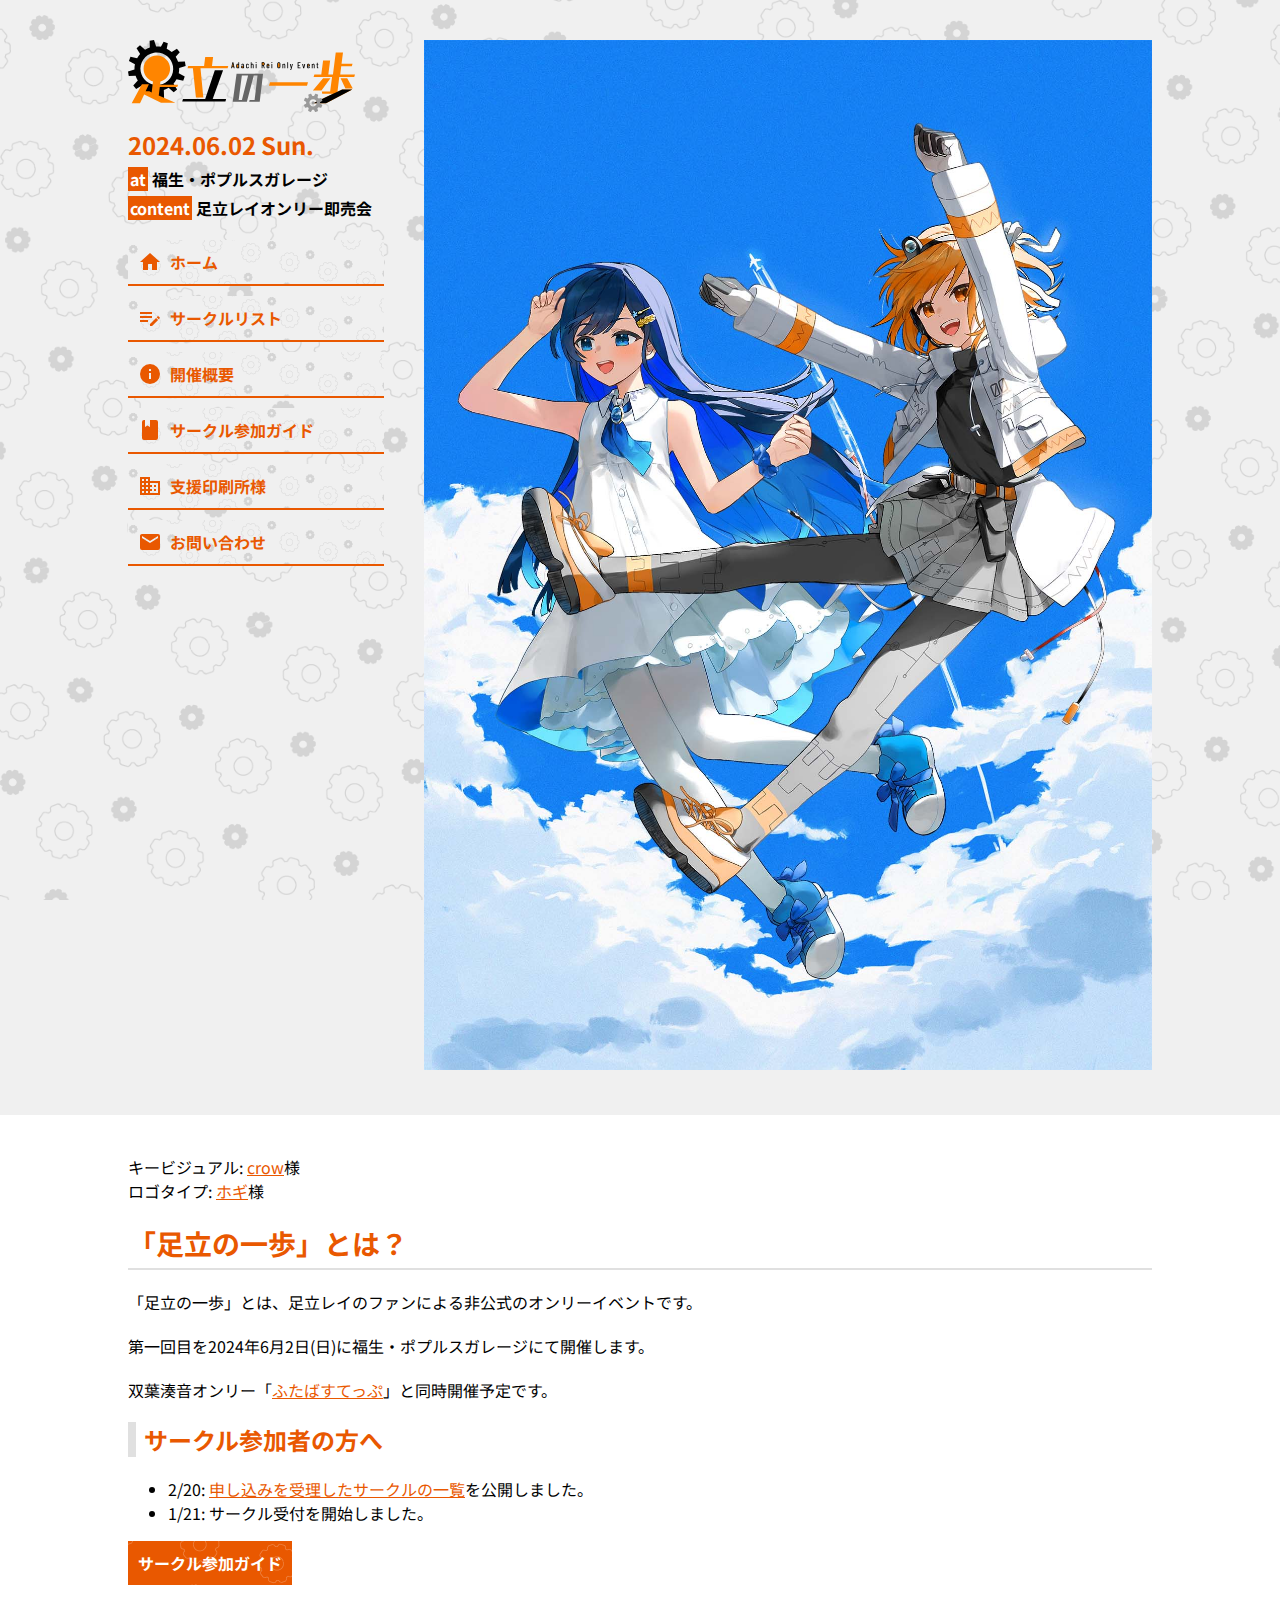
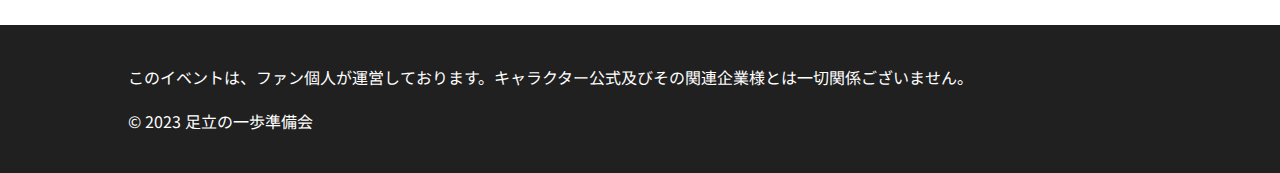
<file: index.html>
<!DOCTYPE html>
<html lang="ja">
  <head>
    <meta charset="UTF-8">
    <meta name="viewport" content="width=device-width">
    <meta name="generator" content="Astro v2.1.5">
    <meta name="generator" content="Nectarition Sakura v5.0">

    <meta name="description" content="2024年6月2日、福生・ポプルスガレージにて開催される、足立レイオンリー即売会「足立の一歩」の特設サイトです。">

    <meta property="og:title" content="足立の一歩">
    <meta property="og:site_name" content="足立レイオンリー即売会「足立の一歩」">
    <meta property="og:image" content="https://adachinoippo.net/assets/brand/icon.png">
    <meta property="og:url" content="https://adachinoippo.net/">
    <meta property="og:description" content="2024年6月2日、福生・ポプルスガレージにて開催される、足立レイオンリー即売会「足立の一歩」の特設サイトです。">

    <meta name="twitter:card" content="summary">
    <meta name="twitter:site" content="@adachinoippo">
    <meta name="twitter:title" content="足立の一歩">
    <meta name="twitter:description" content="2024年6月2日、福生・ポプルスガレージにて開催される、足立レイオンリー即売会「足立の一歩」の特設サイトです。">
    <meta name="twitter:image" content="https://adachinoippo.net/assets/brand/icon.png">

    <title>足立の一歩</title>
  <link rel="stylesheet" href="/_astro/index.56807720.css" />
<link rel="stylesheet" href="/_astro/index.4feb16f9.css" /></head>
  <body>
    <div class="container astro-PGYRFWSH">
    <nav class="nav astro-PGYRFWSH">
      <div class="sidebar astro-ODYPCP2Q">
  <div class="meta astro-ODYPCP2Q">
    <div class="meta_logotype astro-ODYPCP2Q">
      <a href="/" class="astro-ODYPCP2Q"><img class="logotype astro-ODYPCP2Q" src="/assets/brand/logotype.svg"></a>
    </div>
    <div class="meta_item meta_item-date astro-ODYPCP2Q">
      2024.06.02 Sun.
    </div>
    <div class="meta_item astro-ODYPCP2Q">
      <span class="label astro-ODYPCP2Q">at</span>
      福生・ポプルスガレージ
    </div>
    <div class="meta_item astro-ODYPCP2Q">
      <span class="label astro-ODYPCP2Q">content</span>
      足立レイオンリー即売会
    </div>
  </div>
  <div class="menu astro-2J44JLRM">
    <div id="menuControl" class="astro-2J44JLRM">
      <a id="openMenu" class="item single astro-JROV5SSF">
  <span class="item_icon astro-JROV5SSF"><svg class="astro-JROV5SSF" astro-icon="mdi:menu">
    
    <use xlink:href="#astroicon:mdi:menu"></use>
</svg></span>
  <span class="item_name astro-JROV5SSF">メニュー</span>
</a>
      <a id="closeMenu" class="item single astro-JROV5SSF">
  <span class="item_icon astro-JROV5SSF"><svg class="astro-JROV5SSF" astro-icon="mdi:close">
    
    <use xlink:href="#astroicon:mdi:close"></use>
</svg></span>
  <span class="item_name astro-JROV5SSF">閉じる</span>
</a>
    </div>
    <div id="menuItems" class="astro-2J44JLRM">
      <a class="item undefined astro-JROV5SSF" href="/">
  <span class="item_icon astro-JROV5SSF"><svg class="astro-JROV5SSF" astro-icon="mdi:home">
    
    <use xlink:href="#astroicon:mdi:home"></use>
</svg></span>
  <span class="item_name astro-JROV5SSF">ホーム</span>
</a>
      <a class="item undefined astro-JROV5SSF" href="/list">
  <span class="item_icon astro-JROV5SSF"><svg class="astro-JROV5SSF" astro-icon="mdi:playlist-edit">
    
    <use xlink:href="#astroicon:mdi:playlist-edit"></use>
</svg></span>
  <span class="item_name astro-JROV5SSF">サークルリスト</span>
</a><a class="item undefined astro-JROV5SSF" href="/detail">
  <span class="item_icon astro-JROV5SSF"><svg class="astro-JROV5SSF" astro-icon="mdi:information">
    
    <use xlink:href="#astroicon:mdi:information"></use>
</svg></span>
  <span class="item_name astro-JROV5SSF">開催概要</span>
</a><a class="item undefined astro-JROV5SSF" href="/join">
  <span class="item_icon astro-JROV5SSF"><svg class="astro-JROV5SSF" astro-icon="mdi:book">
    
    <use xlink:href="#astroicon:mdi:book"></use>
</svg></span>
  <span class="item_name astro-JROV5SSF">サークル参加ガイド</span>
</a><a class="item undefined astro-JROV5SSF" href="/printing">
  <span class="item_icon astro-JROV5SSF"><svg class="astro-JROV5SSF" astro-icon="mdi:domain">
    
    <use xlink:href="#astroicon:mdi:domain"></use>
</svg></span>
  <span class="item_name astro-JROV5SSF">支援印刷所様</span>
</a><a class="item undefined astro-JROV5SSF" href="/contact">
  <span class="item_icon astro-JROV5SSF"><svg class="astro-JROV5SSF" astro-icon="mdi:email">
    
    <use xlink:href="#astroicon:mdi:email"></use>
</svg></span>
  <span class="item_name astro-JROV5SSF">お問い合わせ</span>
</a>
    </div>
  </div>
<svg style="position: absolute; width: 0; height: 0; overflow: hidden;" aria-hidden="true" astro-icon-spritesheet>
    <symbol viewBox="0 0 24 24" id="astroicon:mdi:menu"><path fill="currentColor" d="M3 6h18v2H3V6m0 5h18v2H3v-2m0 5h18v2H3v-2z"/></symbol><symbol viewBox="0 0 24 24" id="astroicon:mdi:close"><path fill="currentColor" d="M19 6.41 17.59 5 12 10.59 6.41 5 5 6.41 10.59 12 5 17.59 6.41 19 12 13.41 17.59 19 19 17.59 13.41 12 19 6.41z"/></symbol><symbol viewBox="0 0 24 24" id="astroicon:mdi:home"><path fill="currentColor" d="M10 20v-6h4v6h5v-8h3L12 3 2 12h3v8h5z"/></symbol><symbol viewBox="0 0 24 24" id="astroicon:mdi:playlist-edit"><path fill="currentColor" d="M2 6v2h12V6H2m0 4v2h12v-2H2m18.04.13c-.14 0-.28.06-.39.17l-1 1 2.05 2.05 1-1c.22-.21.22-.56 0-.77l-1.28-1.28a.533.533 0 0 0-.38-.17m-1.97 1.75L12 17.94V20h2.06l6.06-6.07-2.05-2.05M2 14v2h8v-2H2z"/></symbol><symbol viewBox="0 0 24 24" id="astroicon:mdi:information"><path fill="currentColor" d="M13 9h-2V7h2m0 10h-2v-6h2m-1-9A10 10 0 0 0 2 12a10 10 0 0 0 10 10 10 10 0 0 0 10-10A10 10 0 0 0 12 2z"/></symbol><symbol viewBox="0 0 24 24" id="astroicon:mdi:book"><path fill="currentColor" d="M18 22a2 2 0 0 0 2-2V4a2 2 0 0 0-2-2h-6v7L9.5 7.5 7 9V2H6a2 2 0 0 0-2 2v16a2 2 0 0 0 2 2h12z"/></symbol><symbol viewBox="0 0 24 24" id="astroicon:mdi:domain"><path fill="currentColor" d="M18 15h-2v2h2m0-6h-2v2h2m2 6h-8v-2h2v-2h-2v-2h2v-2h-2V9h8M10 7H8V5h2m0 6H8V9h2m0 6H8v-2h2m0 6H8v-2h2M6 7H4V5h2m0 6H4V9h2m0 6H4v-2h2m0 6H4v-2h2m6-10V3H2v18h20V7H12z"/></symbol><symbol viewBox="0 0 24 24" id="astroicon:mdi:email"><path fill="currentColor" d="m20 8-8 5-8-5V6l8 5 8-5m0-2H4c-1.11 0-2 .89-2 2v12a2 2 0 0 0 2 2h16a2 2 0 0 0 2-2V6a2 2 0 0 0-2-2z"/></symbol>
</svg>
<script lang="ts">
  document.querySelector("#closeMenu").classList.add("hide");

  document.querySelector("#openMenu").addEventListener("click", () => {
    document.querySelector("#openMenu").classList.add("hide");
    document.querySelector("#closeMenu").classList.remove("hide");
    document.querySelector("#menuItems").classList.add("expanded");
  });
  document.querySelector("#closeMenu").addEventListener("click", () => {
    document.querySelector("#openMenu").classList.remove("hide");
    document.querySelector("#closeMenu").classList.add("hide");
    document.querySelector("#menuItems").classList.remove("expanded");
  });
  document.querySelector("#menuItems");
</script>

</div>
    </nav>
    <div class="hero astro-PGYRFWSH">
      <img class="heroImage astro-PGYRFWSH" src="/assets/brand/keyvisual.jpg">
    </div>
  </div><main class="main astro-PGYRFWSH">
    <p>キービジュアル: <a href="https://x.com/crow_crowd24">crow</a>様<br>
ロゴタイプ: <a href="https://x.com/hogi_super">ホギ</a>様</p>
<h2 id="足立の一歩とは">「足立の一歩」とは？</h2>
<p>「足立の一歩」とは、足立レイのファンによる非公式のオンリーイベントです。</p>
<p>第一回目を2024年6月2日(日)に福生・ポプルスガレージにて開催します。</p>
<p>双葉湊音オンリー「<a href="https://futabastep.net">ふたばすてっぷ</a>」と同時開催予定です。</p>
<h3 id="サークル参加者の方へ">サークル参加者の方へ</h3>
<ul>
<li>2/20: <a href="/list">申し込みを受理したサークルの一覧</a>を公開しました。</li>
<li>1/21: サークル受付を開始しました。</li>
</ul>
<p class="btn_wrap">
  <a class="btn btn-primary" href="/join">サークル参加ガイド</a>
</p>
  </main><footer class="footer astro-PGYRFWSH">
    <div class="footer astro-MTXGG6PP">
  <p class="astro-MTXGG6PP">
    このイベントは、ファン個人が運営しております。キャラクター公式及びその関連企業様とは一切関係ございません。
  </p>
  <div class="brandArea astro-MTXGG6PP">
    <p class="astro-MTXGG6PP">
      &copy; 2023
      足立の一歩準備会
    </p>
    
  </div>
</div>
  </footer>
  </body></html>
</file>
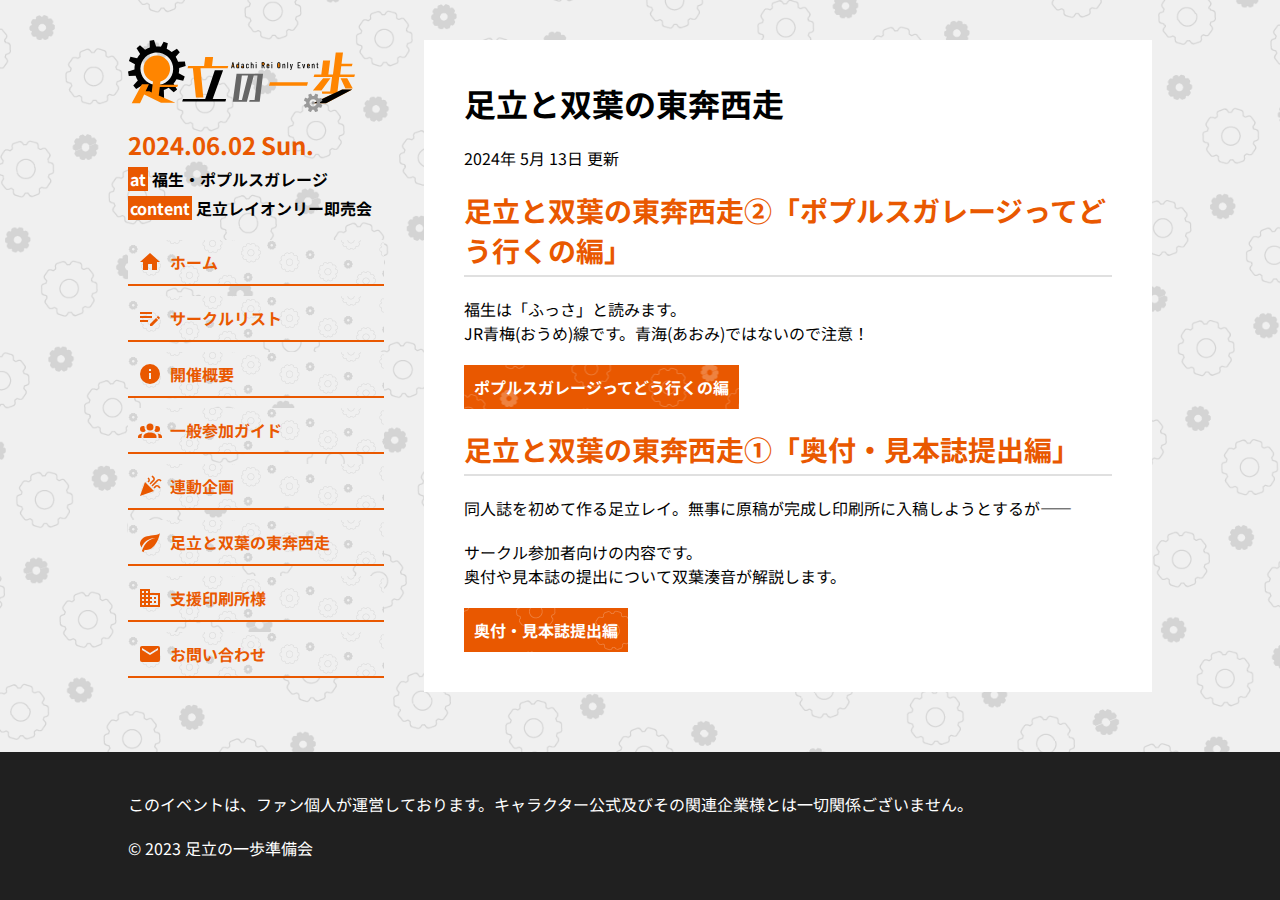
<file: beginners/index.html>
<!DOCTYPE html>
<html lang="ja">
  <head>
    <meta charset="UTF-8">
    <meta name="viewport" content="width=device-width">
    <meta name="generator" content="Astro v2.1.5">
    <meta name="generator" content="Nectarition Sakura v5.0">

    <meta name="description" content="2024年6月2日、福生・ポプルスガレージにて開催される、足立レイオンリー即売会「足立の一歩」の特設サイトです。">

    <meta property="og:title" content="足立と双葉の東奔西走 - 足立の一歩">
    <meta property="og:site_name" content="足立レイオンリー即売会「足立の一歩」">
    <meta property="og:image" content="https://adachinoippo.net/assets/brand/icon.png">
    <meta property="og:url" content="https://adachinoippo.net/">
    <meta property="og:description" content="2024年6月2日、福生・ポプルスガレージにて開催される、足立レイオンリー即売会「足立の一歩」の特設サイトです。">

    <meta name="twitter:card" content="summary">
    <meta name="twitter:site" content="@adachinoippo">
    <meta name="twitter:title" content="足立と双葉の東奔西走 - 足立の一歩">
    <meta name="twitter:description" content="2024年6月2日、福生・ポプルスガレージにて開催される、足立レイオンリー即売会「足立の一歩」の特設サイトです。">
    <meta name="twitter:image" content="https://adachinoippo.net/assets/brand/icon.png">

    <title>足立と双葉の東奔西走 - 足立の一歩</title>
  <link rel="stylesheet" href="/_astro/404.8760112d.css" />
<link rel="stylesheet" href="/_astro/index.4f92f3c4.css" /></head>
  <body>
    <div class="container astro-SCKKX6R4">
    <div class="content astro-SCKKX6R4">
      <nav class="astro-SCKKX6R4">
        <div class="sidebar astro-ODYPCP2Q">
  <div class="meta astro-ODYPCP2Q">
    <div class="meta_logotype astro-ODYPCP2Q">
      <a href="/" class="astro-ODYPCP2Q"><img class="logotype astro-ODYPCP2Q" src="/assets/brand/logotype.svg"></a>
    </div>
    <div class="meta_item meta_item-date astro-ODYPCP2Q">
      2024.06.02 Sun.
    </div>
    <div class="meta_item astro-ODYPCP2Q">
      <span class="label astro-ODYPCP2Q">at</span>
      福生・ポプルスガレージ
    </div>
    <div class="meta_item astro-ODYPCP2Q">
      <span class="label astro-ODYPCP2Q">content</span>
      足立レイオンリー即売会
    </div>
  </div>
  <div class="menu astro-2J44JLRM">
    <div id="menuControl" class="astro-2J44JLRM">
      <a id="openMenu" class="item single astro-JROV5SSF">
  <span class="item_icon astro-JROV5SSF"><svg class="astro-JROV5SSF" astro-icon="mdi:menu">
    
    <use xlink:href="#astroicon:mdi:menu"></use>
</svg></span>
  <span class="item_name astro-JROV5SSF">メニュー</span>
</a>
      <a id="closeMenu" class="item single astro-JROV5SSF">
  <span class="item_icon astro-JROV5SSF"><svg class="astro-JROV5SSF" astro-icon="mdi:close">
    
    <use xlink:href="#astroicon:mdi:close"></use>
</svg></span>
  <span class="item_name astro-JROV5SSF">閉じる</span>
</a>
    </div>
    <div id="menuItems" class="astro-2J44JLRM">
      <a class="item undefined astro-JROV5SSF" href="/">
  <span class="item_icon astro-JROV5SSF"><svg class="astro-JROV5SSF" astro-icon="mdi:home">
    
    <use xlink:href="#astroicon:mdi:home"></use>
</svg></span>
  <span class="item_name astro-JROV5SSF">ホーム</span>
</a>
      <a class="item undefined astro-JROV5SSF" href="/list">
  <span class="item_icon astro-JROV5SSF"><svg class="astro-JROV5SSF" astro-icon="mdi:playlist-edit">
    
    <use xlink:href="#astroicon:mdi:playlist-edit"></use>
</svg></span>
  <span class="item_name astro-JROV5SSF">サークルリスト</span>
</a><a class="item undefined astro-JROV5SSF" href="/detail">
  <span class="item_icon astro-JROV5SSF"><svg class="astro-JROV5SSF" astro-icon="mdi:information">
    
    <use xlink:href="#astroicon:mdi:information"></use>
</svg></span>
  <span class="item_name astro-JROV5SSF">開催概要</span>
</a><a class="item undefined astro-JROV5SSF" href="/general">
  <span class="item_icon astro-JROV5SSF"><svg class="astro-JROV5SSF" astro-icon="mdi:account-group">
    
    <use xlink:href="#astroicon:mdi:account-group"></use>
</svg></span>
  <span class="item_name astro-JROV5SSF">一般参加ガイド</span>
</a><a class="item undefined astro-JROV5SSF" href="/event">
  <span class="item_icon astro-JROV5SSF"><svg class="astro-JROV5SSF" astro-icon="mdi:party-popper">
    
    <use xlink:href="#astroicon:mdi:party-popper"></use>
</svg></span>
  <span class="item_name astro-JROV5SSF">連動企画</span>
</a><a class="item undefined astro-JROV5SSF" href="/beginners">
  <span class="item_icon astro-JROV5SSF"><svg class="astro-JROV5SSF" astro-icon="mdi:leaf">
    
    <use xlink:href="#astroicon:mdi:leaf"></use>
</svg></span>
  <span class="item_name astro-JROV5SSF">足立と双葉の東奔西走</span>
</a><a class="item undefined astro-JROV5SSF" href="/printing">
  <span class="item_icon astro-JROV5SSF"><svg class="astro-JROV5SSF" astro-icon="mdi:domain">
    
    <use xlink:href="#astroicon:mdi:domain"></use>
</svg></span>
  <span class="item_name astro-JROV5SSF">支援印刷所様</span>
</a><a class="item undefined astro-JROV5SSF" href="/contact">
  <span class="item_icon astro-JROV5SSF"><svg class="astro-JROV5SSF" astro-icon="mdi:email">
    
    <use xlink:href="#astroicon:mdi:email"></use>
</svg></span>
  <span class="item_name astro-JROV5SSF">お問い合わせ</span>
</a>
    </div>
  </div>
<svg style="position: absolute; width: 0; height: 0; overflow: hidden;" aria-hidden="true" astro-icon-spritesheet>
    <symbol viewBox="0 0 24 24" id="astroicon:mdi:menu"><path fill="currentColor" d="M3 6h18v2H3V6m0 5h18v2H3v-2m0 5h18v2H3v-2z"/></symbol><symbol viewBox="0 0 24 24" id="astroicon:mdi:close"><path fill="currentColor" d="M19 6.41 17.59 5 12 10.59 6.41 5 5 6.41 10.59 12 5 17.59 6.41 19 12 13.41 17.59 19 19 17.59 13.41 12 19 6.41z"/></symbol><symbol viewBox="0 0 24 24" id="astroicon:mdi:home"><path fill="currentColor" d="M10 20v-6h4v6h5v-8h3L12 3 2 12h3v8h5z"/></symbol><symbol viewBox="0 0 24 24" id="astroicon:mdi:playlist-edit"><path fill="currentColor" d="M2 6v2h12V6H2m0 4v2h12v-2H2m18.04.13c-.14 0-.28.06-.39.17l-1 1 2.05 2.05 1-1c.22-.21.22-.56 0-.77l-1.28-1.28a.533.533 0 0 0-.38-.17m-1.97 1.75L12 17.94V20h2.06l6.06-6.07-2.05-2.05M2 14v2h8v-2H2z"/></symbol><symbol viewBox="0 0 24 24" id="astroicon:mdi:information"><path fill="currentColor" d="M13 9h-2V7h2m0 10h-2v-6h2m-1-9A10 10 0 0 0 2 12a10 10 0 0 0 10 10 10 10 0 0 0 10-10A10 10 0 0 0 12 2z"/></symbol><symbol viewBox="0 0 24 24" id="astroicon:mdi:account-group"><path fill="currentColor" d="M12 5.5A3.5 3.5 0 0 1 15.5 9a3.5 3.5 0 0 1-3.5 3.5A3.5 3.5 0 0 1 8.5 9 3.5 3.5 0 0 1 12 5.5M5 8c.56 0 1.08.15 1.53.42-.15 1.43.27 2.85 1.13 3.96C7.16 13.34 6.16 14 5 14a3 3 0 0 1-3-3 3 3 0 0 1 3-3m14 0a3 3 0 0 1 3 3 3 3 0 0 1-3 3c-1.16 0-2.16-.66-2.66-1.62a5.536 5.536 0 0 0 1.13-3.96c.45-.27.97-.42 1.53-.42M5.5 18.25c0-2.07 2.91-3.75 6.5-3.75s6.5 1.68 6.5 3.75V20h-13v-1.75M0 20v-1.5c0-1.39 1.89-2.56 4.45-2.9-.59.68-.95 1.62-.95 2.65V20H0m24 0h-3.5v-1.75c0-1.03-.36-1.97-.95-2.65 2.56.34 4.45 1.51 4.45 2.9V20z"/></symbol><symbol viewBox="0 0 24 24" id="astroicon:mdi:party-popper"><path fill="currentColor" d="m14.53 1.45-1.08 1.08 1.6 1.6c.22.25.33.54.33.87s-.11.64-.33.86L11.5 9.47l1 1.08 3.63-3.61c.53-.59.79-1.24.79-1.94s-.26-1.36-.79-1.95l-1.6-1.6m-3.98 2.02L9.47 4.55l.61.56c.22.22.33.52.33.89s-.11.67-.33.89l-.61.56 1.08 1.08.56-.61c.53-.59.8-1.23.8-1.92 0-.72-.27-1.37-.8-1.97l-.56-.56M21 5.06c-.69 0-1.33.27-1.92.8l-5.63 5.64 1.08 1 5.58-5.56c.25-.25.55-.38.89-.38s.64.13.89.38l.61.61 1.03-1.08-.56-.61c-.59-.53-1.25-.8-1.97-.8M7 8 2 22l14-5-9-9m12 3.06c-.7 0-1.34.27-1.94.8l-1.59 1.59 1.08 1.08 1.59-1.59c.25-.25.53-.38.86-.38.33 0 .63.13.88.38l1.62 1.59 1.05-1.03-1.6-1.64c-.59-.53-1.25-.8-1.95-.8z"/></symbol><symbol viewBox="0 0 24 24" id="astroicon:mdi:leaf"><path fill="currentColor" d="M17 8C8 10 5.9 16.17 3.82 21.34l1.89.66.95-2.3c.48.17.98.3 1.34.3C19 20 22 3 22 3c-1 2-8 2.25-13 3.25S2 11.5 2 13.5s1.75 3.75 1.75 3.75C7 8 17 8 17 8z"/></symbol><symbol viewBox="0 0 24 24" id="astroicon:mdi:domain"><path fill="currentColor" d="M18 15h-2v2h2m0-6h-2v2h2m2 6h-8v-2h2v-2h-2v-2h2v-2h-2V9h8M10 7H8V5h2m0 6H8V9h2m0 6H8v-2h2m0 6H8v-2h2M6 7H4V5h2m0 6H4V9h2m0 6H4v-2h2m0 6H4v-2h2m6-10V3H2v18h20V7H12z"/></symbol><symbol viewBox="0 0 24 24" id="astroicon:mdi:email"><path fill="currentColor" d="m20 8-8 5-8-5V6l8 5 8-5m0-2H4c-1.11 0-2 .89-2 2v12a2 2 0 0 0 2 2h16a2 2 0 0 0 2-2V6a2 2 0 0 0-2-2z"/></symbol>
</svg>
<script lang="ts">
  document.querySelector("#closeMenu").classList.add("hide");

  document.querySelector("#openMenu").addEventListener("click", () => {
    document.querySelector("#openMenu").classList.add("hide");
    document.querySelector("#closeMenu").classList.remove("hide");
    document.querySelector("#menuItems").classList.add("expanded");
  });
  document.querySelector("#closeMenu").addEventListener("click", () => {
    document.querySelector("#openMenu").classList.remove("hide");
    document.querySelector("#closeMenu").classList.add("hide");
    document.querySelector("#menuItems").classList.remove("expanded");
  });
  document.querySelector("#menuItems");
</script>

</div>
      </nav>
      <main class="astro-SCKKX6R4">
        <h1>足立と双葉の東奔西走</h1><p>2024年 5月 13日 更新</p>
<h2 id="足立と双葉の東奔西走ポプルスガレージってどう行くの編">足立と双葉の東奔西走②「ポプルスガレージってどう行くの編」</h2>
<p>福生は「ふっさ」と読みます。<br>
JR青梅(おうめ)線です。青海(あおみ)ではないので注意！</p>
<p class="btn_wrap">
  <a class="btn btn-primary" href="/beginners/02-access">ポプルスガレージってどう行くの編</a>
</p>
<h2 id="足立と双葉の東奔西走奥付見本誌提出編">足立と双葉の東奔西走①「奥付・見本誌提出編」</h2>
<p>同人誌を初めて作る足立レイ。無事に原稿が完成し印刷所に入稿しようとするが——</p>
<p>サークル参加者向けの内容です。<br>
奥付や見本誌の提出について双葉湊音が解説します。</p>
<p class="btn_wrap">
  <a class="btn btn-primary" href="/beginners/01-circle">奥付・見本誌提出編</a>
</p>
      </main>
    </div>
    <footer class="astro-SCKKX6R4">
      <div class="footer astro-MTXGG6PP">
  <p class="astro-MTXGG6PP">
    このイベントは、ファン個人が運営しております。キャラクター公式及びその関連企業様とは一切関係ございません。
  </p>
  <div class="brandArea astro-MTXGG6PP">
    <p class="astro-MTXGG6PP">
      &copy; 2023
      足立の一歩準備会
    </p>
    
  </div>
</div>
    </footer>
  </div>
  </body></html>
</file>
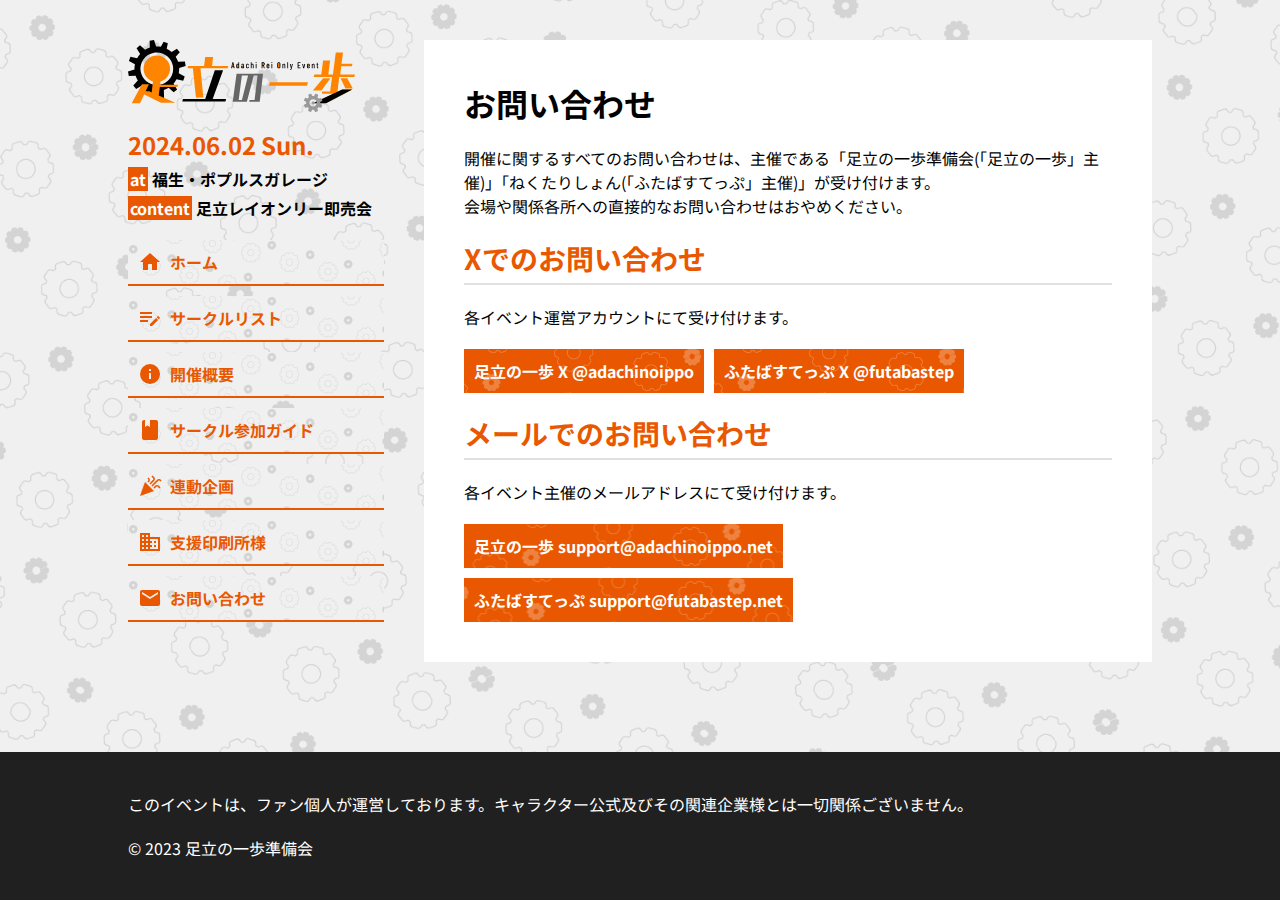
<file: contact/index.html>
<!DOCTYPE html>
<html lang="ja">
  <head>
    <meta charset="UTF-8">
    <meta name="viewport" content="width=device-width">
    <meta name="generator" content="Astro v2.1.5">
    <meta name="generator" content="Nectarition Sakura v5.0">

    <meta name="description" content="2024年6月2日、福生・ポプルスガレージにて開催される、足立レイオンリー即売会「足立の一歩」の特設サイトです。">

    <meta property="og:title" content="お問い合わせ - 足立の一歩">
    <meta property="og:site_name" content="足立レイオンリー即売会「足立の一歩」">
    <meta property="og:image" content="https://adachinoippo.net/assets/brand/icon.png">
    <meta property="og:url" content="https://adachinoippo.net/">
    <meta property="og:description" content="2024年6月2日、福生・ポプルスガレージにて開催される、足立レイオンリー即売会「足立の一歩」の特設サイトです。">

    <meta name="twitter:card" content="summary">
    <meta name="twitter:site" content="@adachinoippo">
    <meta name="twitter:title" content="お問い合わせ - 足立の一歩">
    <meta name="twitter:description" content="2024年6月2日、福生・ポプルスガレージにて開催される、足立レイオンリー即売会「足立の一歩」の特設サイトです。">
    <meta name="twitter:image" content="https://adachinoippo.net/assets/brand/icon.png">

    <title>お問い合わせ - 足立の一歩</title>
  <link rel="stylesheet" href="/_astro/index.05288d60.css" />
<link rel="stylesheet" href="/_astro/_...slug_.11195c7d.css" /></head>
  <body>
    <div class="container astro-SCKKX6R4">
    <div class="content astro-SCKKX6R4">
      <nav class="astro-SCKKX6R4">
        <div class="sidebar astro-ODYPCP2Q">
  <div class="meta astro-ODYPCP2Q">
    <div class="meta_logotype astro-ODYPCP2Q">
      <a href="/" class="astro-ODYPCP2Q"><img class="logotype astro-ODYPCP2Q" src="/assets/brand/logotype.svg"></a>
    </div>
    <div class="meta_item meta_item-date astro-ODYPCP2Q">
      2024.06.02 Sun.
    </div>
    <div class="meta_item astro-ODYPCP2Q">
      <span class="label astro-ODYPCP2Q">at</span>
      福生・ポプルスガレージ
    </div>
    <div class="meta_item astro-ODYPCP2Q">
      <span class="label astro-ODYPCP2Q">content</span>
      足立レイオンリー即売会
    </div>
  </div>
  <div class="menu astro-2J44JLRM">
    <div id="menuControl" class="astro-2J44JLRM">
      <a id="openMenu" class="item single astro-JROV5SSF">
  <span class="item_icon astro-JROV5SSF"><svg class="astro-JROV5SSF" astro-icon="mdi:menu">
    
    <use xlink:href="#astroicon:mdi:menu"></use>
</svg></span>
  <span class="item_name astro-JROV5SSF">メニュー</span>
</a>
      <a id="closeMenu" class="item single astro-JROV5SSF">
  <span class="item_icon astro-JROV5SSF"><svg class="astro-JROV5SSF" astro-icon="mdi:close">
    
    <use xlink:href="#astroicon:mdi:close"></use>
</svg></span>
  <span class="item_name astro-JROV5SSF">閉じる</span>
</a>
    </div>
    <div id="menuItems" class="astro-2J44JLRM">
      <a class="item undefined astro-JROV5SSF" href="/">
  <span class="item_icon astro-JROV5SSF"><svg class="astro-JROV5SSF" astro-icon="mdi:home">
    
    <use xlink:href="#astroicon:mdi:home"></use>
</svg></span>
  <span class="item_name astro-JROV5SSF">ホーム</span>
</a>
      <a class="item undefined astro-JROV5SSF" href="/list">
  <span class="item_icon astro-JROV5SSF"><svg class="astro-JROV5SSF" astro-icon="mdi:playlist-edit">
    
    <use xlink:href="#astroicon:mdi:playlist-edit"></use>
</svg></span>
  <span class="item_name astro-JROV5SSF">サークルリスト</span>
</a><a class="item undefined astro-JROV5SSF" href="/detail">
  <span class="item_icon astro-JROV5SSF"><svg class="astro-JROV5SSF" astro-icon="mdi:information">
    
    <use xlink:href="#astroicon:mdi:information"></use>
</svg></span>
  <span class="item_name astro-JROV5SSF">開催概要</span>
</a><a class="item undefined astro-JROV5SSF" href="/join">
  <span class="item_icon astro-JROV5SSF"><svg class="astro-JROV5SSF" astro-icon="mdi:book">
    
    <use xlink:href="#astroicon:mdi:book"></use>
</svg></span>
  <span class="item_name astro-JROV5SSF">サークル参加ガイド</span>
</a><a class="item undefined astro-JROV5SSF" href="/event">
  <span class="item_icon astro-JROV5SSF"><svg class="astro-JROV5SSF" astro-icon="mdi:party-popper">
    
    <use xlink:href="#astroicon:mdi:party-popper"></use>
</svg></span>
  <span class="item_name astro-JROV5SSF">連動企画</span>
</a><a class="item undefined astro-JROV5SSF" href="/printing">
  <span class="item_icon astro-JROV5SSF"><svg class="astro-JROV5SSF" astro-icon="mdi:domain">
    
    <use xlink:href="#astroicon:mdi:domain"></use>
</svg></span>
  <span class="item_name astro-JROV5SSF">支援印刷所様</span>
</a><a class="item undefined astro-JROV5SSF" href="/contact">
  <span class="item_icon astro-JROV5SSF"><svg class="astro-JROV5SSF" astro-icon="mdi:email">
    
    <use xlink:href="#astroicon:mdi:email"></use>
</svg></span>
  <span class="item_name astro-JROV5SSF">お問い合わせ</span>
</a>
    </div>
  </div>
<svg style="position: absolute; width: 0; height: 0; overflow: hidden;" aria-hidden="true" astro-icon-spritesheet>
    <symbol viewBox="0 0 24 24" id="astroicon:mdi:menu"><path fill="currentColor" d="M3 6h18v2H3V6m0 5h18v2H3v-2m0 5h18v2H3v-2z"/></symbol><symbol viewBox="0 0 24 24" id="astroicon:mdi:close"><path fill="currentColor" d="M19 6.41 17.59 5 12 10.59 6.41 5 5 6.41 10.59 12 5 17.59 6.41 19 12 13.41 17.59 19 19 17.59 13.41 12 19 6.41z"/></symbol><symbol viewBox="0 0 24 24" id="astroicon:mdi:home"><path fill="currentColor" d="M10 20v-6h4v6h5v-8h3L12 3 2 12h3v8h5z"/></symbol><symbol viewBox="0 0 24 24" id="astroicon:mdi:playlist-edit"><path fill="currentColor" d="M2 6v2h12V6H2m0 4v2h12v-2H2m18.04.13c-.14 0-.28.06-.39.17l-1 1 2.05 2.05 1-1c.22-.21.22-.56 0-.77l-1.28-1.28a.533.533 0 0 0-.38-.17m-1.97 1.75L12 17.94V20h2.06l6.06-6.07-2.05-2.05M2 14v2h8v-2H2z"/></symbol><symbol viewBox="0 0 24 24" id="astroicon:mdi:information"><path fill="currentColor" d="M13 9h-2V7h2m0 10h-2v-6h2m-1-9A10 10 0 0 0 2 12a10 10 0 0 0 10 10 10 10 0 0 0 10-10A10 10 0 0 0 12 2z"/></symbol><symbol viewBox="0 0 24 24" id="astroicon:mdi:book"><path fill="currentColor" d="M18 22a2 2 0 0 0 2-2V4a2 2 0 0 0-2-2h-6v7L9.5 7.5 7 9V2H6a2 2 0 0 0-2 2v16a2 2 0 0 0 2 2h12z"/></symbol><symbol viewBox="0 0 24 24" id="astroicon:mdi:party-popper"><path fill="currentColor" d="m14.53 1.45-1.08 1.08 1.6 1.6c.22.25.33.54.33.87s-.11.64-.33.86L11.5 9.47l1 1.08 3.63-3.61c.53-.59.79-1.24.79-1.94s-.26-1.36-.79-1.95l-1.6-1.6m-3.98 2.02L9.47 4.55l.61.56c.22.22.33.52.33.89s-.11.67-.33.89l-.61.56 1.08 1.08.56-.61c.53-.59.8-1.23.8-1.92 0-.72-.27-1.37-.8-1.97l-.56-.56M21 5.06c-.69 0-1.33.27-1.92.8l-5.63 5.64 1.08 1 5.58-5.56c.25-.25.55-.38.89-.38s.64.13.89.38l.61.61 1.03-1.08-.56-.61c-.59-.53-1.25-.8-1.97-.8M7 8 2 22l14-5-9-9m12 3.06c-.7 0-1.34.27-1.94.8l-1.59 1.59 1.08 1.08 1.59-1.59c.25-.25.53-.38.86-.38.33 0 .63.13.88.38l1.62 1.59 1.05-1.03-1.6-1.64c-.59-.53-1.25-.8-1.95-.8z"/></symbol><symbol viewBox="0 0 24 24" id="astroicon:mdi:domain"><path fill="currentColor" d="M18 15h-2v2h2m0-6h-2v2h2m2 6h-8v-2h2v-2h-2v-2h2v-2h-2V9h8M10 7H8V5h2m0 6H8V9h2m0 6H8v-2h2m0 6H8v-2h2M6 7H4V5h2m0 6H4V9h2m0 6H4v-2h2m0 6H4v-2h2m6-10V3H2v18h20V7H12z"/></symbol><symbol viewBox="0 0 24 24" id="astroicon:mdi:email"><path fill="currentColor" d="m20 8-8 5-8-5V6l8 5 8-5m0-2H4c-1.11 0-2 .89-2 2v12a2 2 0 0 0 2 2h16a2 2 0 0 0 2-2V6a2 2 0 0 0-2-2z"/></symbol>
</svg>
<script lang="ts">
  document.querySelector("#closeMenu").classList.add("hide");

  document.querySelector("#openMenu").addEventListener("click", () => {
    document.querySelector("#openMenu").classList.add("hide");
    document.querySelector("#closeMenu").classList.remove("hide");
    document.querySelector("#menuItems").classList.add("expanded");
  });
  document.querySelector("#closeMenu").addEventListener("click", () => {
    document.querySelector("#openMenu").classList.remove("hide");
    document.querySelector("#closeMenu").classList.add("hide");
    document.querySelector("#menuItems").classList.remove("expanded");
  });
  document.querySelector("#menuItems");
</script>

</div>
      </nav>
      <main class="astro-SCKKX6R4">
        <h1>お問い合わせ</h1><p>開催に関するすべてのお問い合わせは、主催である「足立の一歩準備会(「足立の一歩」主催)」「ねくたりしょん(「ふたばすてっぷ」主催)」が受け付けます。<br>
会場や関係各所への直接的なお問い合わせはおやめください。</p>
<h2 id="xでのお問い合わせ">Xでのお問い合わせ</h2>
<p>各イベント運営アカウントにて受け付けます。</p>
<p class="btn_wrap">
  <a class="btn btn-primary" href="https://x.com/adachinoippo">足立の一歩 X @adachinoippo</a>
  <a class="btn btn-primary" href="https://x.com/futabastep">ふたばすてっぷ X @futabastep</a>
</p>
<h2 id="メールでのお問い合わせ">メールでのお問い合わせ</h2>
<p>各イベント主催のメールアドレスにて受け付けます。</p>
<p class="btn_wrap">
  <a class="btn btn-primary" href="mailto:support@adachinoippo.net">足立の一歩 support@adachinoippo.net</a>
  <a class="btn btn-primary" href="mailto:support@futabastep.net">ふたばすてっぷ support@futabastep.net</a>
</p>
      </main>
    </div>
    <footer class="astro-SCKKX6R4">
      <div class="footer astro-MTXGG6PP">
  <p class="astro-MTXGG6PP">
    このイベントは、ファン個人が運営しております。キャラクター公式及びその関連企業様とは一切関係ございません。
  </p>
  <div class="brandArea astro-MTXGG6PP">
    <p class="astro-MTXGG6PP">
      &copy; 2023
      足立の一歩準備会
    </p>
    
  </div>
</div>
    </footer>
  </div>
  </body></html>
</file>
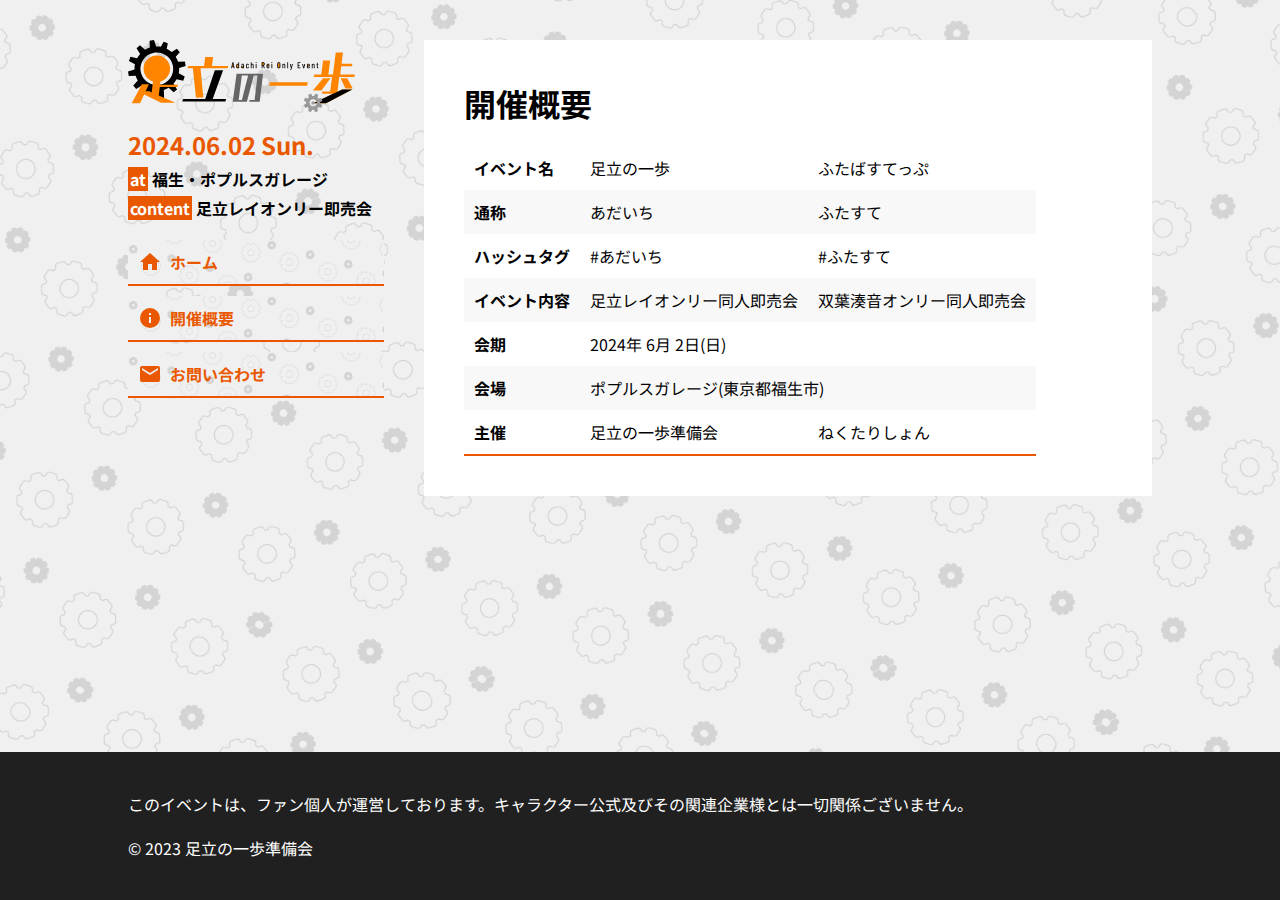
<file: detail/index.html>
<!DOCTYPE html>
<html lang="ja">
  <head>
    <meta charset="UTF-8">
    <meta name="viewport" content="width=device-width">
    <meta name="generator" content="Astro v2.1.5">
    <meta name="generator" content="Nectarition Sakura v5.0">

    <meta name="description" content="2024年6月2日、福生・ポプルスガレージにて開催される、足立レイオンリー即売会「足立の一歩」の特設サイトです。">

    <meta property="og:title" content="開催概要 - 足立の一歩">
    <meta property="og:site_name" content="足立レイオンリー即売会「足立の一歩」">
    <meta property="og:image" content="https://draft.adachinoippo.net/assets/brand/icon.png">
    <meta property="og:url" content="https://draft.adachinoippo.net/">
    <meta property="og:description" content="2024年6月2日、福生・ポプルスガレージにて開催される、足立レイオンリー即売会「足立の一歩」の特設サイトです。">

    <meta name="twitter:card" content="summary">
    <meta name="twitter:site" content="@adachinoippo">
    <meta name="twitter:title" content="開催概要 - 足立の一歩">
    <meta name="twitter:description" content="2024年6月2日、福生・ポプルスガレージにて開催される、足立レイオンリー即売会「足立の一歩」の特設サイトです。">
    <meta name="twitter:image" content="https://draft.adachinoippo.net/assets/brand/icon.png">

    <title>開催概要 - 足立の一歩</title>
  <link rel="stylesheet" href="/_astro/index.ba52dd7f.css" />
<link rel="stylesheet" href="/_astro/_...slug_.11195c7d.css" /></head>
  <body>
    <div class="container astro-SCKKX6R4">
    <div class="content astro-SCKKX6R4">
      <nav class="astro-SCKKX6R4">
        <div class="sidebar astro-ODYPCP2Q">
  <div class="meta astro-ODYPCP2Q">
    <div class="meta_logotype astro-ODYPCP2Q">
      <a href="/" class="astro-ODYPCP2Q"><img class="logotype astro-ODYPCP2Q" src="/assets/brand/logotype.svg"></a>
    </div>
    <div class="meta_item meta_item-date astro-ODYPCP2Q">
      2024.06.02 Sun.
    </div>
    <div class="meta_item astro-ODYPCP2Q">
      <span class="label astro-ODYPCP2Q">at</span>
      福生・ポプルスガレージ
    </div>
    <div class="meta_item astro-ODYPCP2Q">
      <span class="label astro-ODYPCP2Q">content</span>
      足立レイオンリー即売会
    </div>
  </div>
  <div class="menu astro-2J44JLRM">
    <div id="menuControl" class="astro-2J44JLRM">
      <a id="openMenu" class="item single astro-JROV5SSF">
  <span class="item_icon astro-JROV5SSF"><svg class="astro-JROV5SSF" astro-icon="mdi:menu">
    
    <use xlink:href="#astroicon:mdi:menu"></use>
</svg></span>
  <span class="item_name astro-JROV5SSF">メニュー</span>
</a>
      <a id="closeMenu" class="item single astro-JROV5SSF">
  <span class="item_icon astro-JROV5SSF"><svg class="astro-JROV5SSF" astro-icon="mdi:close">
    
    <use xlink:href="#astroicon:mdi:close"></use>
</svg></span>
  <span class="item_name astro-JROV5SSF">閉じる</span>
</a>
    </div>
    <div id="menuItems" class="astro-2J44JLRM">
      <a class="item undefined astro-JROV5SSF" href="/">
  <span class="item_icon astro-JROV5SSF"><svg class="astro-JROV5SSF" astro-icon="mdi:home">
    
    <use xlink:href="#astroicon:mdi:home"></use>
</svg></span>
  <span class="item_name astro-JROV5SSF">ホーム</span>
</a>
      <a class="item undefined astro-JROV5SSF" href="/detail">
  <span class="item_icon astro-JROV5SSF"><svg class="astro-JROV5SSF" astro-icon="mdi:information">
    
    <use xlink:href="#astroicon:mdi:information"></use>
</svg></span>
  <span class="item_name astro-JROV5SSF">開催概要</span>
</a><a class="item undefined astro-JROV5SSF" href="/contact">
  <span class="item_icon astro-JROV5SSF"><svg class="astro-JROV5SSF" astro-icon="mdi:email">
    
    <use xlink:href="#astroicon:mdi:email"></use>
</svg></span>
  <span class="item_name astro-JROV5SSF">お問い合わせ</span>
</a>
    </div>
  </div>
<svg style="position: absolute; width: 0; height: 0; overflow: hidden;" aria-hidden="true" astro-icon-spritesheet>
    <symbol viewBox="0 0 24 24" id="astroicon:mdi:menu"><path fill="currentColor" d="M3 6h18v2H3V6m0 5h18v2H3v-2m0 5h18v2H3v-2z"/></symbol><symbol viewBox="0 0 24 24" id="astroicon:mdi:close"><path fill="currentColor" d="M19 6.41 17.59 5 12 10.59 6.41 5 5 6.41 10.59 12 5 17.59 6.41 19 12 13.41 17.59 19 19 17.59 13.41 12 19 6.41z"/></symbol><symbol viewBox="0 0 24 24" id="astroicon:mdi:home"><path fill="currentColor" d="M10 20v-6h4v6h5v-8h3L12 3 2 12h3v8h5z"/></symbol><symbol viewBox="0 0 24 24" id="astroicon:mdi:information"><path fill="currentColor" d="M13 9h-2V7h2m0 10h-2v-6h2m-1-9A10 10 0 0 0 2 12a10 10 0 0 0 10 10 10 10 0 0 0 10-10A10 10 0 0 0 12 2z"/></symbol><symbol viewBox="0 0 24 24" id="astroicon:mdi:email"><path fill="currentColor" d="m20 8-8 5-8-5V6l8 5 8-5m0-2H4c-1.11 0-2 .89-2 2v12a2 2 0 0 0 2 2h16a2 2 0 0 0 2-2V6a2 2 0 0 0-2-2z"/></symbol>
</svg>
<script lang="ts">
  document.querySelector("#closeMenu").classList.add("hide");

  document.querySelector("#openMenu").addEventListener("click", () => {
    document.querySelector("#openMenu").classList.add("hide");
    document.querySelector("#closeMenu").classList.remove("hide");
    document.querySelector("#menuItems").classList.add("expanded");
  });
  document.querySelector("#closeMenu").addEventListener("click", () => {
    document.querySelector("#openMenu").classList.remove("hide");
    document.querySelector("#closeMenu").classList.add("hide");
    document.querySelector("#menuItems").classList.remove("expanded");
  });
  document.querySelector("#menuItems");
</script>

</div>
      </nav>
      <main class="astro-SCKKX6R4">
        <h1>開催概要</h1><table>
  <tbody>
    <tr>
      <td><b>イベント名</b></td>
      <td>足立の一歩</td>
      <td>ふたばすてっぷ</td>
    </tr>
    <tr>
      <td><b>通称</b></td>
      <td>あだいち</td>
      <td>ふたすて</td>
    </tr>
    <tr>
      <td><b>ハッシュタグ</b></td>
      <td>#あだいち</td>
      <td>#ふたすて</td>
    </tr>
    <tr>
      <td><b>イベント内容</b></td>
      <td>足立レイオンリー同人即売会</td>
      <td>双葉湊音オンリー同人即売会</td>
    </tr>
    <tr>
      <td><b>会期</b></td>
      <td colspan="2">2024年 6月 2日(日)</td>
    </tr>
    <tr>
      <td><b>会場</b></td>
      <td colspan="2">ポプルスガレージ(東京都福生市)</td>
    </tr>
    <tr>
      <td><b>主催</b></td>
      <td>足立の一歩準備会</td>
      <td>ねくたりしょん</td>
    </tr>
  </tbody>
</table>
<!-- ## タイムスケジュール

| | |
| - | - |
| **11月3日(金) 14:00 ～ 18:00** | **Shiobana Groove しおぐる (DJクラブイベント)** |
| **11月4日(土)** | **第二回しおばな祭(本祭)** |
| 12:00 | 開場・開会 |
| 15:00 | 閉会・撤収開始 |
| | (アフターイベントを予定しています) | -->
<!-- ## 開催までのスケジュール

| | |
| - | - |
| 6月17日(土) | サークル参加申込み受付開始 |
| 6月18日(日) | 小春六花オンリーイベント「小春六花はヨーグルトが食べたい２」開催 |
| 7月23日(土) | サークル参加申込み受付終了 |
| 9月30日(土) | 一般参加チケット販売開始 |
| 10月6日(金) | 配置発表 |
| 10月27日(金) | 一般参加チケット販売終了 |
| 11月3日(金) 14:00～18:00 | Shiobana Groove しおぐる(DJクラブイベント) 開催 |
| 11月4日(土) 12:00～15:00 | 第二回しおばな祭 開催 | -->
      </main>
    </div>
    <footer class="astro-SCKKX6R4">
      <div class="footer astro-MTXGG6PP">
  <p class="astro-MTXGG6PP">
    このイベントは、ファン個人が運営しております。キャラクター公式及びその関連企業様とは一切関係ございません。
  </p>
  <div class="brandArea astro-MTXGG6PP">
    <p class="astro-MTXGG6PP">
      &copy; 2023
      足立の一歩準備会
    </p>
    
  </div>
</div>
    </footer>
  </div>
  </body></html>
</file>
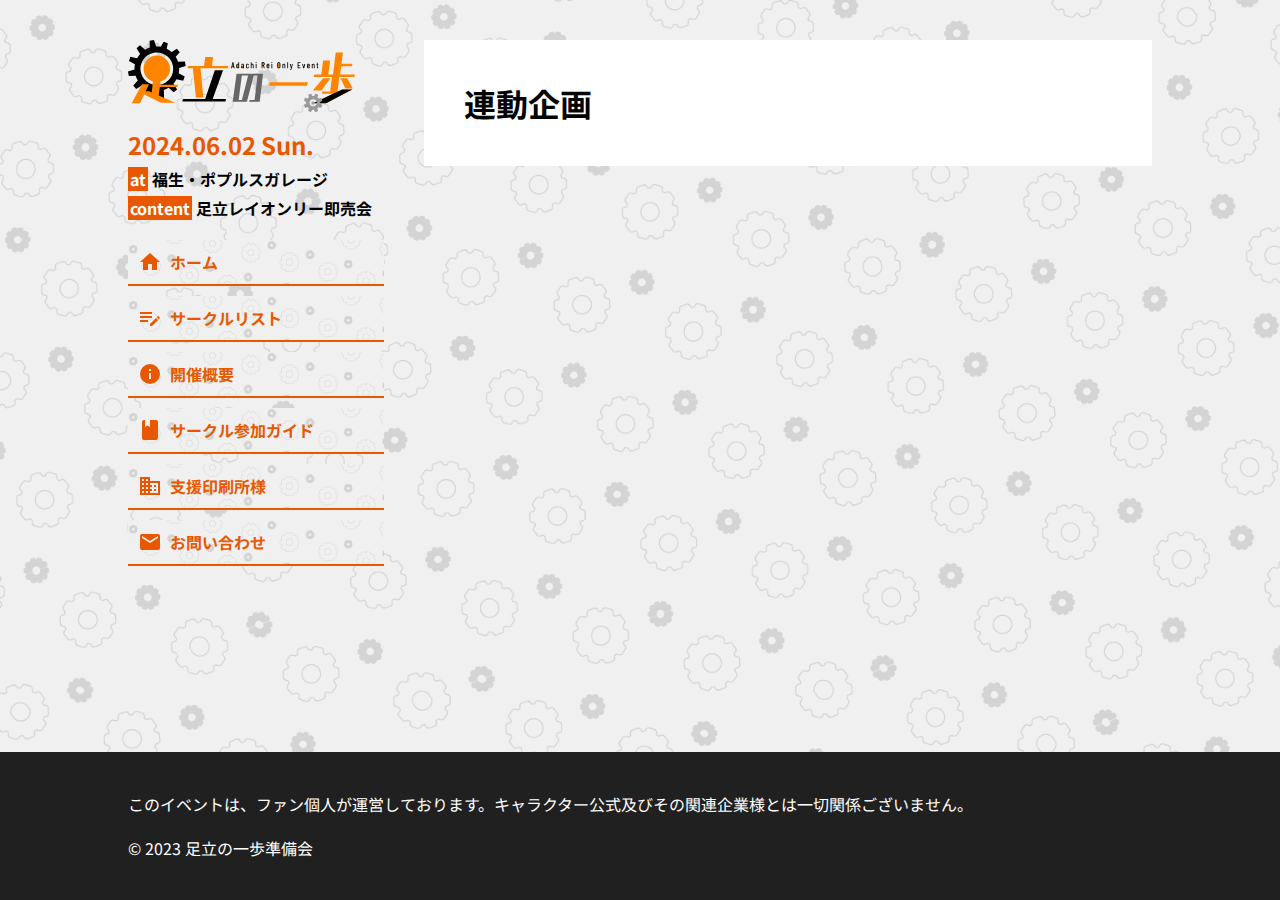
<file: event/index.html>
<!DOCTYPE html>
<html lang="ja">
  <head>
    <meta charset="UTF-8">
    <meta name="viewport" content="width=device-width">
    <meta name="generator" content="Astro v2.1.5">
    <meta name="generator" content="Nectarition Sakura v5.0">

    <meta name="description" content="2024年6月2日、福生・ポプルスガレージにて開催される、足立レイオンリー即売会「足立の一歩」の特設サイトです。">

    <meta property="og:title" content="連動企画 - 足立の一歩">
    <meta property="og:site_name" content="足立レイオンリー即売会「足立の一歩」">
    <meta property="og:image" content="https://adachinoippo.net/assets/brand/icon.png">
    <meta property="og:url" content="https://adachinoippo.net/">
    <meta property="og:description" content="2024年6月2日、福生・ポプルスガレージにて開催される、足立レイオンリー即売会「足立の一歩」の特設サイトです。">

    <meta name="twitter:card" content="summary">
    <meta name="twitter:site" content="@adachinoippo">
    <meta name="twitter:title" content="連動企画 - 足立の一歩">
    <meta name="twitter:description" content="2024年6月2日、福生・ポプルスガレージにて開催される、足立レイオンリー即売会「足立の一歩」の特設サイトです。">
    <meta name="twitter:image" content="https://adachinoippo.net/assets/brand/icon.png">

    <title>連動企画 - 足立の一歩</title>
  <link rel="stylesheet" href="/_astro/index.56807720.css" />
<link rel="stylesheet" href="/_astro/_...slug_.11195c7d.css" /></head>
  <body>
    <div class="container astro-SCKKX6R4">
    <div class="content astro-SCKKX6R4">
      <nav class="astro-SCKKX6R4">
        <div class="sidebar astro-ODYPCP2Q">
  <div class="meta astro-ODYPCP2Q">
    <div class="meta_logotype astro-ODYPCP2Q">
      <a href="/" class="astro-ODYPCP2Q"><img class="logotype astro-ODYPCP2Q" src="/assets/brand/logotype.svg"></a>
    </div>
    <div class="meta_item meta_item-date astro-ODYPCP2Q">
      2024.06.02 Sun.
    </div>
    <div class="meta_item astro-ODYPCP2Q">
      <span class="label astro-ODYPCP2Q">at</span>
      福生・ポプルスガレージ
    </div>
    <div class="meta_item astro-ODYPCP2Q">
      <span class="label astro-ODYPCP2Q">content</span>
      足立レイオンリー即売会
    </div>
  </div>
  <div class="menu astro-2J44JLRM">
    <div id="menuControl" class="astro-2J44JLRM">
      <a id="openMenu" class="item single astro-JROV5SSF">
  <span class="item_icon astro-JROV5SSF"><svg class="astro-JROV5SSF" astro-icon="mdi:menu">
    
    <use xlink:href="#astroicon:mdi:menu"></use>
</svg></span>
  <span class="item_name astro-JROV5SSF">メニュー</span>
</a>
      <a id="closeMenu" class="item single astro-JROV5SSF">
  <span class="item_icon astro-JROV5SSF"><svg class="astro-JROV5SSF" astro-icon="mdi:close">
    
    <use xlink:href="#astroicon:mdi:close"></use>
</svg></span>
  <span class="item_name astro-JROV5SSF">閉じる</span>
</a>
    </div>
    <div id="menuItems" class="astro-2J44JLRM">
      <a class="item undefined astro-JROV5SSF" href="/">
  <span class="item_icon astro-JROV5SSF"><svg class="astro-JROV5SSF" astro-icon="mdi:home">
    
    <use xlink:href="#astroicon:mdi:home"></use>
</svg></span>
  <span class="item_name astro-JROV5SSF">ホーム</span>
</a>
      <a class="item undefined astro-JROV5SSF" href="/list">
  <span class="item_icon astro-JROV5SSF"><svg class="astro-JROV5SSF" astro-icon="mdi:playlist-edit">
    
    <use xlink:href="#astroicon:mdi:playlist-edit"></use>
</svg></span>
  <span class="item_name astro-JROV5SSF">サークルリスト</span>
</a><a class="item undefined astro-JROV5SSF" href="/detail">
  <span class="item_icon astro-JROV5SSF"><svg class="astro-JROV5SSF" astro-icon="mdi:information">
    
    <use xlink:href="#astroicon:mdi:information"></use>
</svg></span>
  <span class="item_name astro-JROV5SSF">開催概要</span>
</a><a class="item undefined astro-JROV5SSF" href="/join">
  <span class="item_icon astro-JROV5SSF"><svg class="astro-JROV5SSF" astro-icon="mdi:book">
    
    <use xlink:href="#astroicon:mdi:book"></use>
</svg></span>
  <span class="item_name astro-JROV5SSF">サークル参加ガイド</span>
</a><a class="item undefined astro-JROV5SSF" href="/printing">
  <span class="item_icon astro-JROV5SSF"><svg class="astro-JROV5SSF" astro-icon="mdi:domain">
    
    <use xlink:href="#astroicon:mdi:domain"></use>
</svg></span>
  <span class="item_name astro-JROV5SSF">支援印刷所様</span>
</a><a class="item undefined astro-JROV5SSF" href="/contact">
  <span class="item_icon astro-JROV5SSF"><svg class="astro-JROV5SSF" astro-icon="mdi:email">
    
    <use xlink:href="#astroicon:mdi:email"></use>
</svg></span>
  <span class="item_name astro-JROV5SSF">お問い合わせ</span>
</a>
    </div>
  </div>
<svg style="position: absolute; width: 0; height: 0; overflow: hidden;" aria-hidden="true" astro-icon-spritesheet>
    <symbol viewBox="0 0 24 24" id="astroicon:mdi:menu"><path fill="currentColor" d="M3 6h18v2H3V6m0 5h18v2H3v-2m0 5h18v2H3v-2z"/></symbol><symbol viewBox="0 0 24 24" id="astroicon:mdi:close"><path fill="currentColor" d="M19 6.41 17.59 5 12 10.59 6.41 5 5 6.41 10.59 12 5 17.59 6.41 19 12 13.41 17.59 19 19 17.59 13.41 12 19 6.41z"/></symbol><symbol viewBox="0 0 24 24" id="astroicon:mdi:home"><path fill="currentColor" d="M10 20v-6h4v6h5v-8h3L12 3 2 12h3v8h5z"/></symbol><symbol viewBox="0 0 24 24" id="astroicon:mdi:playlist-edit"><path fill="currentColor" d="M2 6v2h12V6H2m0 4v2h12v-2H2m18.04.13c-.14 0-.28.06-.39.17l-1 1 2.05 2.05 1-1c.22-.21.22-.56 0-.77l-1.28-1.28a.533.533 0 0 0-.38-.17m-1.97 1.75L12 17.94V20h2.06l6.06-6.07-2.05-2.05M2 14v2h8v-2H2z"/></symbol><symbol viewBox="0 0 24 24" id="astroicon:mdi:information"><path fill="currentColor" d="M13 9h-2V7h2m0 10h-2v-6h2m-1-9A10 10 0 0 0 2 12a10 10 0 0 0 10 10 10 10 0 0 0 10-10A10 10 0 0 0 12 2z"/></symbol><symbol viewBox="0 0 24 24" id="astroicon:mdi:book"><path fill="currentColor" d="M18 22a2 2 0 0 0 2-2V4a2 2 0 0 0-2-2h-6v7L9.5 7.5 7 9V2H6a2 2 0 0 0-2 2v16a2 2 0 0 0 2 2h12z"/></symbol><symbol viewBox="0 0 24 24" id="astroicon:mdi:domain"><path fill="currentColor" d="M18 15h-2v2h2m0-6h-2v2h2m2 6h-8v-2h2v-2h-2v-2h2v-2h-2V9h8M10 7H8V5h2m0 6H8V9h2m0 6H8v-2h2m0 6H8v-2h2M6 7H4V5h2m0 6H4V9h2m0 6H4v-2h2m0 6H4v-2h2m6-10V3H2v18h20V7H12z"/></symbol><symbol viewBox="0 0 24 24" id="astroicon:mdi:email"><path fill="currentColor" d="m20 8-8 5-8-5V6l8 5 8-5m0-2H4c-1.11 0-2 .89-2 2v12a2 2 0 0 0 2 2h16a2 2 0 0 0 2-2V6a2 2 0 0 0-2-2z"/></symbol>
</svg>
<script lang="ts">
  document.querySelector("#closeMenu").classList.add("hide");

  document.querySelector("#openMenu").addEventListener("click", () => {
    document.querySelector("#openMenu").classList.add("hide");
    document.querySelector("#closeMenu").classList.remove("hide");
    document.querySelector("#menuItems").classList.add("expanded");
  });
  document.querySelector("#closeMenu").addEventListener("click", () => {
    document.querySelector("#openMenu").classList.remove("hide");
    document.querySelector("#closeMenu").classList.add("hide");
    document.querySelector("#menuItems").classList.remove("expanded");
  });
  document.querySelector("#menuItems");
</script>

</div>
      </nav>
      <main class="astro-SCKKX6R4">
        <h1>連動企画</h1>
      </main>
    </div>
    <footer class="astro-SCKKX6R4">
      <div class="footer astro-MTXGG6PP">
  <p class="astro-MTXGG6PP">
    このイベントは、ファン個人が運営しております。キャラクター公式及びその関連企業様とは一切関係ございません。
  </p>
  <div class="brandArea astro-MTXGG6PP">
    <p class="astro-MTXGG6PP">
      &copy; 2023
      足立の一歩準備会
    </p>
    
  </div>
</div>
    </footer>
  </div>
  </body></html>
</file>
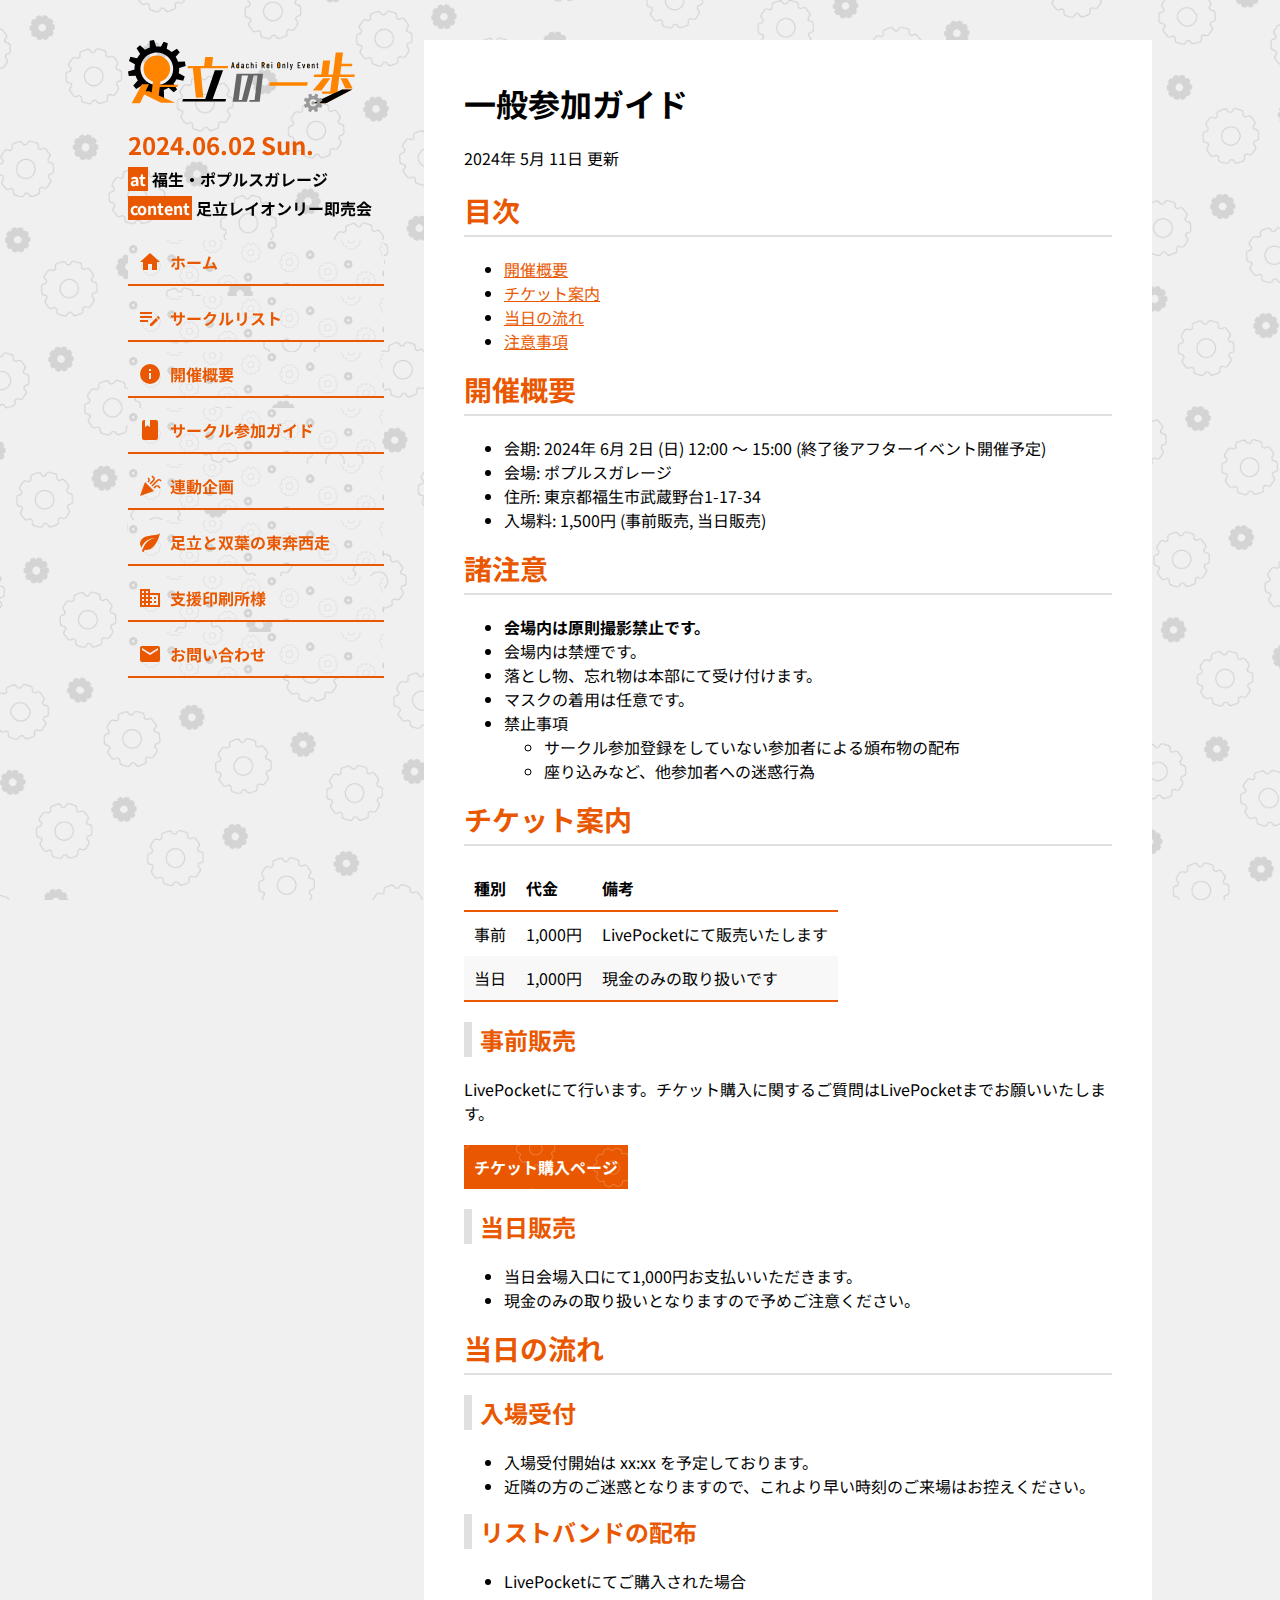
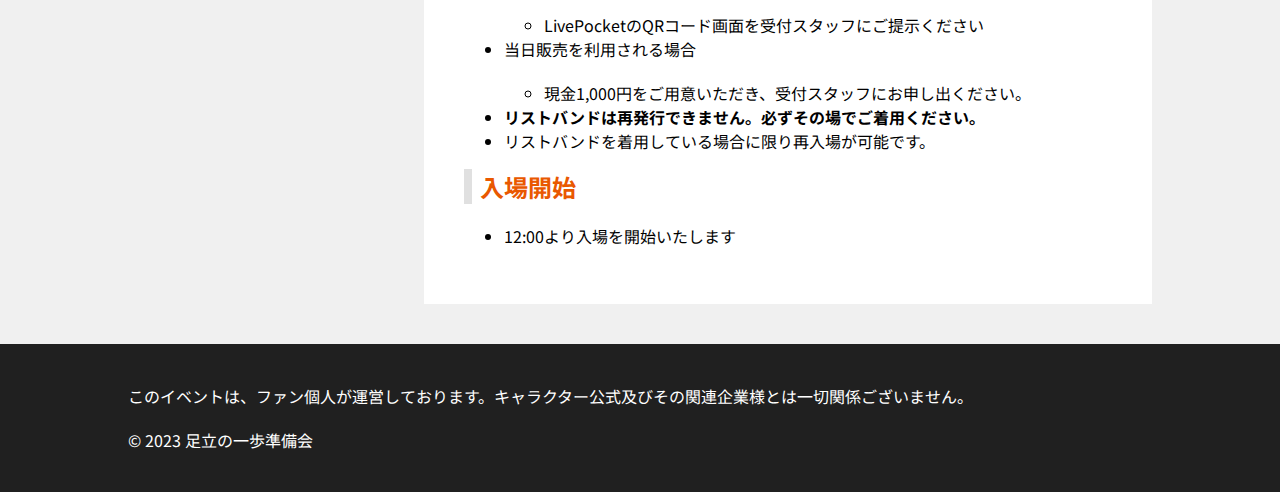
<file: general/index.html>
<!DOCTYPE html>
<html lang="ja">
  <head>
    <meta charset="UTF-8">
    <meta name="viewport" content="width=device-width">
    <meta name="generator" content="Astro v2.1.5">
    <meta name="generator" content="Nectarition Sakura v5.0">

    <meta name="description" content="2024年6月2日、福生・ポプルスガレージにて開催される、足立レイオンリー即売会「足立の一歩」の特設サイトです。">

    <meta property="og:title" content="一般参加ガイド - 足立の一歩">
    <meta property="og:site_name" content="足立レイオンリー即売会「足立の一歩」">
    <meta property="og:image" content="https://adachinoippo.net/assets/brand/icon.png">
    <meta property="og:url" content="https://adachinoippo.net/">
    <meta property="og:description" content="2024年6月2日、福生・ポプルスガレージにて開催される、足立レイオンリー即売会「足立の一歩」の特設サイトです。">

    <meta name="twitter:card" content="summary">
    <meta name="twitter:site" content="@adachinoippo">
    <meta name="twitter:title" content="一般参加ガイド - 足立の一歩">
    <meta name="twitter:description" content="2024年6月2日、福生・ポプルスガレージにて開催される、足立レイオンリー即売会「足立の一歩」の特設サイトです。">
    <meta name="twitter:image" content="https://adachinoippo.net/assets/brand/icon.png">

    <title>一般参加ガイド - 足立の一歩</title>
  <link rel="stylesheet" href="/_astro/index.05288d60.css" />
<link rel="stylesheet" href="/_astro/_...slug_.11195c7d.css" /></head>
  <body>
    <div class="container astro-SCKKX6R4">
    <div class="content astro-SCKKX6R4">
      <nav class="astro-SCKKX6R4">
        <div class="sidebar astro-ODYPCP2Q">
  <div class="meta astro-ODYPCP2Q">
    <div class="meta_logotype astro-ODYPCP2Q">
      <a href="/" class="astro-ODYPCP2Q"><img class="logotype astro-ODYPCP2Q" src="/assets/brand/logotype.svg"></a>
    </div>
    <div class="meta_item meta_item-date astro-ODYPCP2Q">
      2024.06.02 Sun.
    </div>
    <div class="meta_item astro-ODYPCP2Q">
      <span class="label astro-ODYPCP2Q">at</span>
      福生・ポプルスガレージ
    </div>
    <div class="meta_item astro-ODYPCP2Q">
      <span class="label astro-ODYPCP2Q">content</span>
      足立レイオンリー即売会
    </div>
  </div>
  <div class="menu astro-2J44JLRM">
    <div id="menuControl" class="astro-2J44JLRM">
      <a id="openMenu" class="item single astro-JROV5SSF">
  <span class="item_icon astro-JROV5SSF"><svg class="astro-JROV5SSF" astro-icon="mdi:menu">
    
    <use xlink:href="#astroicon:mdi:menu"></use>
</svg></span>
  <span class="item_name astro-JROV5SSF">メニュー</span>
</a>
      <a id="closeMenu" class="item single astro-JROV5SSF">
  <span class="item_icon astro-JROV5SSF"><svg class="astro-JROV5SSF" astro-icon="mdi:close">
    
    <use xlink:href="#astroicon:mdi:close"></use>
</svg></span>
  <span class="item_name astro-JROV5SSF">閉じる</span>
</a>
    </div>
    <div id="menuItems" class="astro-2J44JLRM">
      <a class="item undefined astro-JROV5SSF" href="/">
  <span class="item_icon astro-JROV5SSF"><svg class="astro-JROV5SSF" astro-icon="mdi:home">
    
    <use xlink:href="#astroicon:mdi:home"></use>
</svg></span>
  <span class="item_name astro-JROV5SSF">ホーム</span>
</a>
      <a class="item undefined astro-JROV5SSF" href="/list">
  <span class="item_icon astro-JROV5SSF"><svg class="astro-JROV5SSF" astro-icon="mdi:playlist-edit">
    
    <use xlink:href="#astroicon:mdi:playlist-edit"></use>
</svg></span>
  <span class="item_name astro-JROV5SSF">サークルリスト</span>
</a><a class="item undefined astro-JROV5SSF" href="/detail">
  <span class="item_icon astro-JROV5SSF"><svg class="astro-JROV5SSF" astro-icon="mdi:information">
    
    <use xlink:href="#astroicon:mdi:information"></use>
</svg></span>
  <span class="item_name astro-JROV5SSF">開催概要</span>
</a><a class="item undefined astro-JROV5SSF" href="/join">
  <span class="item_icon astro-JROV5SSF"><svg class="astro-JROV5SSF" astro-icon="mdi:book">
    
    <use xlink:href="#astroicon:mdi:book"></use>
</svg></span>
  <span class="item_name astro-JROV5SSF">サークル参加ガイド</span>
</a><a class="item undefined astro-JROV5SSF" href="/event">
  <span class="item_icon astro-JROV5SSF"><svg class="astro-JROV5SSF" astro-icon="mdi:party-popper">
    
    <use xlink:href="#astroicon:mdi:party-popper"></use>
</svg></span>
  <span class="item_name astro-JROV5SSF">連動企画</span>
</a><a class="item undefined astro-JROV5SSF" href="/beginners">
  <span class="item_icon astro-JROV5SSF"><svg class="astro-JROV5SSF" astro-icon="mdi:leaf">
    
    <use xlink:href="#astroicon:mdi:leaf"></use>
</svg></span>
  <span class="item_name astro-JROV5SSF">足立と双葉の東奔西走</span>
</a><a class="item undefined astro-JROV5SSF" href="/printing">
  <span class="item_icon astro-JROV5SSF"><svg class="astro-JROV5SSF" astro-icon="mdi:domain">
    
    <use xlink:href="#astroicon:mdi:domain"></use>
</svg></span>
  <span class="item_name astro-JROV5SSF">支援印刷所様</span>
</a><a class="item undefined astro-JROV5SSF" href="/contact">
  <span class="item_icon astro-JROV5SSF"><svg class="astro-JROV5SSF" astro-icon="mdi:email">
    
    <use xlink:href="#astroicon:mdi:email"></use>
</svg></span>
  <span class="item_name astro-JROV5SSF">お問い合わせ</span>
</a>
    </div>
  </div>
<svg style="position: absolute; width: 0; height: 0; overflow: hidden;" aria-hidden="true" astro-icon-spritesheet>
    <symbol viewBox="0 0 24 24" id="astroicon:mdi:menu"><path fill="currentColor" d="M3 6h18v2H3V6m0 5h18v2H3v-2m0 5h18v2H3v-2z"/></symbol><symbol viewBox="0 0 24 24" id="astroicon:mdi:close"><path fill="currentColor" d="M19 6.41 17.59 5 12 10.59 6.41 5 5 6.41 10.59 12 5 17.59 6.41 19 12 13.41 17.59 19 19 17.59 13.41 12 19 6.41z"/></symbol><symbol viewBox="0 0 24 24" id="astroicon:mdi:home"><path fill="currentColor" d="M10 20v-6h4v6h5v-8h3L12 3 2 12h3v8h5z"/></symbol><symbol viewBox="0 0 24 24" id="astroicon:mdi:playlist-edit"><path fill="currentColor" d="M2 6v2h12V6H2m0 4v2h12v-2H2m18.04.13c-.14 0-.28.06-.39.17l-1 1 2.05 2.05 1-1c.22-.21.22-.56 0-.77l-1.28-1.28a.533.533 0 0 0-.38-.17m-1.97 1.75L12 17.94V20h2.06l6.06-6.07-2.05-2.05M2 14v2h8v-2H2z"/></symbol><symbol viewBox="0 0 24 24" id="astroicon:mdi:information"><path fill="currentColor" d="M13 9h-2V7h2m0 10h-2v-6h2m-1-9A10 10 0 0 0 2 12a10 10 0 0 0 10 10 10 10 0 0 0 10-10A10 10 0 0 0 12 2z"/></symbol><symbol viewBox="0 0 24 24" id="astroicon:mdi:book"><path fill="currentColor" d="M18 22a2 2 0 0 0 2-2V4a2 2 0 0 0-2-2h-6v7L9.5 7.5 7 9V2H6a2 2 0 0 0-2 2v16a2 2 0 0 0 2 2h12z"/></symbol><symbol viewBox="0 0 24 24" id="astroicon:mdi:party-popper"><path fill="currentColor" d="m14.53 1.45-1.08 1.08 1.6 1.6c.22.25.33.54.33.87s-.11.64-.33.86L11.5 9.47l1 1.08 3.63-3.61c.53-.59.79-1.24.79-1.94s-.26-1.36-.79-1.95l-1.6-1.6m-3.98 2.02L9.47 4.55l.61.56c.22.22.33.52.33.89s-.11.67-.33.89l-.61.56 1.08 1.08.56-.61c.53-.59.8-1.23.8-1.92 0-.72-.27-1.37-.8-1.97l-.56-.56M21 5.06c-.69 0-1.33.27-1.92.8l-5.63 5.64 1.08 1 5.58-5.56c.25-.25.55-.38.89-.38s.64.13.89.38l.61.61 1.03-1.08-.56-.61c-.59-.53-1.25-.8-1.97-.8M7 8 2 22l14-5-9-9m12 3.06c-.7 0-1.34.27-1.94.8l-1.59 1.59 1.08 1.08 1.59-1.59c.25-.25.53-.38.86-.38.33 0 .63.13.88.38l1.62 1.59 1.05-1.03-1.6-1.64c-.59-.53-1.25-.8-1.95-.8z"/></symbol><symbol viewBox="0 0 24 24" id="astroicon:mdi:leaf"><path fill="currentColor" d="M17 8C8 10 5.9 16.17 3.82 21.34l1.89.66.95-2.3c.48.17.98.3 1.34.3C19 20 22 3 22 3c-1 2-8 2.25-13 3.25S2 11.5 2 13.5s1.75 3.75 1.75 3.75C7 8 17 8 17 8z"/></symbol><symbol viewBox="0 0 24 24" id="astroicon:mdi:domain"><path fill="currentColor" d="M18 15h-2v2h2m0-6h-2v2h2m2 6h-8v-2h2v-2h-2v-2h2v-2h-2V9h8M10 7H8V5h2m0 6H8V9h2m0 6H8v-2h2m0 6H8v-2h2M6 7H4V5h2m0 6H4V9h2m0 6H4v-2h2m0 6H4v-2h2m6-10V3H2v18h20V7H12z"/></symbol><symbol viewBox="0 0 24 24" id="astroicon:mdi:email"><path fill="currentColor" d="m20 8-8 5-8-5V6l8 5 8-5m0-2H4c-1.11 0-2 .89-2 2v12a2 2 0 0 0 2 2h16a2 2 0 0 0 2-2V6a2 2 0 0 0-2-2z"/></symbol>
</svg>
<script lang="ts">
  document.querySelector("#closeMenu").classList.add("hide");

  document.querySelector("#openMenu").addEventListener("click", () => {
    document.querySelector("#openMenu").classList.add("hide");
    document.querySelector("#closeMenu").classList.remove("hide");
    document.querySelector("#menuItems").classList.add("expanded");
  });
  document.querySelector("#closeMenu").addEventListener("click", () => {
    document.querySelector("#openMenu").classList.remove("hide");
    document.querySelector("#closeMenu").classList.add("hide");
    document.querySelector("#menuItems").classList.remove("expanded");
  });
  document.querySelector("#menuItems");
</script>

</div>
      </nav>
      <main class="astro-SCKKX6R4">
        <h1>一般参加ガイド</h1><p>2024年 5月 11日 更新</p>
<h2 id="目次">目次</h2>
<ul>
<li><a href="#%E9%96%8B%E5%82%AC%E6%A6%82%E8%A6%81">開催概要</a></li>
<li><a href="#%E3%83%81%E3%82%B1%E3%83%83%E3%83%88%E6%A1%88%E5%86%85">チケット案内</a></li>
<li><a href="#%E5%BD%93%E6%97%A5%E3%81%AE%E6%B5%81%E3%82%8C">当日の流れ</a></li>
<li><a href="#%E6%B3%A8%E6%84%8F%E4%BA%8B%E9%A0%85">注意事項</a></li>
</ul>
<h2 id="開催概要">開催概要</h2>
<ul>
<li>会期: 2024年 6月 2日 (日) 12:00 ～ 15:00 (終了後アフターイベント開催予定)</li>
<li>会場: ポプルスガレージ</li>
<li>住所: 東京都福生市武蔵野台1-17-34</li>
<li>入場料: 1,500円 (事前販売, 当日販売)</li>
</ul>
<h2 id="諸注意">諸注意</h2>
<ul>
<li><strong>会場内は原則撮影禁止です。</strong></li>
<li>会場内は禁煙です。</li>
<li>落とし物、忘れ物は本部にて受け付けます。</li>
<li>マスクの着用は任意です。</li>
<li>禁止事項
<ul>
<li>サークル参加登録をしていない参加者による頒布物の配布</li>
<li>座り込みなど、他参加者への迷惑行為</li>
</ul>
</li>
</ul>
<h2 id="チケット案内">チケット案内</h2>




















<table><thead><tr><th>種別</th><th>代金</th><th>備考</th></tr></thead><tbody><tr><td>事前</td><td>1,000円</td><td>LivePocketにて販売いたします</td></tr><tr><td>当日</td><td>1,000円</td><td>現金のみの取り扱いです</td></tr></tbody></table>
<h3 id="事前販売">事前販売</h3>
<p>LivePocketにて行います。チケット購入に関するご質問はLivePocketまでお願いいたします。</p>
<p class="btn_wrap">
  <a class="btn btn-primary" href="https://t.livepocket.jp/e/adafuta1">チケット購入ページ</a>
</p>
<h3 id="当日販売">当日販売</h3>
<ul>
<li>当日会場入口にて1,000円お支払いいただきます。</li>
<li>現金のみの取り扱いとなりますので予めご注意ください。</li>
</ul>
<h2 id="当日の流れ">当日の流れ</h2>
<h3 id="入場受付">入場受付</h3>
<ul>
<li>入場受付開始は xx:xx を予定しております。</li>
<li>近隣の方のご迷惑となりますので、これより早い時刻のご来場はお控えください。</li>
</ul>
<h3 id="リストバンドの配布">リストバンドの配布</h3>
<ul>
<li>
<p>LivePocketにてご購入された場合</p>
<ul>
<li>LivePocketのQRコード画面を受付スタッフにご提示ください</li>
</ul>
</li>
<li>
<p>当日販売を利用される場合</p>
<ul>
<li>現金1,000円をご用意いただき、受付スタッフにお申し出ください。</li>
</ul>
</li>
<li>
<p><strong>リストバンドは再発行できません。必ずその場でご着用ください。</strong></p>
</li>
<li>
<p>リストバンドを着用している場合に限り再入場が可能です。</p>
</li>
</ul>
<h3 id="入場開始">入場開始</h3>
<ul>
<li>12:00より入場を開始いたします</li>
</ul>
      </main>
    </div>
    <footer class="astro-SCKKX6R4">
      <div class="footer astro-MTXGG6PP">
  <p class="astro-MTXGG6PP">
    このイベントは、ファン個人が運営しております。キャラクター公式及びその関連企業様とは一切関係ございません。
  </p>
  <div class="brandArea astro-MTXGG6PP">
    <p class="astro-MTXGG6PP">
      &copy; 2023
      足立の一歩準備会
    </p>
    
  </div>
</div>
    </footer>
  </div>
  </body></html>
</file>
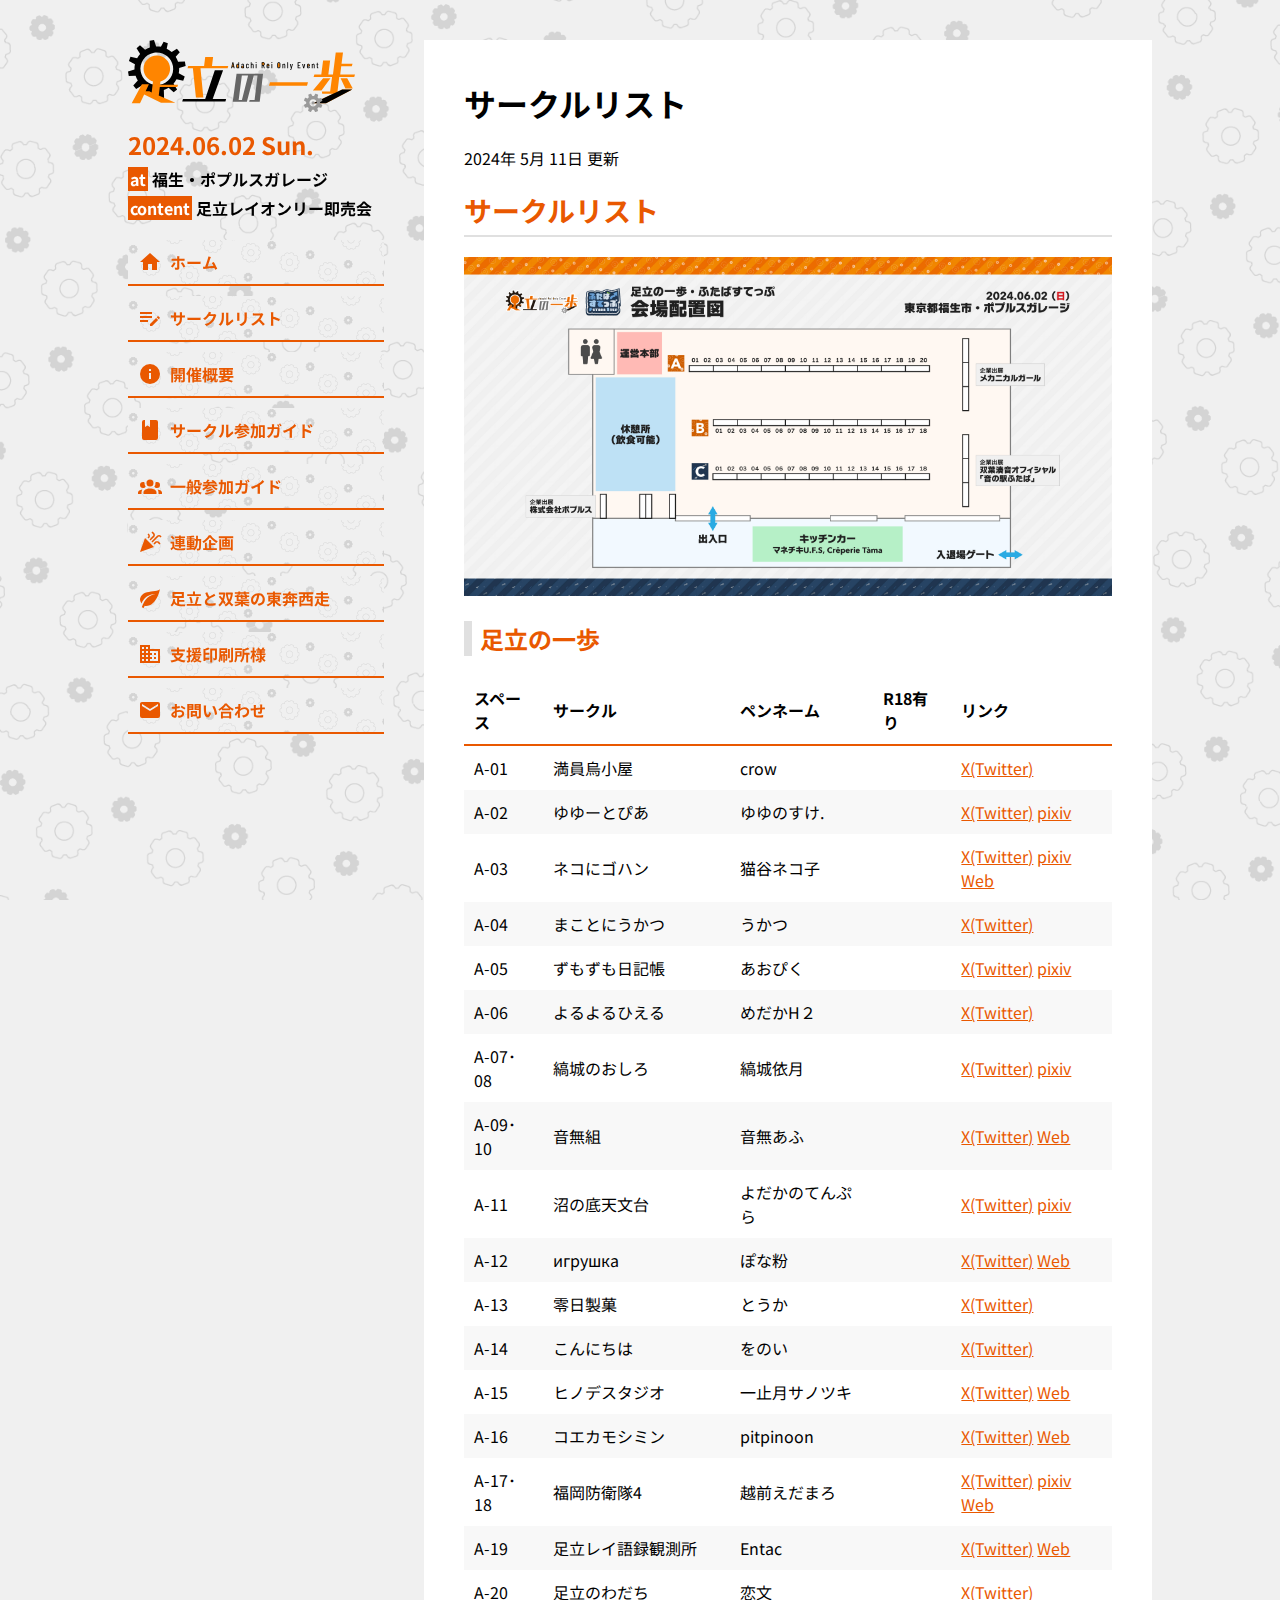
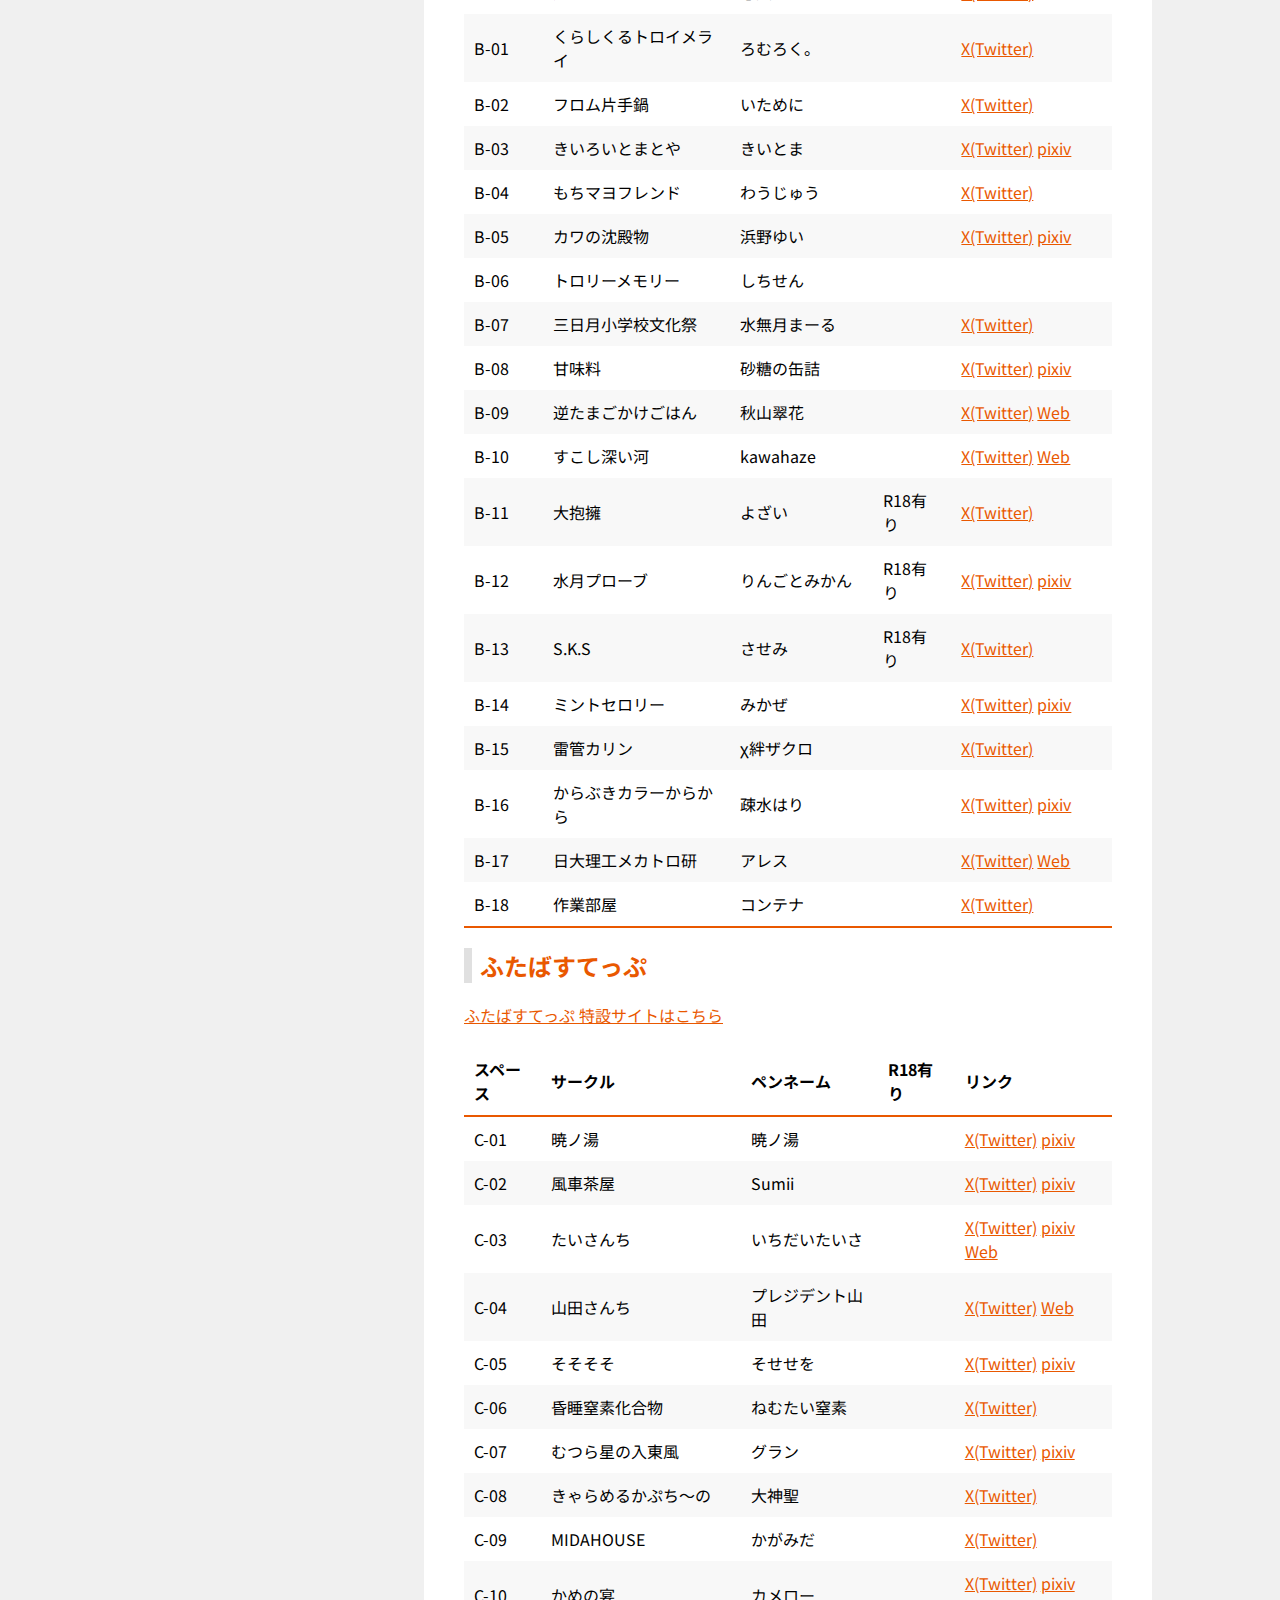
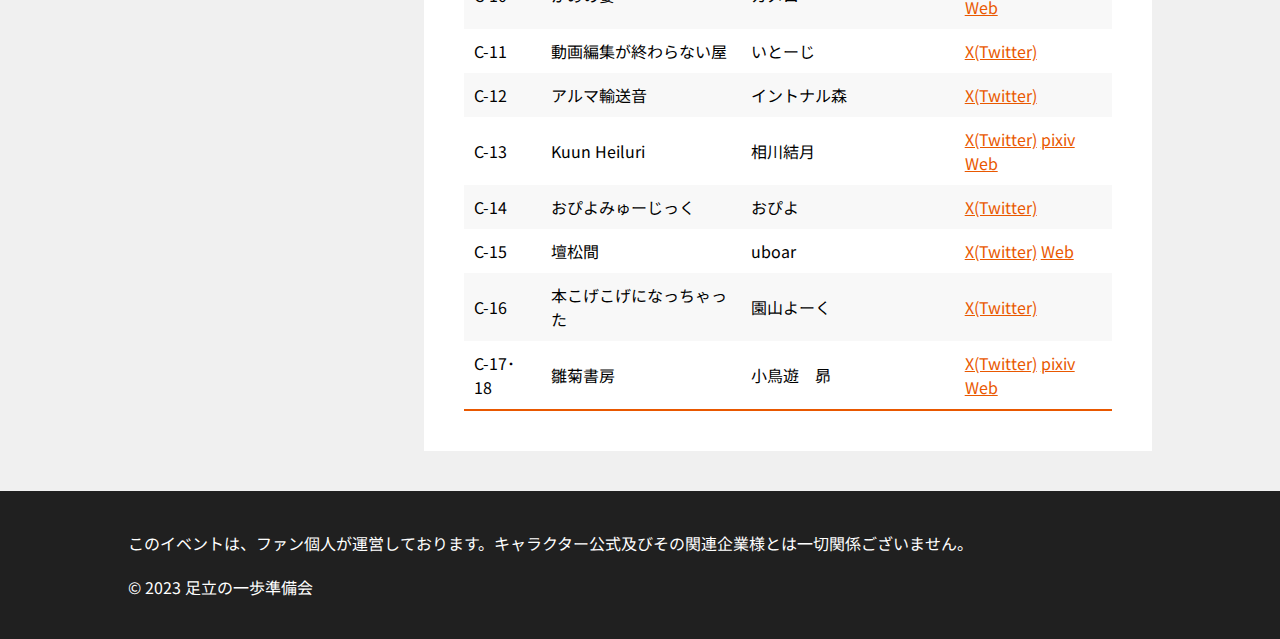
<file: list/index.html>
<!DOCTYPE html>
<html lang="ja">
  <head>
    <meta charset="UTF-8">
    <meta name="viewport" content="width=device-width">
    <meta name="generator" content="Astro v2.1.5">
    <meta name="generator" content="Nectarition Sakura v5.0">

    <meta name="description" content="2024年6月2日、福生・ポプルスガレージにて開催される、足立レイオンリー即売会「足立の一歩」の特設サイトです。">

    <meta property="og:title" content="サークルリスト - 足立の一歩">
    <meta property="og:site_name" content="足立レイオンリー即売会「足立の一歩」">
    <meta property="og:image" content="https://adachinoippo.net/assets/brand/icon.png">
    <meta property="og:url" content="https://adachinoippo.net/">
    <meta property="og:description" content="2024年6月2日、福生・ポプルスガレージにて開催される、足立レイオンリー即売会「足立の一歩」の特設サイトです。">

    <meta name="twitter:card" content="summary">
    <meta name="twitter:site" content="@adachinoippo">
    <meta name="twitter:title" content="サークルリスト - 足立の一歩">
    <meta name="twitter:description" content="2024年6月2日、福生・ポプルスガレージにて開催される、足立レイオンリー即売会「足立の一歩」の特設サイトです。">
    <meta name="twitter:image" content="https://adachinoippo.net/assets/brand/icon.png">

    <title>サークルリスト - 足立の一歩</title>
  <link rel="stylesheet" href="/_astro/index.05288d60.css" />
<link rel="stylesheet" href="/_astro/_...slug_.11195c7d.css" /></head>
  <body>
    <div class="container astro-SCKKX6R4">
    <div class="content astro-SCKKX6R4">
      <nav class="astro-SCKKX6R4">
        <div class="sidebar astro-ODYPCP2Q">
  <div class="meta astro-ODYPCP2Q">
    <div class="meta_logotype astro-ODYPCP2Q">
      <a href="/" class="astro-ODYPCP2Q"><img class="logotype astro-ODYPCP2Q" src="/assets/brand/logotype.svg"></a>
    </div>
    <div class="meta_item meta_item-date astro-ODYPCP2Q">
      2024.06.02 Sun.
    </div>
    <div class="meta_item astro-ODYPCP2Q">
      <span class="label astro-ODYPCP2Q">at</span>
      福生・ポプルスガレージ
    </div>
    <div class="meta_item astro-ODYPCP2Q">
      <span class="label astro-ODYPCP2Q">content</span>
      足立レイオンリー即売会
    </div>
  </div>
  <div class="menu astro-2J44JLRM">
    <div id="menuControl" class="astro-2J44JLRM">
      <a id="openMenu" class="item single astro-JROV5SSF">
  <span class="item_icon astro-JROV5SSF"><svg class="astro-JROV5SSF" astro-icon="mdi:menu">
    
    <use xlink:href="#astroicon:mdi:menu"></use>
</svg></span>
  <span class="item_name astro-JROV5SSF">メニュー</span>
</a>
      <a id="closeMenu" class="item single astro-JROV5SSF">
  <span class="item_icon astro-JROV5SSF"><svg class="astro-JROV5SSF" astro-icon="mdi:close">
    
    <use xlink:href="#astroicon:mdi:close"></use>
</svg></span>
  <span class="item_name astro-JROV5SSF">閉じる</span>
</a>
    </div>
    <div id="menuItems" class="astro-2J44JLRM">
      <a class="item undefined astro-JROV5SSF" href="/">
  <span class="item_icon astro-JROV5SSF"><svg class="astro-JROV5SSF" astro-icon="mdi:home">
    
    <use xlink:href="#astroicon:mdi:home"></use>
</svg></span>
  <span class="item_name astro-JROV5SSF">ホーム</span>
</a>
      <a class="item undefined astro-JROV5SSF" href="/list">
  <span class="item_icon astro-JROV5SSF"><svg class="astro-JROV5SSF" astro-icon="mdi:playlist-edit">
    
    <use xlink:href="#astroicon:mdi:playlist-edit"></use>
</svg></span>
  <span class="item_name astro-JROV5SSF">サークルリスト</span>
</a><a class="item undefined astro-JROV5SSF" href="/detail">
  <span class="item_icon astro-JROV5SSF"><svg class="astro-JROV5SSF" astro-icon="mdi:information">
    
    <use xlink:href="#astroicon:mdi:information"></use>
</svg></span>
  <span class="item_name astro-JROV5SSF">開催概要</span>
</a><a class="item undefined astro-JROV5SSF" href="/join">
  <span class="item_icon astro-JROV5SSF"><svg class="astro-JROV5SSF" astro-icon="mdi:book">
    
    <use xlink:href="#astroicon:mdi:book"></use>
</svg></span>
  <span class="item_name astro-JROV5SSF">サークル参加ガイド</span>
</a><a class="item undefined astro-JROV5SSF" href="/general">
  <span class="item_icon astro-JROV5SSF"><svg class="astro-JROV5SSF" astro-icon="mdi:account-group">
    
    <use xlink:href="#astroicon:mdi:account-group"></use>
</svg></span>
  <span class="item_name astro-JROV5SSF">一般参加ガイド</span>
</a><a class="item undefined astro-JROV5SSF" href="/event">
  <span class="item_icon astro-JROV5SSF"><svg class="astro-JROV5SSF" astro-icon="mdi:party-popper">
    
    <use xlink:href="#astroicon:mdi:party-popper"></use>
</svg></span>
  <span class="item_name astro-JROV5SSF">連動企画</span>
</a><a class="item undefined astro-JROV5SSF" href="/beginners">
  <span class="item_icon astro-JROV5SSF"><svg class="astro-JROV5SSF" astro-icon="mdi:leaf">
    
    <use xlink:href="#astroicon:mdi:leaf"></use>
</svg></span>
  <span class="item_name astro-JROV5SSF">足立と双葉の東奔西走</span>
</a><a class="item undefined astro-JROV5SSF" href="/printing">
  <span class="item_icon astro-JROV5SSF"><svg class="astro-JROV5SSF" astro-icon="mdi:domain">
    
    <use xlink:href="#astroicon:mdi:domain"></use>
</svg></span>
  <span class="item_name astro-JROV5SSF">支援印刷所様</span>
</a><a class="item undefined astro-JROV5SSF" href="/contact">
  <span class="item_icon astro-JROV5SSF"><svg class="astro-JROV5SSF" astro-icon="mdi:email">
    
    <use xlink:href="#astroicon:mdi:email"></use>
</svg></span>
  <span class="item_name astro-JROV5SSF">お問い合わせ</span>
</a>
    </div>
  </div>
<svg style="position: absolute; width: 0; height: 0; overflow: hidden;" aria-hidden="true" astro-icon-spritesheet>
    <symbol viewBox="0 0 24 24" id="astroicon:mdi:menu"><path fill="currentColor" d="M3 6h18v2H3V6m0 5h18v2H3v-2m0 5h18v2H3v-2z"/></symbol><symbol viewBox="0 0 24 24" id="astroicon:mdi:close"><path fill="currentColor" d="M19 6.41 17.59 5 12 10.59 6.41 5 5 6.41 10.59 12 5 17.59 6.41 19 12 13.41 17.59 19 19 17.59 13.41 12 19 6.41z"/></symbol><symbol viewBox="0 0 24 24" id="astroicon:mdi:home"><path fill="currentColor" d="M10 20v-6h4v6h5v-8h3L12 3 2 12h3v8h5z"/></symbol><symbol viewBox="0 0 24 24" id="astroicon:mdi:playlist-edit"><path fill="currentColor" d="M2 6v2h12V6H2m0 4v2h12v-2H2m18.04.13c-.14 0-.28.06-.39.17l-1 1 2.05 2.05 1-1c.22-.21.22-.56 0-.77l-1.28-1.28a.533.533 0 0 0-.38-.17m-1.97 1.75L12 17.94V20h2.06l6.06-6.07-2.05-2.05M2 14v2h8v-2H2z"/></symbol><symbol viewBox="0 0 24 24" id="astroicon:mdi:information"><path fill="currentColor" d="M13 9h-2V7h2m0 10h-2v-6h2m-1-9A10 10 0 0 0 2 12a10 10 0 0 0 10 10 10 10 0 0 0 10-10A10 10 0 0 0 12 2z"/></symbol><symbol viewBox="0 0 24 24" id="astroicon:mdi:book"><path fill="currentColor" d="M18 22a2 2 0 0 0 2-2V4a2 2 0 0 0-2-2h-6v7L9.5 7.5 7 9V2H6a2 2 0 0 0-2 2v16a2 2 0 0 0 2 2h12z"/></symbol><symbol viewBox="0 0 24 24" id="astroicon:mdi:account-group"><path fill="currentColor" d="M12 5.5A3.5 3.5 0 0 1 15.5 9a3.5 3.5 0 0 1-3.5 3.5A3.5 3.5 0 0 1 8.5 9 3.5 3.5 0 0 1 12 5.5M5 8c.56 0 1.08.15 1.53.42-.15 1.43.27 2.85 1.13 3.96C7.16 13.34 6.16 14 5 14a3 3 0 0 1-3-3 3 3 0 0 1 3-3m14 0a3 3 0 0 1 3 3 3 3 0 0 1-3 3c-1.16 0-2.16-.66-2.66-1.62a5.536 5.536 0 0 0 1.13-3.96c.45-.27.97-.42 1.53-.42M5.5 18.25c0-2.07 2.91-3.75 6.5-3.75s6.5 1.68 6.5 3.75V20h-13v-1.75M0 20v-1.5c0-1.39 1.89-2.56 4.45-2.9-.59.68-.95 1.62-.95 2.65V20H0m24 0h-3.5v-1.75c0-1.03-.36-1.97-.95-2.65 2.56.34 4.45 1.51 4.45 2.9V20z"/></symbol><symbol viewBox="0 0 24 24" id="astroicon:mdi:party-popper"><path fill="currentColor" d="m14.53 1.45-1.08 1.08 1.6 1.6c.22.25.33.54.33.87s-.11.64-.33.86L11.5 9.47l1 1.08 3.63-3.61c.53-.59.79-1.24.79-1.94s-.26-1.36-.79-1.95l-1.6-1.6m-3.98 2.02L9.47 4.55l.61.56c.22.22.33.52.33.89s-.11.67-.33.89l-.61.56 1.08 1.08.56-.61c.53-.59.8-1.23.8-1.92 0-.72-.27-1.37-.8-1.97l-.56-.56M21 5.06c-.69 0-1.33.27-1.92.8l-5.63 5.64 1.08 1 5.58-5.56c.25-.25.55-.38.89-.38s.64.13.89.38l.61.61 1.03-1.08-.56-.61c-.59-.53-1.25-.8-1.97-.8M7 8 2 22l14-5-9-9m12 3.06c-.7 0-1.34.27-1.94.8l-1.59 1.59 1.08 1.08 1.59-1.59c.25-.25.53-.38.86-.38.33 0 .63.13.88.38l1.62 1.59 1.05-1.03-1.6-1.64c-.59-.53-1.25-.8-1.95-.8z"/></symbol><symbol viewBox="0 0 24 24" id="astroicon:mdi:leaf"><path fill="currentColor" d="M17 8C8 10 5.9 16.17 3.82 21.34l1.89.66.95-2.3c.48.17.98.3 1.34.3C19 20 22 3 22 3c-1 2-8 2.25-13 3.25S2 11.5 2 13.5s1.75 3.75 1.75 3.75C7 8 17 8 17 8z"/></symbol><symbol viewBox="0 0 24 24" id="astroicon:mdi:domain"><path fill="currentColor" d="M18 15h-2v2h2m0-6h-2v2h2m2 6h-8v-2h2v-2h-2v-2h2v-2h-2V9h8M10 7H8V5h2m0 6H8V9h2m0 6H8v-2h2m0 6H8v-2h2M6 7H4V5h2m0 6H4V9h2m0 6H4v-2h2m0 6H4v-2h2m6-10V3H2v18h20V7H12z"/></symbol><symbol viewBox="0 0 24 24" id="astroicon:mdi:email"><path fill="currentColor" d="m20 8-8 5-8-5V6l8 5 8-5m0-2H4c-1.11 0-2 .89-2 2v12a2 2 0 0 0 2 2h16a2 2 0 0 0 2-2V6a2 2 0 0 0-2-2z"/></symbol>
</svg>
<script lang="ts">
  document.querySelector("#closeMenu").classList.add("hide");

  document.querySelector("#openMenu").addEventListener("click", () => {
    document.querySelector("#openMenu").classList.add("hide");
    document.querySelector("#closeMenu").classList.remove("hide");
    document.querySelector("#menuItems").classList.add("expanded");
  });
  document.querySelector("#closeMenu").addEventListener("click", () => {
    document.querySelector("#openMenu").classList.remove("hide");
    document.querySelector("#closeMenu").classList.add("hide");
    document.querySelector("#menuItems").classList.remove("expanded");
  });
  document.querySelector("#menuItems");
</script>

</div>
      </nav>
      <main class="astro-SCKKX6R4">
        <h1>サークルリスト</h1><p>2024年 5月 11日 更新</p>
<h2 id="サークルリスト">サークルリスト</h2>
<p><a href="/assets/general/map.jpg"><img src="/assets/general/map.jpg" alt="会場配置図"></a></p>
<h3 id="足立の一歩">足立の一歩</h3>

































































































































































































































































<table><thead><tr><th>スペース</th><th>サークル</th><th>ペンネーム</th><th>R18有り</th><th>リンク</th></tr></thead><tbody><tr><td>A-01</td><td>満員烏小屋</td><td>crow</td><td></td><td><a href="https://x.com/crow_crowd24">X(Twitter)</a></td></tr><tr><td>A-02</td><td>ゆゆーとぴあ</td><td>ゆゆのすけ.</td><td></td><td><a href="https://x.com/yuyu_no_suke">X(Twitter)</a> <a href="https://www.pixiv.net/users/8745">pixiv</a></td></tr><tr><td>A-03</td><td>ネコにゴハン</td><td>猫谷ネコ子</td><td></td><td><a href="https://x.com/nori_negi_nira">X(Twitter)</a> <a href="https://www.pixiv.net/users/16526213">pixiv</a> <a href="https://potofu.me/nekoko-nekotani">Web</a></td></tr><tr><td>A-04</td><td>まことにうかつ</td><td>うかつ</td><td></td><td><a href="https://x.com/ukatu204">X(Twitter)</a></td></tr><tr><td>A-05</td><td>ずもずも日記帳</td><td>あおぴく</td><td></td><td><a href="https://x.com/Tsukki_tsukitar">X(Twitter)</a> <a href="https://www.pixiv.net/users/34112873">pixiv</a></td></tr><tr><td>A-06</td><td>よるよるひえる</td><td>めだかH２</td><td></td><td><a href="https://x.com/killifish_">X(Twitter)</a></td></tr><tr><td>A-07･08</td><td>縞城のおしろ</td><td>縞城依月</td><td></td><td><a href="https://x.com/p_2k">X(Twitter)</a> <a href="https://www.pixiv.net/users/8543545">pixiv</a></td></tr><tr><td>A-09･10</td><td>音無組</td><td>音無あふ</td><td></td><td><a href="https://x.com/asterisk07281">X(Twitter)</a> <a href="https://af-no-sound.bitfan.id/">Web</a></td></tr><tr><td>A-11</td><td>沼の底天文台</td><td>よだかのてんぷら</td><td></td><td><a href="https://x.com/yodakanotempura">X(Twitter)</a> <a href="https://www.pixiv.net/users/61863488">pixiv</a></td></tr><tr><td>A-12</td><td>игрушка</td><td>ぽな粉</td><td></td><td><a href="https://x.com/ponapowder">X(Twitter)</a> <a href="https://www.nicovideo.jp/user/250064">Web</a></td></tr><tr><td>A-13</td><td>零日製菓</td><td>とうか</td><td></td><td><a href="https://x.com/Adachi00_01">X(Twitter)</a></td></tr><tr><td>A-14</td><td>こんにちは</td><td>をのい</td><td></td><td><a href="https://x.com/kani_ebi_uni_">X(Twitter)</a></td></tr><tr><td>A-15</td><td>ヒノデスタジオ</td><td>一止月サノツキ</td><td></td><td><a href="https://x.com/0101_831">X(Twitter)</a> <a href="https://www.nicovideo.jp/user/120174351">Web</a></td></tr><tr><td>A-16</td><td>コエカモシミン</td><td>pitpinoon</td><td></td><td><a href="https://x.com/pitpinoon">X(Twitter)</a> <a href="https://www.nicovideo.jp/user/7097834/mylist/37020290">Web</a></td></tr><tr><td>A-17･18</td><td>福岡防衛隊4</td><td>越前えだまろ</td><td></td><td><a href="https://x.com/ECZNEDMR">X(Twitter)</a> <a href="https://www.pixiv.net/users/28532530">pixiv</a> <a href="https://profcard.info/u/a5hZ2RziaaQsTKJ2rfiWfSKOpkB2">Web</a></td></tr><tr><td>A-19</td><td>足立レイ語録観測所</td><td>Entac</td><td></td><td><a href="https://x.com/herrkf">X(Twitter)</a> <a href="https://herrkf.com/">Web</a></td></tr><tr><td>A-20</td><td>足立のわだち</td><td>恋文</td><td></td><td><a href="https://x.com/z20230216">X(Twitter)</a></td></tr><tr><td>B-01</td><td>くらしくるトロイメライ</td><td>ろむろく。</td><td></td><td><a href="https://x.com/romuroku_">X(Twitter)</a></td></tr><tr><td>B-02</td><td>フロム片手鍋</td><td>いために</td><td></td><td><a href="https://x.com/nanana_itameni">X(Twitter)</a></td></tr><tr><td>B-03</td><td>きいろいとまとや</td><td>きいとま</td><td></td><td><a href="https://x.com/KiitomaShinon">X(Twitter)</a> <a href="https://www.pixiv.net/users/14326405">pixiv</a></td></tr><tr><td>B-04</td><td>もちマヨフレンド</td><td>わうじゅう</td><td></td><td><a href="https://x.com/waujyu">X(Twitter)</a></td></tr><tr><td>B-05</td><td>カワの沈殿物</td><td>浜野ゆい</td><td></td><td><a href="https://x.com/yuiyui_kontoho">X(Twitter)</a> <a href="https://www.pixiv.net/users/58552232">pixiv</a></td></tr><tr><td>B-06</td><td>トロリーメモリー</td><td>しちせん</td><td></td><td></td></tr><tr><td>B-07</td><td>三日月小学校文化祭</td><td>水無月まーる</td><td></td><td><a href="https://x.com/june_maru630">X(Twitter)</a></td></tr><tr><td>B-08</td><td>甘味料</td><td>砂糖の缶詰</td><td></td><td><a href="https://x.com/310_no58">X(Twitter)</a> <a href="https://www.pixiv.net/users/114017542">pixiv</a></td></tr><tr><td>B-09</td><td>逆たまごかけごはん</td><td>秋山翠花</td><td></td><td><a href="https://x.com/MTDTR_tk">X(Twitter)</a> <a href="https://sueakiyama.github.io/">Web</a></td></tr><tr><td>B-10</td><td>すこし深い河</td><td>kawahaze</td><td></td><td><a href="https://x.com/KAWA_HAZE">X(Twitter)</a> <a href="https://bento.me/kawahaze">Web</a></td></tr><tr><td>B-11</td><td>大抱擁</td><td>よざい</td><td>R18有り</td><td><a href="https://x.com/___whowhowho">X(Twitter)</a></td></tr><tr><td>B-12</td><td>水月プローブ</td><td>りんごとみかん</td><td>R18有り</td><td><a href="https://x.com/rinmika_san">X(Twitter)</a> <a href="https://www.pixiv.net/users/59540347">pixiv</a></td></tr><tr><td>B-13</td><td>S.K.S</td><td>させみ</td><td>R18有り</td><td><a href="https://x.com/SKSadachionly62">X(Twitter)</a></td></tr><tr><td>B-14</td><td>ミントセロリー</td><td>みかぜ</td><td></td><td><a href="https://x.com/horizon_canopy">X(Twitter)</a> <a href="https://www.pixiv.net/users/31602175">pixiv</a></td></tr><tr><td>B-15</td><td>雷管カリン</td><td>χ絆ザクロ</td><td></td><td><a href="https://x.com/kaibanzakuro">X(Twitter)</a></td></tr><tr><td>B-16</td><td>からぶきカラーからから</td><td>疎水はり</td><td></td><td><a href="https://x.com/hari_sosui">X(Twitter)</a> <a href="https://www.pixiv.net/users/92661181">pixiv</a></td></tr><tr><td>B-17</td><td>日大理工メカトロ研</td><td>アレス</td><td></td><td><a href="https://x.com/CstMechatronics">X(Twitter)</a> <a href="https://sites.google.com/view/mechatronics-cst">Web</a></td></tr><tr><td>B-18</td><td>作業部屋</td><td>コンテナ</td><td></td><td><a href="https://x.com/container_nico">X(Twitter)</a></td></tr></tbody></table>
<h3 id="ふたばすてっぷ">ふたばすてっぷ</h3>
<p><a href="https://futabastep.net">ふたばすてっぷ 特設サイトはこちら</a></p>



































































































































<table><thead><tr><th>スペース</th><th>サークル</th><th>ペンネーム</th><th>R18有り</th><th>リンク</th></tr></thead><tbody><tr><td>C-01</td><td>暁ノ湯</td><td>暁ノ湯</td><td></td><td><a href="https://x.com/akatuki_no_you">X(Twitter)</a> <a href="https://www.pixiv.net/users/9442873">pixiv</a></td></tr><tr><td>C-02</td><td>風車茶屋</td><td>Sumii</td><td></td><td><a href="https://x.com/sumii_kz">X(Twitter)</a> <a href="https://www.pixiv.net/users/1049371">pixiv</a></td></tr><tr><td>C-03</td><td>たいさんち</td><td>いちだいたいさ</td><td></td><td><a href="https://x.com/1dtsa">X(Twitter)</a> <a href="https://www.pixiv.net/users/1571383">pixiv</a> <a href="https://ichidai.fanbox.cc/">Web</a></td></tr><tr><td>C-04</td><td>山田さんち</td><td>プレジデント山田</td><td></td><td><a href="https://x.com/YamadaPresident">X(Twitter)</a> <a href="https://www.youtube.com/channel/UC0DvT3XnZ5JtA7o1grRQV1Q">Web</a></td></tr><tr><td>C-05</td><td>そそそそ</td><td>そせせを</td><td></td><td><a href="https://x.com/sosesewo">X(Twitter)</a> <a href="https://www.pixiv.net/users/42131794">pixiv</a></td></tr><tr><td>C-06</td><td>昏睡窒素化合物</td><td>ねむたい窒素</td><td></td><td><a href="https://x.com/Nemutai_Nitro">X(Twitter)</a></td></tr><tr><td>C-07</td><td>むつら星の入東風</td><td>グラン</td><td></td><td><a href="https://x.com/grann267">X(Twitter)</a> <a href="https://www.pixiv.net/users/3128007">pixiv</a></td></tr><tr><td>C-08</td><td>きゃらめるかぷち～の</td><td>大神聖</td><td></td><td><a href="https://x.com/caramel_cap">X(Twitter)</a></td></tr><tr><td>C-09</td><td>MIDAHOUSE</td><td>かがみだ</td><td></td><td><a href="https://x.com/Kagamida_391">X(Twitter)</a></td></tr><tr><td>C-10</td><td>かめの宴</td><td>カメロー</td><td></td><td><a href="https://x.com/Kame_Low">X(Twitter)</a> <a href="https://www.pixiv.net/users/9861985">pixiv</a> <a href="https://kamelow.fanbox.cc/">Web</a></td></tr><tr><td>C-11</td><td>動画編集が終わらない屋</td><td>いとーじ</td><td></td><td><a href="https://x.com/itoji0419">X(Twitter)</a></td></tr><tr><td>C-12</td><td>アルマ輸送音</td><td>イントナル森</td><td></td><td><a href="https://x.com/intonareforest">X(Twitter)</a></td></tr><tr><td>C-13</td><td>Kuun Heiluri</td><td>相川結月</td><td></td><td><a href="https://x.com/aikawa_yuduki">X(Twitter)</a> <a href="https://www.pixiv.net/users/43783999">pixiv</a> <a href="https://aikawa-yuduki.booth.pm/">Web</a></td></tr><tr><td>C-14</td><td>おぴよみゅーじっく</td><td>おぴよ</td><td></td><td><a href="https://x.com/naganotakahiro">X(Twitter)</a></td></tr><tr><td>C-15</td><td>壇松間</td><td>uboar</td><td></td><td><a href="https://x.com/_uboar_">X(Twitter)</a> <a href="https://uboar.net">Web</a></td></tr><tr><td>C-16</td><td>本こげこげになっちゃった</td><td>園山よーく</td><td></td><td><a href="https://x.com/snym_yk">X(Twitter)</a></td></tr><tr><td>C-17･18</td><td>雛菊書房</td><td>小鳥遊　昴</td><td></td><td><a href="https://x.com/HinagikuBooks">X(Twitter)</a> <a href="https://www.pixiv.net/users/7740759">pixiv</a> <a href="https://www.hinagiku-books.jp/">Web</a></td></tr></tbody></table>
      </main>
    </div>
    <footer class="astro-SCKKX6R4">
      <div class="footer astro-MTXGG6PP">
  <p class="astro-MTXGG6PP">
    このイベントは、ファン個人が運営しております。キャラクター公式及びその関連企業様とは一切関係ございません。
  </p>
  <div class="brandArea astro-MTXGG6PP">
    <p class="astro-MTXGG6PP">
      &copy; 2023
      足立の一歩準備会
    </p>
    
  </div>
</div>
    </footer>
  </div>
  </body></html>
</file>
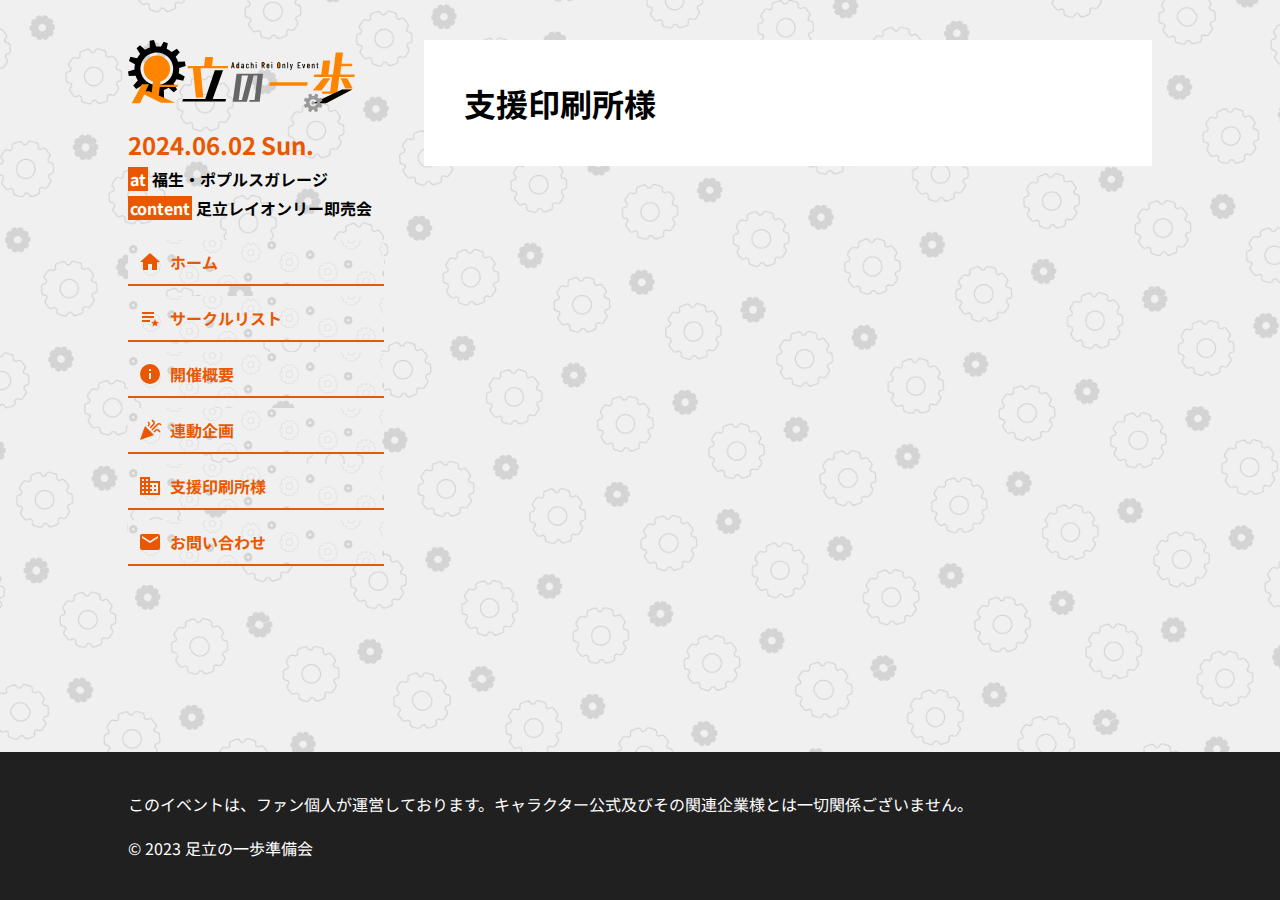
<file: printing/index.html>
<!DOCTYPE html>
<html lang="ja">
  <head>
    <meta charset="UTF-8">
    <meta name="viewport" content="width=device-width">
    <meta name="generator" content="Astro v2.1.5">
    <meta name="generator" content="Nectarition Sakura v5.0">

    <meta name="description" content="2024年6月2日、福生・ポプルスガレージにて開催される、足立レイオンリー即売会「足立の一歩」の特設サイトです。">

    <meta property="og:title" content="支援印刷所様 - 足立の一歩">
    <meta property="og:site_name" content="足立レイオンリー即売会「足立の一歩」">
    <meta property="og:image" content="https://draft.adachinoippo.net/assets/brand/icon.png">
    <meta property="og:url" content="https://draft.adachinoippo.net/">
    <meta property="og:description" content="2024年6月2日、福生・ポプルスガレージにて開催される、足立レイオンリー即売会「足立の一歩」の特設サイトです。">

    <meta name="twitter:card" content="summary">
    <meta name="twitter:site" content="@adachinoippo">
    <meta name="twitter:title" content="支援印刷所様 - 足立の一歩">
    <meta name="twitter:description" content="2024年6月2日、福生・ポプルスガレージにて開催される、足立レイオンリー即売会「足立の一歩」の特設サイトです。">
    <meta name="twitter:image" content="https://draft.adachinoippo.net/assets/brand/icon.png">

    <title>支援印刷所様 - 足立の一歩</title>
  <link rel="stylesheet" href="/_astro/index.ba52dd7f.css" />
<link rel="stylesheet" href="/_astro/_...slug_.11195c7d.css" /></head>
  <body>
    <div class="container astro-SCKKX6R4">
    <div class="content astro-SCKKX6R4">
      <nav class="astro-SCKKX6R4">
        <div class="sidebar astro-ODYPCP2Q">
  <div class="meta astro-ODYPCP2Q">
    <div class="meta_logotype astro-ODYPCP2Q">
      <a href="/" class="astro-ODYPCP2Q"><img class="logotype astro-ODYPCP2Q" src="/assets/brand/logotype.svg"></a>
    </div>
    <div class="meta_item meta_item-date astro-ODYPCP2Q">
      2024.06.02 Sun.
    </div>
    <div class="meta_item astro-ODYPCP2Q">
      <span class="label astro-ODYPCP2Q">at</span>
      福生・ポプルスガレージ
    </div>
    <div class="meta_item astro-ODYPCP2Q">
      <span class="label astro-ODYPCP2Q">content</span>
      足立レイオンリー即売会
    </div>
  </div>
  <div class="menu astro-2J44JLRM">
    <div id="menuControl" class="astro-2J44JLRM">
      <a id="openMenu" class="item single astro-JROV5SSF">
  <span class="item_icon astro-JROV5SSF"><svg class="astro-JROV5SSF" astro-icon="mdi:menu">
    
    <use xlink:href="#astroicon:mdi:menu"></use>
</svg></span>
  <span class="item_name astro-JROV5SSF">メニュー</span>
</a>
      <a id="closeMenu" class="item single astro-JROV5SSF">
  <span class="item_icon astro-JROV5SSF"><svg class="astro-JROV5SSF" astro-icon="mdi:close">
    
    <use xlink:href="#astroicon:mdi:close"></use>
</svg></span>
  <span class="item_name astro-JROV5SSF">閉じる</span>
</a>
    </div>
    <div id="menuItems" class="astro-2J44JLRM">
      <a class="item undefined astro-JROV5SSF" href="/">
  <span class="item_icon astro-JROV5SSF"><svg class="astro-JROV5SSF" astro-icon="mdi:home">
    
    <use xlink:href="#astroicon:mdi:home"></use>
</svg></span>
  <span class="item_name astro-JROV5SSF">ホーム</span>
</a>
      <a class="item undefined astro-JROV5SSF" href="/list">
  <span class="item_icon astro-JROV5SSF"><svg class="astro-JROV5SSF" astro-icon="mdi:playlist-star">
    
    <use xlink:href="#astroicon:mdi:playlist-star"></use>
</svg></span>
  <span class="item_name astro-JROV5SSF">サークルリスト</span>
</a><a class="item undefined astro-JROV5SSF" href="/detail">
  <span class="item_icon astro-JROV5SSF"><svg class="astro-JROV5SSF" astro-icon="mdi:information">
    
    <use xlink:href="#astroicon:mdi:information"></use>
</svg></span>
  <span class="item_name astro-JROV5SSF">開催概要</span>
</a><a class="item undefined astro-JROV5SSF" href="/event">
  <span class="item_icon astro-JROV5SSF"><svg class="astro-JROV5SSF" astro-icon="mdi:party-popper">
    
    <use xlink:href="#astroicon:mdi:party-popper"></use>
</svg></span>
  <span class="item_name astro-JROV5SSF">連動企画</span>
</a><a class="item undefined astro-JROV5SSF" href="/printing">
  <span class="item_icon astro-JROV5SSF"><svg class="astro-JROV5SSF" astro-icon="mdi:domain">
    
    <use xlink:href="#astroicon:mdi:domain"></use>
</svg></span>
  <span class="item_name astro-JROV5SSF">支援印刷所様</span>
</a><a class="item undefined astro-JROV5SSF" href="/contact">
  <span class="item_icon astro-JROV5SSF"><svg class="astro-JROV5SSF" astro-icon="mdi:email">
    
    <use xlink:href="#astroicon:mdi:email"></use>
</svg></span>
  <span class="item_name astro-JROV5SSF">お問い合わせ</span>
</a>
    </div>
  </div>
<svg style="position: absolute; width: 0; height: 0; overflow: hidden;" aria-hidden="true" astro-icon-spritesheet>
    <symbol viewBox="0 0 24 24" id="astroicon:mdi:menu"><path fill="currentColor" d="M3 6h18v2H3V6m0 5h18v2H3v-2m0 5h18v2H3v-2z"/></symbol><symbol viewBox="0 0 24 24" id="astroicon:mdi:close"><path fill="currentColor" d="M19 6.41 17.59 5 12 10.59 6.41 5 5 6.41 10.59 12 5 17.59 6.41 19 12 13.41 17.59 19 19 17.59 13.41 12 19 6.41z"/></symbol><symbol viewBox="0 0 24 24" id="astroicon:mdi:home"><path fill="currentColor" d="M10 20v-6h4v6h5v-8h3L12 3 2 12h3v8h5z"/></symbol><symbol viewBox="0 0 24 24" id="astroicon:mdi:playlist-star"><path fill="currentColor" d="m17 19.09 2.45 1.49-.65-2.81 2.2-1.88-2.89-.25L17 13l-1.13 2.64-2.87.25 2.18 1.88-.68 2.81 2.5-1.49M4 14h8v2H4v-2m0-8h12v2H4V6m0 4h12v2H4v-2z"/></symbol><symbol viewBox="0 0 24 24" id="astroicon:mdi:information"><path fill="currentColor" d="M13 9h-2V7h2m0 10h-2v-6h2m-1-9A10 10 0 0 0 2 12a10 10 0 0 0 10 10 10 10 0 0 0 10-10A10 10 0 0 0 12 2z"/></symbol><symbol viewBox="0 0 24 24" id="astroicon:mdi:party-popper"><path fill="currentColor" d="m14.53 1.45-1.08 1.08 1.6 1.6c.22.25.33.54.33.87s-.11.64-.33.86L11.5 9.47l1 1.08 3.63-3.61c.53-.59.79-1.24.79-1.94s-.26-1.36-.79-1.95l-1.6-1.6m-3.98 2.02L9.47 4.55l.61.56c.22.22.33.52.33.89s-.11.67-.33.89l-.61.56 1.08 1.08.56-.61c.53-.59.8-1.23.8-1.92 0-.72-.27-1.37-.8-1.97l-.56-.56M21 5.06c-.69 0-1.33.27-1.92.8l-5.63 5.64 1.08 1 5.58-5.56c.25-.25.55-.38.89-.38s.64.13.89.38l.61.61 1.03-1.08-.56-.61c-.59-.53-1.25-.8-1.97-.8M7 8 2 22l14-5-9-9m12 3.06c-.7 0-1.34.27-1.94.8l-1.59 1.59 1.08 1.08 1.59-1.59c.25-.25.53-.38.86-.38.33 0 .63.13.88.38l1.62 1.59 1.05-1.03-1.6-1.64c-.59-.53-1.25-.8-1.95-.8z"/></symbol><symbol viewBox="0 0 24 24" id="astroicon:mdi:domain"><path fill="currentColor" d="M18 15h-2v2h2m0-6h-2v2h2m2 6h-8v-2h2v-2h-2v-2h2v-2h-2V9h8M10 7H8V5h2m0 6H8V9h2m0 6H8v-2h2m0 6H8v-2h2M6 7H4V5h2m0 6H4V9h2m0 6H4v-2h2m0 6H4v-2h2m6-10V3H2v18h20V7H12z"/></symbol><symbol viewBox="0 0 24 24" id="astroicon:mdi:email"><path fill="currentColor" d="m20 8-8 5-8-5V6l8 5 8-5m0-2H4c-1.11 0-2 .89-2 2v12a2 2 0 0 0 2 2h16a2 2 0 0 0 2-2V6a2 2 0 0 0-2-2z"/></symbol>
</svg>
<script lang="ts">
  document.querySelector("#closeMenu").classList.add("hide");

  document.querySelector("#openMenu").addEventListener("click", () => {
    document.querySelector("#openMenu").classList.add("hide");
    document.querySelector("#closeMenu").classList.remove("hide");
    document.querySelector("#menuItems").classList.add("expanded");
  });
  document.querySelector("#closeMenu").addEventListener("click", () => {
    document.querySelector("#openMenu").classList.remove("hide");
    document.querySelector("#closeMenu").classList.add("hide");
    document.querySelector("#menuItems").classList.remove("expanded");
  });
  document.querySelector("#menuItems");
</script>

</div>
      </nav>
      <main class="astro-SCKKX6R4">
        <h1>支援印刷所様</h1>
      </main>
    </div>
    <footer class="astro-SCKKX6R4">
      <div class="footer astro-MTXGG6PP">
  <p class="astro-MTXGG6PP">
    このイベントは、ファン個人が運営しております。キャラクター公式及びその関連企業様とは一切関係ございません。
  </p>
  <div class="brandArea astro-MTXGG6PP">
    <p class="astro-MTXGG6PP">
      &copy; 2023
      足立の一歩準備会
    </p>
    
  </div>
</div>
    </footer>
  </div>
  </body></html>
</file>
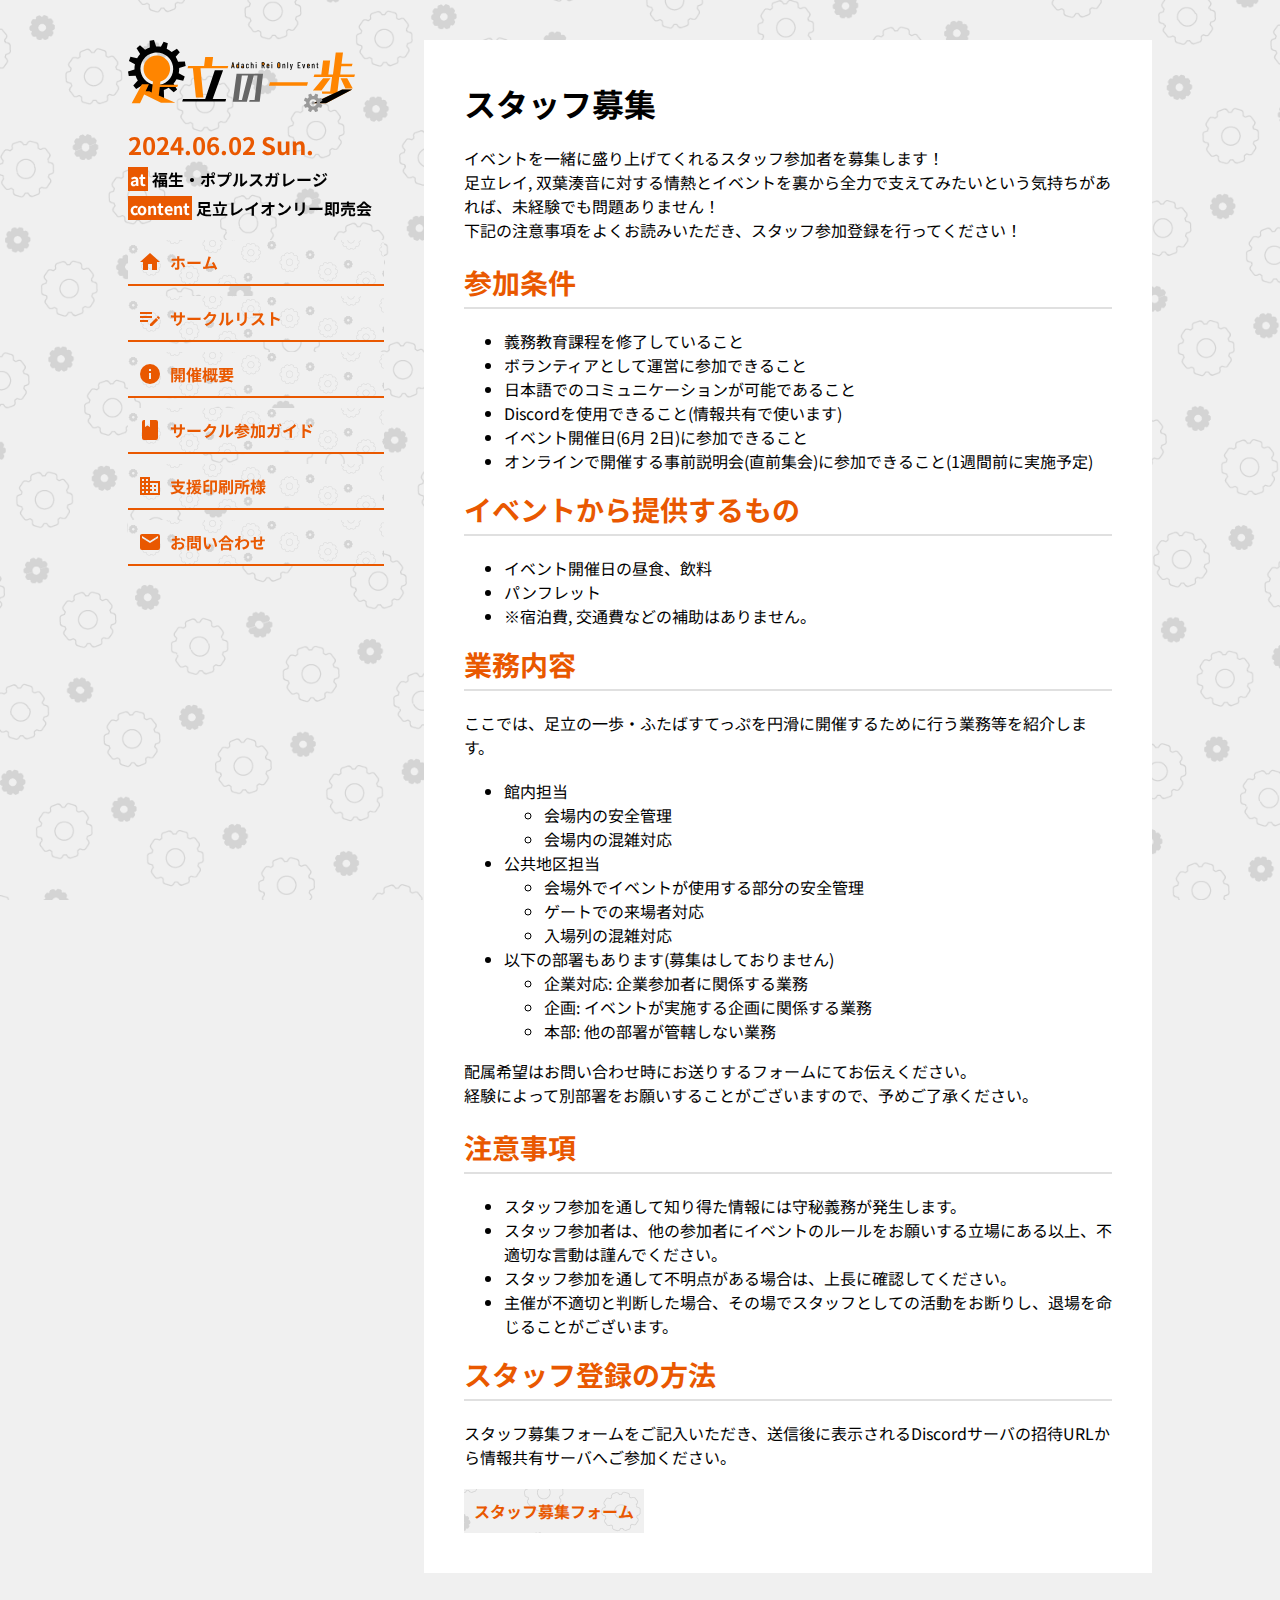
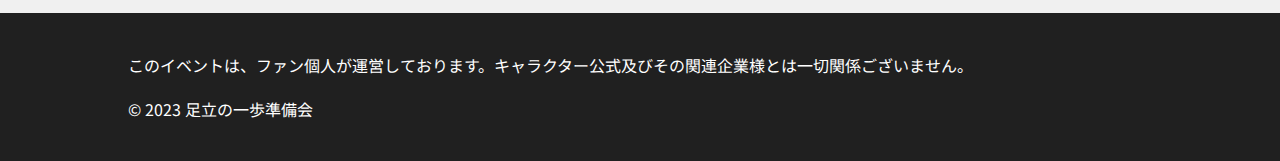
<file: recruit/index.html>
<!DOCTYPE html>
<html lang="ja">
  <head>
    <meta charset="UTF-8">
    <meta name="viewport" content="width=device-width">
    <meta name="generator" content="Astro v2.1.5">
    <meta name="generator" content="Nectarition Sakura v5.0">

    <meta name="description" content="2024年6月2日、福生・ポプルスガレージにて開催される、足立レイオンリー即売会「足立の一歩」の特設サイトです。">

    <meta property="og:title" content="スタッフ募集 - 足立の一歩">
    <meta property="og:site_name" content="足立レイオンリー即売会「足立の一歩」">
    <meta property="og:image" content="https://adachinoippo.net/assets/brand/icon.png">
    <meta property="og:url" content="https://adachinoippo.net/">
    <meta property="og:description" content="2024年6月2日、福生・ポプルスガレージにて開催される、足立レイオンリー即売会「足立の一歩」の特設サイトです。">

    <meta name="twitter:card" content="summary">
    <meta name="twitter:site" content="@adachinoippo">
    <meta name="twitter:title" content="スタッフ募集 - 足立の一歩">
    <meta name="twitter:description" content="2024年6月2日、福生・ポプルスガレージにて開催される、足立レイオンリー即売会「足立の一歩」の特設サイトです。">
    <meta name="twitter:image" content="https://adachinoippo.net/assets/brand/icon.png">

    <title>スタッフ募集 - 足立の一歩</title>
  <link rel="stylesheet" href="/_astro/index.05288d60.css" />
<link rel="stylesheet" href="/_astro/_...slug_.11195c7d.css" /></head>
  <body>
    <div class="container astro-SCKKX6R4">
    <div class="content astro-SCKKX6R4">
      <nav class="astro-SCKKX6R4">
        <div class="sidebar astro-ODYPCP2Q">
  <div class="meta astro-ODYPCP2Q">
    <div class="meta_logotype astro-ODYPCP2Q">
      <a href="/" class="astro-ODYPCP2Q"><img class="logotype astro-ODYPCP2Q" src="/assets/brand/logotype.svg"></a>
    </div>
    <div class="meta_item meta_item-date astro-ODYPCP2Q">
      2024.06.02 Sun.
    </div>
    <div class="meta_item astro-ODYPCP2Q">
      <span class="label astro-ODYPCP2Q">at</span>
      福生・ポプルスガレージ
    </div>
    <div class="meta_item astro-ODYPCP2Q">
      <span class="label astro-ODYPCP2Q">content</span>
      足立レイオンリー即売会
    </div>
  </div>
  <div class="menu astro-2J44JLRM">
    <div id="menuControl" class="astro-2J44JLRM">
      <a id="openMenu" class="item single astro-JROV5SSF">
  <span class="item_icon astro-JROV5SSF"><svg class="astro-JROV5SSF" astro-icon="mdi:menu">
    
    <use xlink:href="#astroicon:mdi:menu"></use>
</svg></span>
  <span class="item_name astro-JROV5SSF">メニュー</span>
</a>
      <a id="closeMenu" class="item single astro-JROV5SSF">
  <span class="item_icon astro-JROV5SSF"><svg class="astro-JROV5SSF" astro-icon="mdi:close">
    
    <use xlink:href="#astroicon:mdi:close"></use>
</svg></span>
  <span class="item_name astro-JROV5SSF">閉じる</span>
</a>
    </div>
    <div id="menuItems" class="astro-2J44JLRM">
      <a class="item undefined astro-JROV5SSF" href="/">
  <span class="item_icon astro-JROV5SSF"><svg class="astro-JROV5SSF" astro-icon="mdi:home">
    
    <use xlink:href="#astroicon:mdi:home"></use>
</svg></span>
  <span class="item_name astro-JROV5SSF">ホーム</span>
</a>
      <a class="item undefined astro-JROV5SSF" href="/list">
  <span class="item_icon astro-JROV5SSF"><svg class="astro-JROV5SSF" astro-icon="mdi:playlist-edit">
    
    <use xlink:href="#astroicon:mdi:playlist-edit"></use>
</svg></span>
  <span class="item_name astro-JROV5SSF">サークルリスト</span>
</a><a class="item undefined astro-JROV5SSF" href="/detail">
  <span class="item_icon astro-JROV5SSF"><svg class="astro-JROV5SSF" astro-icon="mdi:information">
    
    <use xlink:href="#astroicon:mdi:information"></use>
</svg></span>
  <span class="item_name astro-JROV5SSF">開催概要</span>
</a><a class="item undefined astro-JROV5SSF" href="/join">
  <span class="item_icon astro-JROV5SSF"><svg class="astro-JROV5SSF" astro-icon="mdi:book">
    
    <use xlink:href="#astroicon:mdi:book"></use>
</svg></span>
  <span class="item_name astro-JROV5SSF">サークル参加ガイド</span>
</a><a class="item undefined astro-JROV5SSF" href="/printing">
  <span class="item_icon astro-JROV5SSF"><svg class="astro-JROV5SSF" astro-icon="mdi:domain">
    
    <use xlink:href="#astroicon:mdi:domain"></use>
</svg></span>
  <span class="item_name astro-JROV5SSF">支援印刷所様</span>
</a><a class="item undefined astro-JROV5SSF" href="/contact">
  <span class="item_icon astro-JROV5SSF"><svg class="astro-JROV5SSF" astro-icon="mdi:email">
    
    <use xlink:href="#astroicon:mdi:email"></use>
</svg></span>
  <span class="item_name astro-JROV5SSF">お問い合わせ</span>
</a>
    </div>
  </div>
<svg style="position: absolute; width: 0; height: 0; overflow: hidden;" aria-hidden="true" astro-icon-spritesheet>
    <symbol viewBox="0 0 24 24" id="astroicon:mdi:menu"><path fill="currentColor" d="M3 6h18v2H3V6m0 5h18v2H3v-2m0 5h18v2H3v-2z"/></symbol><symbol viewBox="0 0 24 24" id="astroicon:mdi:close"><path fill="currentColor" d="M19 6.41 17.59 5 12 10.59 6.41 5 5 6.41 10.59 12 5 17.59 6.41 19 12 13.41 17.59 19 19 17.59 13.41 12 19 6.41z"/></symbol><symbol viewBox="0 0 24 24" id="astroicon:mdi:home"><path fill="currentColor" d="M10 20v-6h4v6h5v-8h3L12 3 2 12h3v8h5z"/></symbol><symbol viewBox="0 0 24 24" id="astroicon:mdi:playlist-edit"><path fill="currentColor" d="M2 6v2h12V6H2m0 4v2h12v-2H2m18.04.13c-.14 0-.28.06-.39.17l-1 1 2.05 2.05 1-1c.22-.21.22-.56 0-.77l-1.28-1.28a.533.533 0 0 0-.38-.17m-1.97 1.75L12 17.94V20h2.06l6.06-6.07-2.05-2.05M2 14v2h8v-2H2z"/></symbol><symbol viewBox="0 0 24 24" id="astroicon:mdi:information"><path fill="currentColor" d="M13 9h-2V7h2m0 10h-2v-6h2m-1-9A10 10 0 0 0 2 12a10 10 0 0 0 10 10 10 10 0 0 0 10-10A10 10 0 0 0 12 2z"/></symbol><symbol viewBox="0 0 24 24" id="astroicon:mdi:book"><path fill="currentColor" d="M18 22a2 2 0 0 0 2-2V4a2 2 0 0 0-2-2h-6v7L9.5 7.5 7 9V2H6a2 2 0 0 0-2 2v16a2 2 0 0 0 2 2h12z"/></symbol><symbol viewBox="0 0 24 24" id="astroicon:mdi:domain"><path fill="currentColor" d="M18 15h-2v2h2m0-6h-2v2h2m2 6h-8v-2h2v-2h-2v-2h2v-2h-2V9h8M10 7H8V5h2m0 6H8V9h2m0 6H8v-2h2m0 6H8v-2h2M6 7H4V5h2m0 6H4V9h2m0 6H4v-2h2m0 6H4v-2h2m6-10V3H2v18h20V7H12z"/></symbol><symbol viewBox="0 0 24 24" id="astroicon:mdi:email"><path fill="currentColor" d="m20 8-8 5-8-5V6l8 5 8-5m0-2H4c-1.11 0-2 .89-2 2v12a2 2 0 0 0 2 2h16a2 2 0 0 0 2-2V6a2 2 0 0 0-2-2z"/></symbol>
</svg>
<script lang="ts">
  document.querySelector("#closeMenu").classList.add("hide");

  document.querySelector("#openMenu").addEventListener("click", () => {
    document.querySelector("#openMenu").classList.add("hide");
    document.querySelector("#closeMenu").classList.remove("hide");
    document.querySelector("#menuItems").classList.add("expanded");
  });
  document.querySelector("#closeMenu").addEventListener("click", () => {
    document.querySelector("#openMenu").classList.remove("hide");
    document.querySelector("#closeMenu").classList.add("hide");
    document.querySelector("#menuItems").classList.remove("expanded");
  });
  document.querySelector("#menuItems");
</script>

</div>
      </nav>
      <main class="astro-SCKKX6R4">
        <h1>スタッフ募集</h1><p>イベントを一緒に盛り上げてくれるスタッフ参加者を募集します！<br>
足立レイ, 双葉湊音に対する情熱とイベントを裏から全力で支えてみたいという気持ちがあれば、未経験でも問題ありません！<br>
下記の注意事項をよくお読みいただき、スタッフ参加登録を行ってください！</p>
<h2 id="参加条件">参加条件</h2>
<ul>
<li>義務教育課程を修了していること</li>
<li>ボランティアとして運営に参加できること</li>
<li>日本語でのコミュニケーションが可能であること</li>
<li>Discordを使用できること(情報共有で使います)</li>
<li>イベント開催日(6月 2日)に参加できること</li>
<li>オンラインで開催する事前説明会(直前集会)に参加できること(1週間前に実施予定)</li>
</ul>
<h2 id="イベントから提供するもの">イベントから提供するもの</h2>
<ul>
<li>イベント開催日の昼食、飲料</li>
<li>パンフレット</li>
<li>※宿泊費, 交通費などの補助はありません。</li>
</ul>
<h2 id="業務内容">業務内容</h2>
<p>ここでは、足立の一歩・ふたばすてっぷを円滑に開催するために行う業務等を紹介します。</p>
<ul>
<li>館内担当
<ul>
<li>会場内の安全管理</li>
<li>会場内の混雑対応</li>
</ul>
</li>
<li>公共地区担当
<ul>
<li>会場外でイベントが使用する部分の安全管理</li>
<li>ゲートでの来場者対応</li>
<li>入場列の混雑対応</li>
</ul>
</li>
<li>以下の部署もあります(募集はしておりません)
<ul>
<li>企業対応: 企業参加者に関係する業務</li>
<li>企画: イベントが実施する企画に関係する業務</li>
<li>本部: 他の部署が管轄しない業務</li>
</ul>
</li>
</ul>
<p>配属希望はお問い合わせ時にお送りするフォームにてお伝えください。<br>
経験によって別部署をお願いすることがございますので、予めご了承ください。</p>
<h2 id="注意事項">注意事項</h2>
<ul>
<li>スタッフ参加を通して知り得た情報には守秘義務が発生します。</li>
<li>スタッフ参加者は、他の参加者にイベントのルールをお願いする立場にある以上、不適切な言動は謹んでください。</li>
<li>スタッフ参加を通して不明点がある場合は、上長に確認してください。</li>
<li>主催が不適切と判断した場合、その場でスタッフとしての活動をお断りし、退場を命じることがございます。</li>
</ul>
<h2 id="スタッフ登録の方法">スタッフ登録の方法</h2>
<p>スタッフ募集フォームをご記入いただき、送信後に表示されるDiscordサーバの招待URLから情報共有サーバへご参加ください。</p>
<p class="btnRack">
  <a class="btn" href="https://forms.gle/ujYXzMWeQQQoPKtp7">スタッフ募集フォーム</a>
</p>
      </main>
    </div>
    <footer class="astro-SCKKX6R4">
      <div class="footer astro-MTXGG6PP">
  <p class="astro-MTXGG6PP">
    このイベントは、ファン個人が運営しております。キャラクター公式及びその関連企業様とは一切関係ございません。
  </p>
  <div class="brandArea astro-MTXGG6PP">
    <p class="astro-MTXGG6PP">
      &copy; 2023
      足立の一歩準備会
    </p>
    
  </div>
</div>
    </footer>
  </div>
  </body></html>
</file>
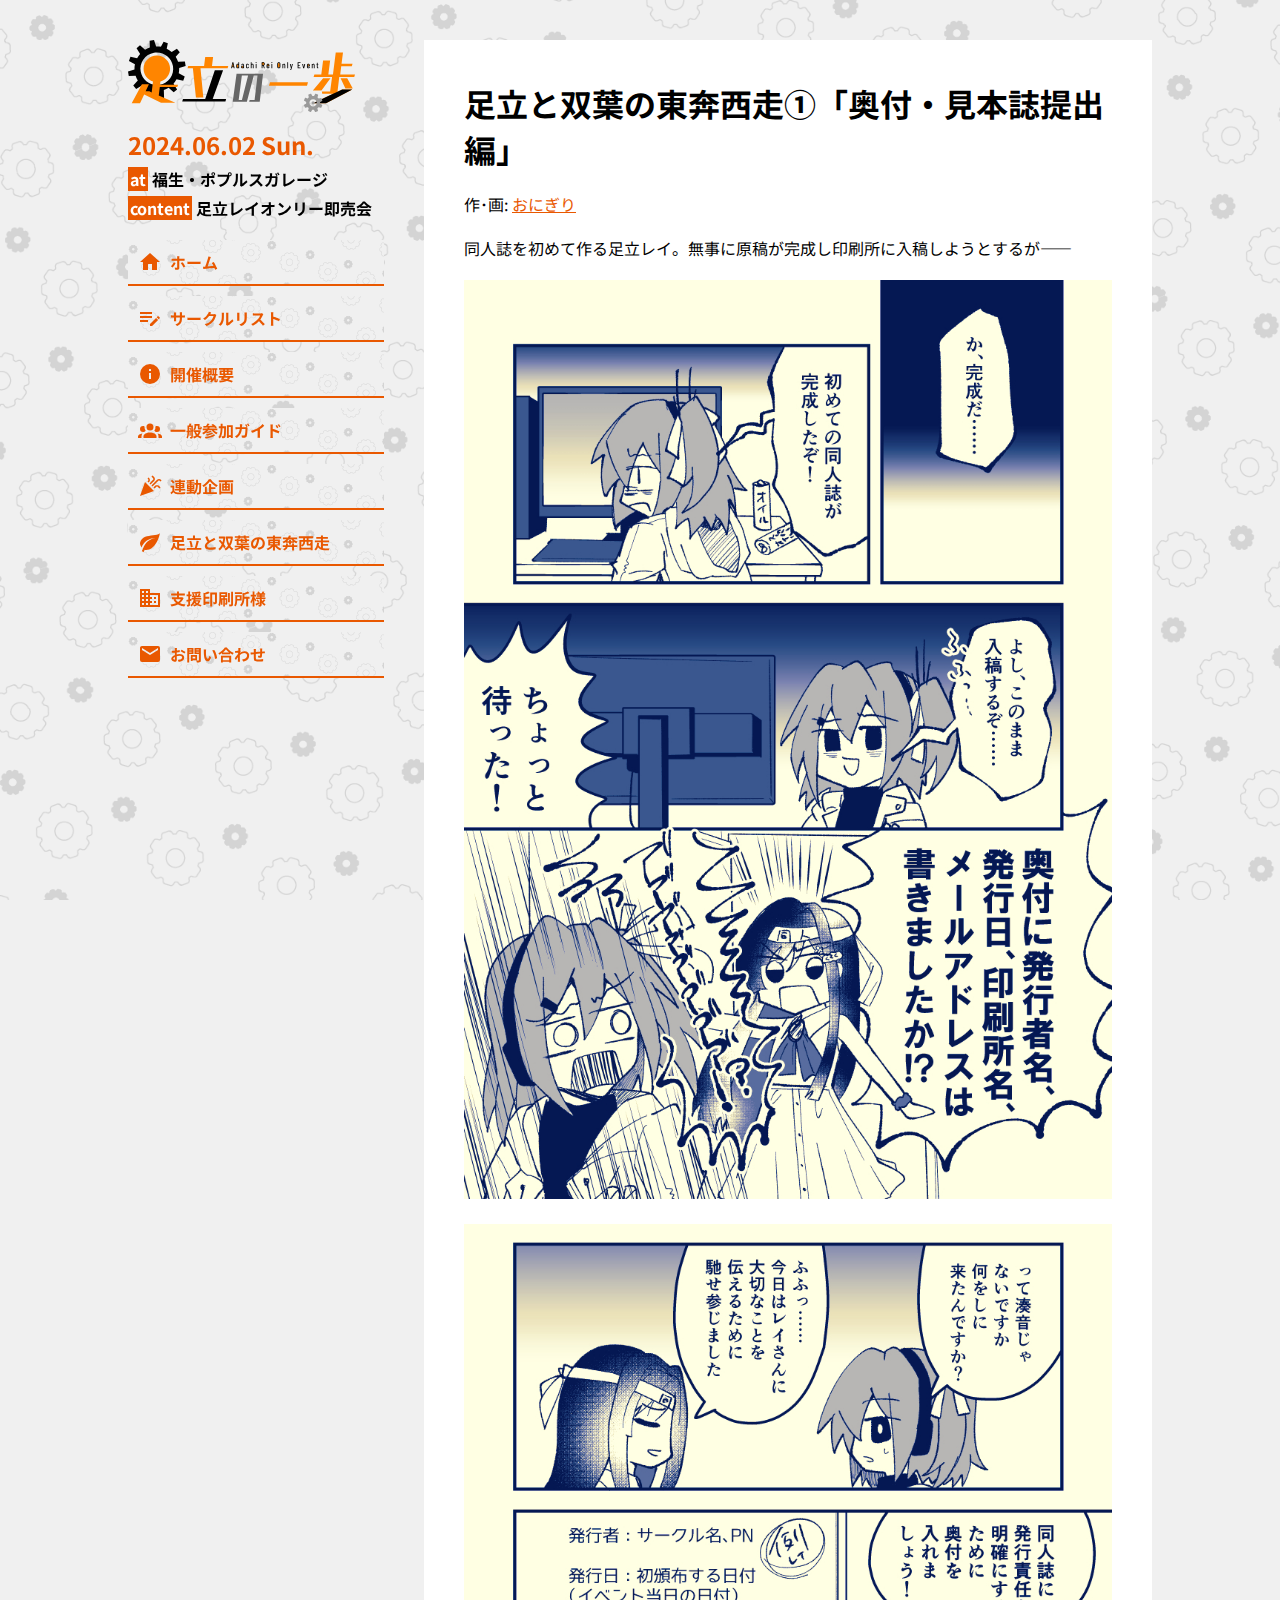
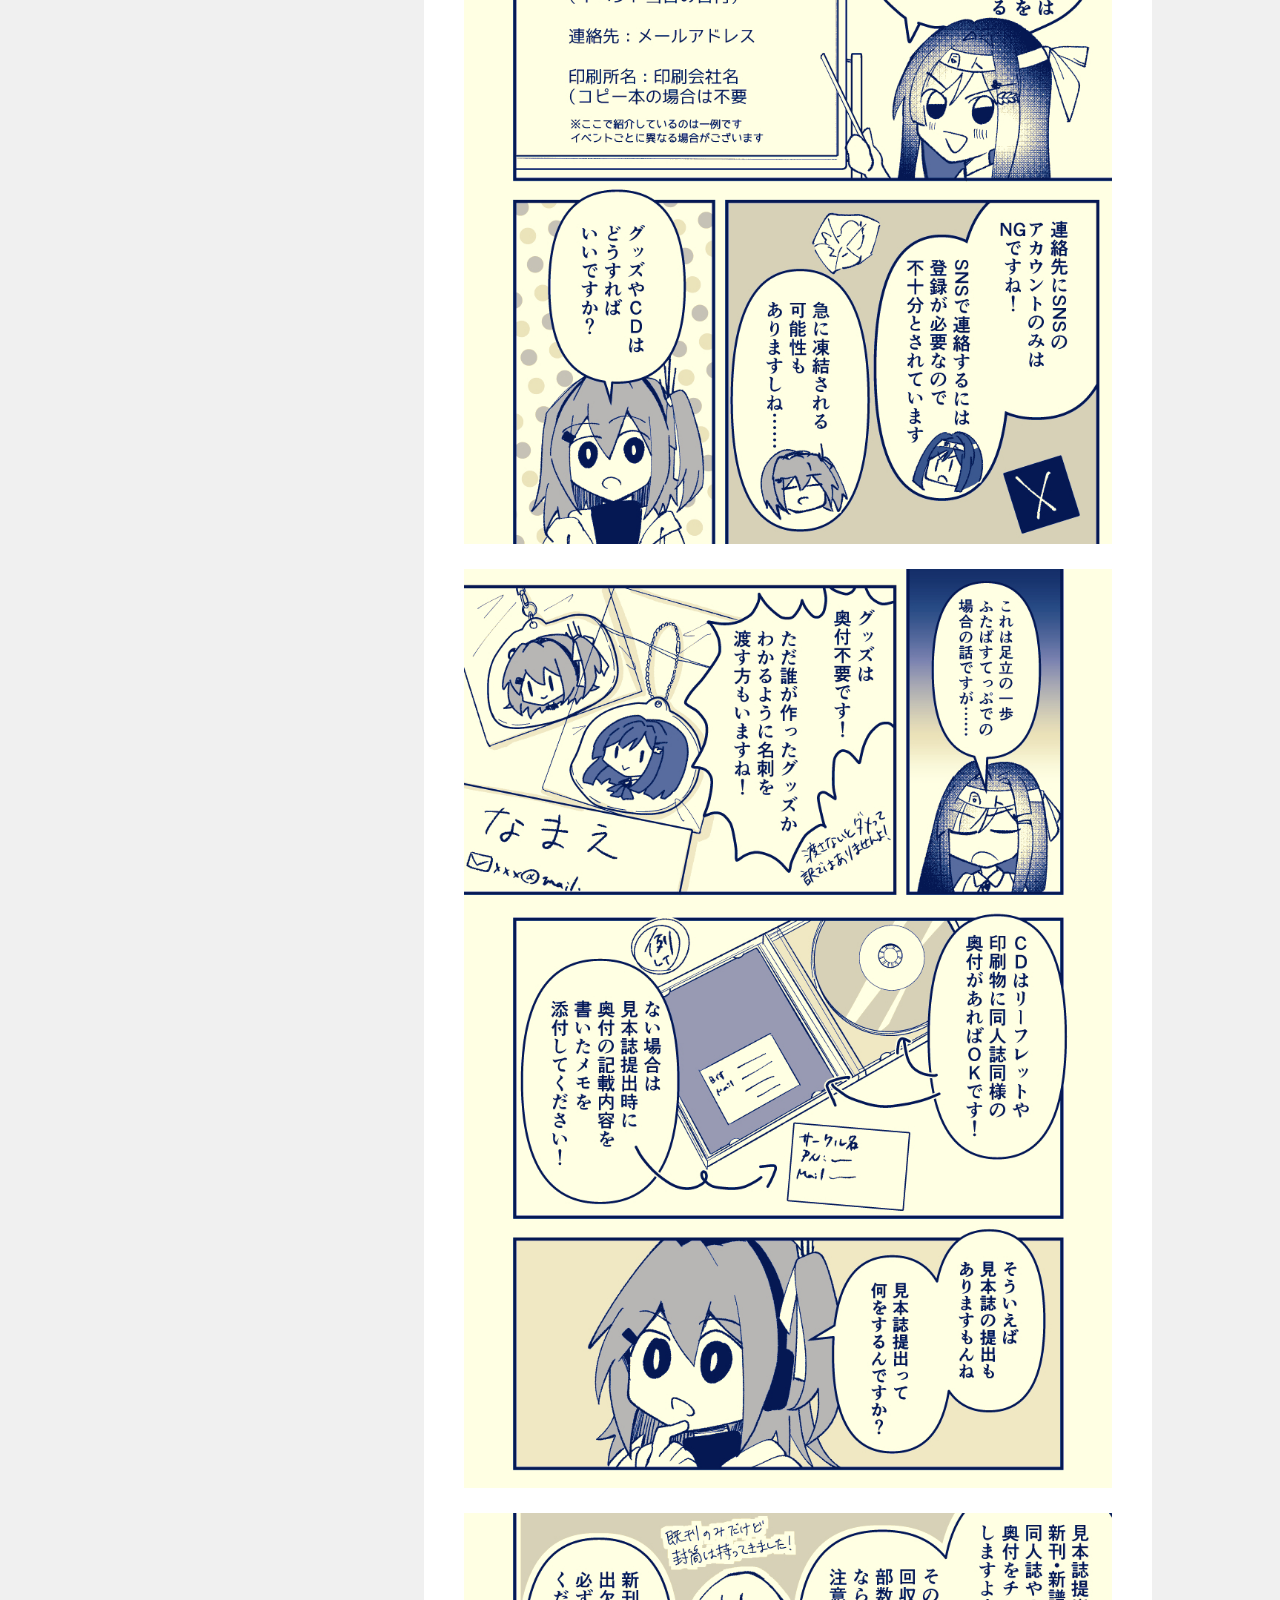
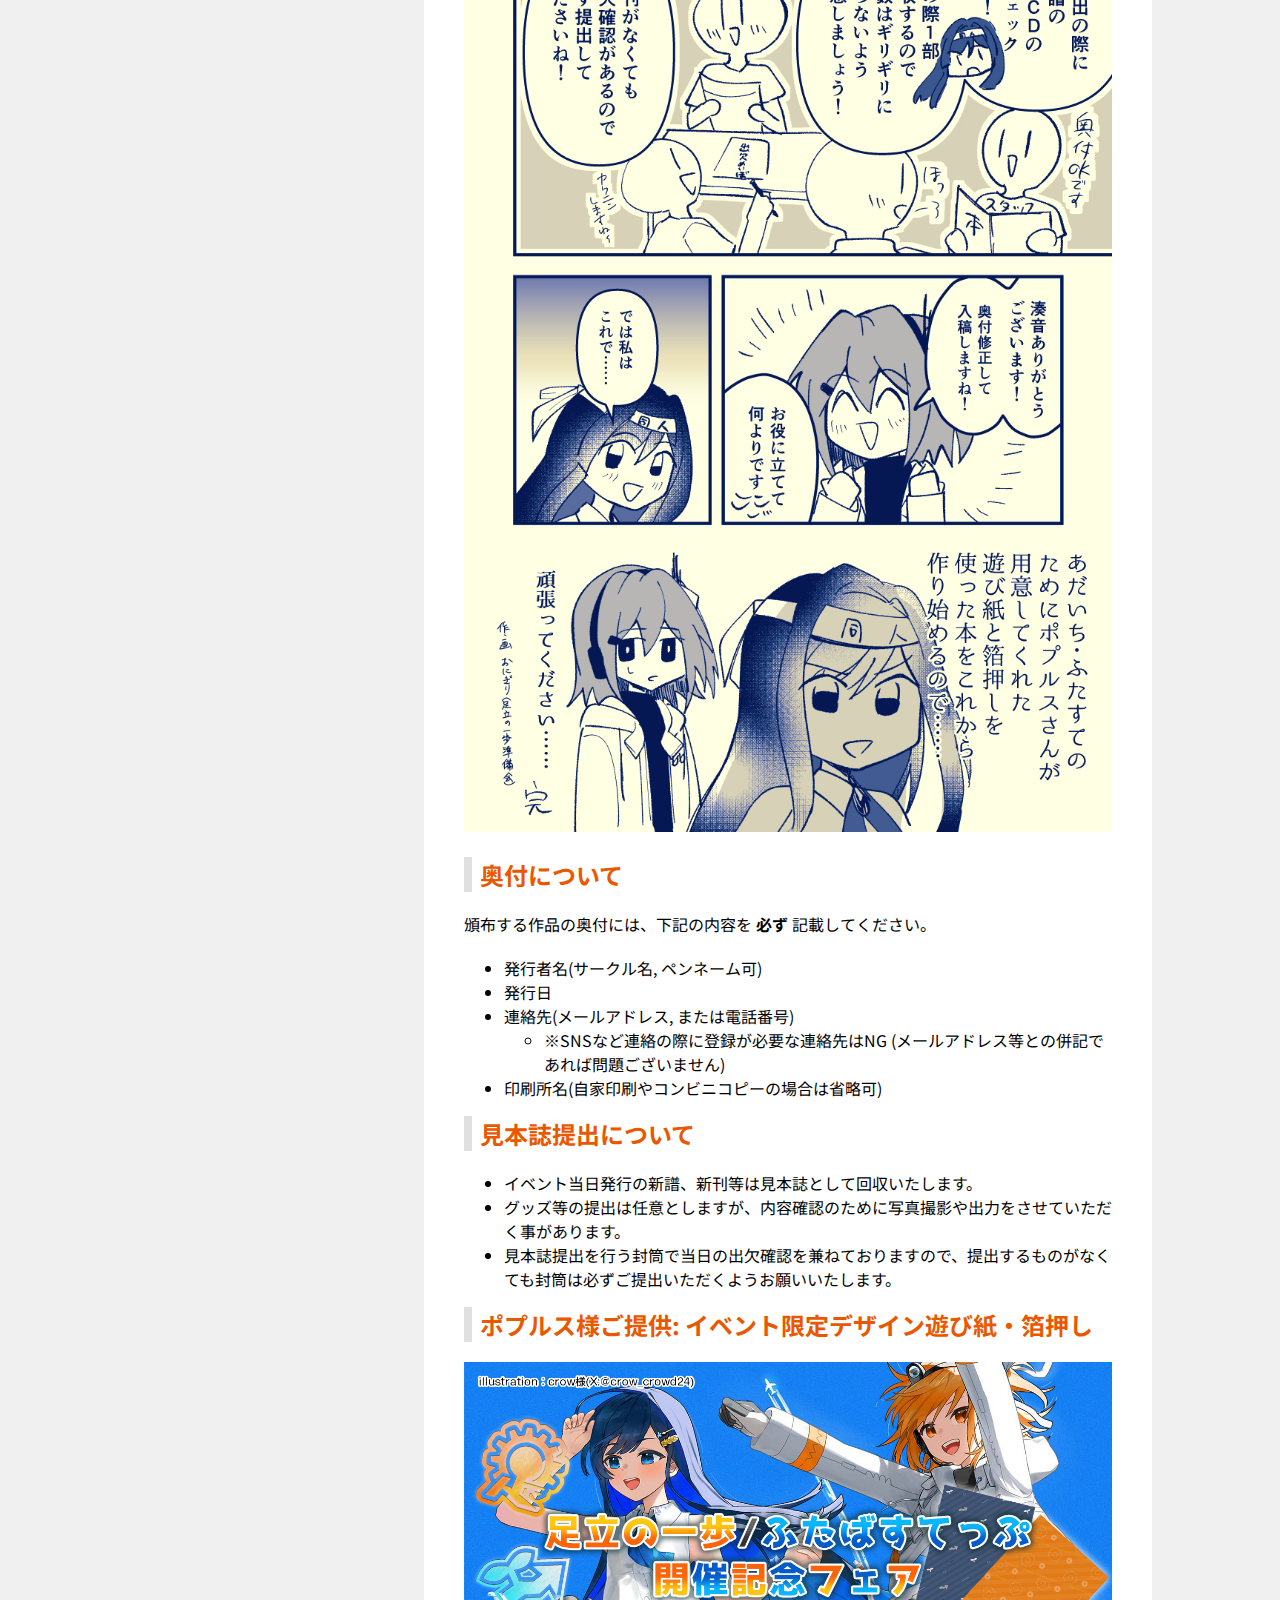
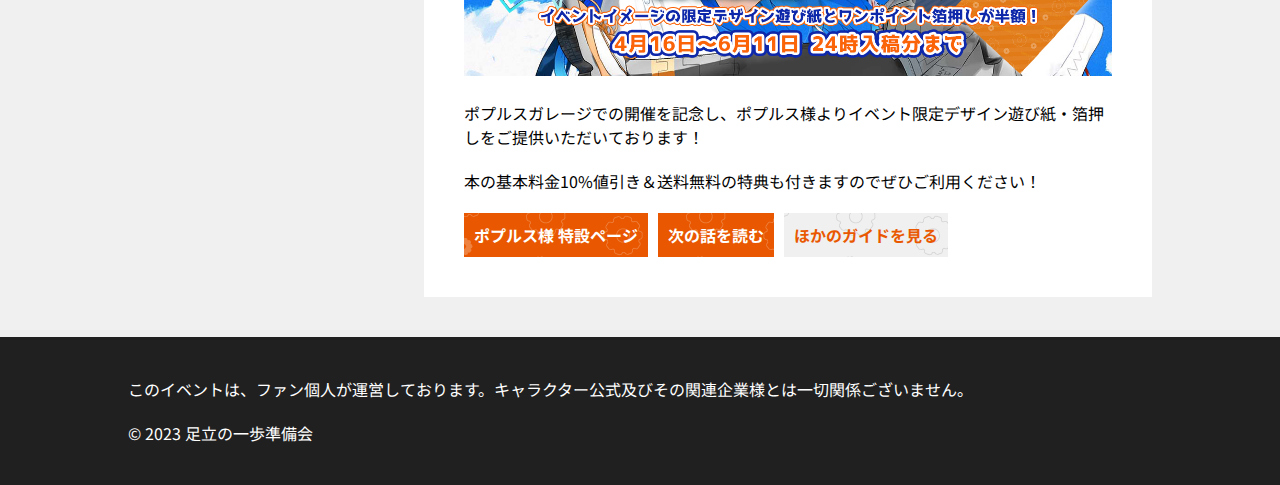
<file: beginners/01-circle/index.html>
<!DOCTYPE html>
<html lang="ja">
  <head>
    <meta charset="UTF-8">
    <meta name="viewport" content="width=device-width">
    <meta name="generator" content="Astro v2.1.5">
    <meta name="generator" content="Nectarition Sakura v5.0">

    <meta name="description" content="2024年6月2日、福生・ポプルスガレージにて開催される、足立レイオンリー即売会「足立の一歩」の特設サイトです。">

    <meta property="og:title" content="足立と双葉の東奔西走①「奥付・見本誌提出編」 - 足立の一歩">
    <meta property="og:site_name" content="足立レイオンリー即売会「足立の一歩」">
    <meta property="og:image" content="https://adachinoippo.net/assets/brand/icon.png">
    <meta property="og:url" content="https://adachinoippo.net/">
    <meta property="og:description" content="2024年6月2日、福生・ポプルスガレージにて開催される、足立レイオンリー即売会「足立の一歩」の特設サイトです。">

    <meta name="twitter:card" content="summary">
    <meta name="twitter:site" content="@adachinoippo">
    <meta name="twitter:title" content="足立と双葉の東奔西走①「奥付・見本誌提出編」 - 足立の一歩">
    <meta name="twitter:description" content="2024年6月2日、福生・ポプルスガレージにて開催される、足立レイオンリー即売会「足立の一歩」の特設サイトです。">
    <meta name="twitter:image" content="https://adachinoippo.net/assets/brand/icon.png">

    <title>足立と双葉の東奔西走①「奥付・見本誌提出編」 - 足立の一歩</title>
  <link rel="stylesheet" href="/_astro/404.8760112d.css" />
<link rel="stylesheet" href="/_astro/index.4f92f3c4.css" /></head>
  <body>
    <div class="container astro-SCKKX6R4">
    <div class="content astro-SCKKX6R4">
      <nav class="astro-SCKKX6R4">
        <div class="sidebar astro-ODYPCP2Q">
  <div class="meta astro-ODYPCP2Q">
    <div class="meta_logotype astro-ODYPCP2Q">
      <a href="/" class="astro-ODYPCP2Q"><img class="logotype astro-ODYPCP2Q" src="/assets/brand/logotype.svg"></a>
    </div>
    <div class="meta_item meta_item-date astro-ODYPCP2Q">
      2024.06.02 Sun.
    </div>
    <div class="meta_item astro-ODYPCP2Q">
      <span class="label astro-ODYPCP2Q">at</span>
      福生・ポプルスガレージ
    </div>
    <div class="meta_item astro-ODYPCP2Q">
      <span class="label astro-ODYPCP2Q">content</span>
      足立レイオンリー即売会
    </div>
  </div>
  <div class="menu astro-2J44JLRM">
    <div id="menuControl" class="astro-2J44JLRM">
      <a id="openMenu" class="item single astro-JROV5SSF">
  <span class="item_icon astro-JROV5SSF"><svg class="astro-JROV5SSF" astro-icon="mdi:menu">
    
    <use xlink:href="#astroicon:mdi:menu"></use>
</svg></span>
  <span class="item_name astro-JROV5SSF">メニュー</span>
</a>
      <a id="closeMenu" class="item single astro-JROV5SSF">
  <span class="item_icon astro-JROV5SSF"><svg class="astro-JROV5SSF" astro-icon="mdi:close">
    
    <use xlink:href="#astroicon:mdi:close"></use>
</svg></span>
  <span class="item_name astro-JROV5SSF">閉じる</span>
</a>
    </div>
    <div id="menuItems" class="astro-2J44JLRM">
      <a class="item undefined astro-JROV5SSF" href="/">
  <span class="item_icon astro-JROV5SSF"><svg class="astro-JROV5SSF" astro-icon="mdi:home">
    
    <use xlink:href="#astroicon:mdi:home"></use>
</svg></span>
  <span class="item_name astro-JROV5SSF">ホーム</span>
</a>
      <a class="item undefined astro-JROV5SSF" href="/list">
  <span class="item_icon astro-JROV5SSF"><svg class="astro-JROV5SSF" astro-icon="mdi:playlist-edit">
    
    <use xlink:href="#astroicon:mdi:playlist-edit"></use>
</svg></span>
  <span class="item_name astro-JROV5SSF">サークルリスト</span>
</a><a class="item undefined astro-JROV5SSF" href="/detail">
  <span class="item_icon astro-JROV5SSF"><svg class="astro-JROV5SSF" astro-icon="mdi:information">
    
    <use xlink:href="#astroicon:mdi:information"></use>
</svg></span>
  <span class="item_name astro-JROV5SSF">開催概要</span>
</a><a class="item undefined astro-JROV5SSF" href="/general">
  <span class="item_icon astro-JROV5SSF"><svg class="astro-JROV5SSF" astro-icon="mdi:account-group">
    
    <use xlink:href="#astroicon:mdi:account-group"></use>
</svg></span>
  <span class="item_name astro-JROV5SSF">一般参加ガイド</span>
</a><a class="item undefined astro-JROV5SSF" href="/event">
  <span class="item_icon astro-JROV5SSF"><svg class="astro-JROV5SSF" astro-icon="mdi:party-popper">
    
    <use xlink:href="#astroicon:mdi:party-popper"></use>
</svg></span>
  <span class="item_name astro-JROV5SSF">連動企画</span>
</a><a class="item undefined astro-JROV5SSF" href="/beginners">
  <span class="item_icon astro-JROV5SSF"><svg class="astro-JROV5SSF" astro-icon="mdi:leaf">
    
    <use xlink:href="#astroicon:mdi:leaf"></use>
</svg></span>
  <span class="item_name astro-JROV5SSF">足立と双葉の東奔西走</span>
</a><a class="item undefined astro-JROV5SSF" href="/printing">
  <span class="item_icon astro-JROV5SSF"><svg class="astro-JROV5SSF" astro-icon="mdi:domain">
    
    <use xlink:href="#astroicon:mdi:domain"></use>
</svg></span>
  <span class="item_name astro-JROV5SSF">支援印刷所様</span>
</a><a class="item undefined astro-JROV5SSF" href="/contact">
  <span class="item_icon astro-JROV5SSF"><svg class="astro-JROV5SSF" astro-icon="mdi:email">
    
    <use xlink:href="#astroicon:mdi:email"></use>
</svg></span>
  <span class="item_name astro-JROV5SSF">お問い合わせ</span>
</a>
    </div>
  </div>
<svg style="position: absolute; width: 0; height: 0; overflow: hidden;" aria-hidden="true" astro-icon-spritesheet>
    <symbol viewBox="0 0 24 24" id="astroicon:mdi:menu"><path fill="currentColor" d="M3 6h18v2H3V6m0 5h18v2H3v-2m0 5h18v2H3v-2z"/></symbol><symbol viewBox="0 0 24 24" id="astroicon:mdi:close"><path fill="currentColor" d="M19 6.41 17.59 5 12 10.59 6.41 5 5 6.41 10.59 12 5 17.59 6.41 19 12 13.41 17.59 19 19 17.59 13.41 12 19 6.41z"/></symbol><symbol viewBox="0 0 24 24" id="astroicon:mdi:home"><path fill="currentColor" d="M10 20v-6h4v6h5v-8h3L12 3 2 12h3v8h5z"/></symbol><symbol viewBox="0 0 24 24" id="astroicon:mdi:playlist-edit"><path fill="currentColor" d="M2 6v2h12V6H2m0 4v2h12v-2H2m18.04.13c-.14 0-.28.06-.39.17l-1 1 2.05 2.05 1-1c.22-.21.22-.56 0-.77l-1.28-1.28a.533.533 0 0 0-.38-.17m-1.97 1.75L12 17.94V20h2.06l6.06-6.07-2.05-2.05M2 14v2h8v-2H2z"/></symbol><symbol viewBox="0 0 24 24" id="astroicon:mdi:information"><path fill="currentColor" d="M13 9h-2V7h2m0 10h-2v-6h2m-1-9A10 10 0 0 0 2 12a10 10 0 0 0 10 10 10 10 0 0 0 10-10A10 10 0 0 0 12 2z"/></symbol><symbol viewBox="0 0 24 24" id="astroicon:mdi:account-group"><path fill="currentColor" d="M12 5.5A3.5 3.5 0 0 1 15.5 9a3.5 3.5 0 0 1-3.5 3.5A3.5 3.5 0 0 1 8.5 9 3.5 3.5 0 0 1 12 5.5M5 8c.56 0 1.08.15 1.53.42-.15 1.43.27 2.85 1.13 3.96C7.16 13.34 6.16 14 5 14a3 3 0 0 1-3-3 3 3 0 0 1 3-3m14 0a3 3 0 0 1 3 3 3 3 0 0 1-3 3c-1.16 0-2.16-.66-2.66-1.62a5.536 5.536 0 0 0 1.13-3.96c.45-.27.97-.42 1.53-.42M5.5 18.25c0-2.07 2.91-3.75 6.5-3.75s6.5 1.68 6.5 3.75V20h-13v-1.75M0 20v-1.5c0-1.39 1.89-2.56 4.45-2.9-.59.68-.95 1.62-.95 2.65V20H0m24 0h-3.5v-1.75c0-1.03-.36-1.97-.95-2.65 2.56.34 4.45 1.51 4.45 2.9V20z"/></symbol><symbol viewBox="0 0 24 24" id="astroicon:mdi:party-popper"><path fill="currentColor" d="m14.53 1.45-1.08 1.08 1.6 1.6c.22.25.33.54.33.87s-.11.64-.33.86L11.5 9.47l1 1.08 3.63-3.61c.53-.59.79-1.24.79-1.94s-.26-1.36-.79-1.95l-1.6-1.6m-3.98 2.02L9.47 4.55l.61.56c.22.22.33.52.33.89s-.11.67-.33.89l-.61.56 1.08 1.08.56-.61c.53-.59.8-1.23.8-1.92 0-.72-.27-1.37-.8-1.97l-.56-.56M21 5.06c-.69 0-1.33.27-1.92.8l-5.63 5.64 1.08 1 5.58-5.56c.25-.25.55-.38.89-.38s.64.13.89.38l.61.61 1.03-1.08-.56-.61c-.59-.53-1.25-.8-1.97-.8M7 8 2 22l14-5-9-9m12 3.06c-.7 0-1.34.27-1.94.8l-1.59 1.59 1.08 1.08 1.59-1.59c.25-.25.53-.38.86-.38.33 0 .63.13.88.38l1.62 1.59 1.05-1.03-1.6-1.64c-.59-.53-1.25-.8-1.95-.8z"/></symbol><symbol viewBox="0 0 24 24" id="astroicon:mdi:leaf"><path fill="currentColor" d="M17 8C8 10 5.9 16.17 3.82 21.34l1.89.66.95-2.3c.48.17.98.3 1.34.3C19 20 22 3 22 3c-1 2-8 2.25-13 3.25S2 11.5 2 13.5s1.75 3.75 1.75 3.75C7 8 17 8 17 8z"/></symbol><symbol viewBox="0 0 24 24" id="astroicon:mdi:domain"><path fill="currentColor" d="M18 15h-2v2h2m0-6h-2v2h2m2 6h-8v-2h2v-2h-2v-2h2v-2h-2V9h8M10 7H8V5h2m0 6H8V9h2m0 6H8v-2h2m0 6H8v-2h2M6 7H4V5h2m0 6H4V9h2m0 6H4v-2h2m0 6H4v-2h2m6-10V3H2v18h20V7H12z"/></symbol><symbol viewBox="0 0 24 24" id="astroicon:mdi:email"><path fill="currentColor" d="m20 8-8 5-8-5V6l8 5 8-5m0-2H4c-1.11 0-2 .89-2 2v12a2 2 0 0 0 2 2h16a2 2 0 0 0 2-2V6a2 2 0 0 0-2-2z"/></symbol>
</svg>
<script lang="ts">
  document.querySelector("#closeMenu").classList.add("hide");

  document.querySelector("#openMenu").addEventListener("click", () => {
    document.querySelector("#openMenu").classList.add("hide");
    document.querySelector("#closeMenu").classList.remove("hide");
    document.querySelector("#menuItems").classList.add("expanded");
  });
  document.querySelector("#closeMenu").addEventListener("click", () => {
    document.querySelector("#openMenu").classList.remove("hide");
    document.querySelector("#closeMenu").classList.add("hide");
    document.querySelector("#menuItems").classList.remove("expanded");
  });
  document.querySelector("#menuItems");
</script>

</div>
      </nav>
      <main class="astro-SCKKX6R4">
        <h1>足立と双葉の東奔西走①「奥付・見本誌提出編」</h1><p>作･画: <a href="https://twitter.com/shio_sts">おにぎり</a></p>
<p>同人誌を初めて作る足立レイ。無事に原稿が完成し印刷所に入稿しようとするが——</p>
<p><img src="/assets/beginners/01-circle/01.jpg" alt=""></p>
<p><img src="/assets/beginners/01-circle/02.jpg" alt=""></p>
<p><img src="/assets/beginners/01-circle/03.jpg" alt=""></p>
<p><img src="/assets/beginners/01-circle/04.jpg" alt=""></p>
<h3 id="奥付について">奥付について</h3>
<p>頒布する作品の奥付には、下記の内容を <strong>必ず</strong> 記載してください。</p>
<ul>
<li>発行者名(サークル名, ペンネーム可)</li>
<li>発行日</li>
<li>連絡先(メールアドレス, または電話番号)
<ul>
<li>※SNSなど連絡の際に登録が必要な連絡先はNG (メールアドレス等との併記であれば問題ございません)</li>
</ul>
</li>
<li>印刷所名(自家印刷やコンビニコピーの場合は省略可)</li>
</ul>
<h3 id="見本誌提出について">見本誌提出について</h3>
<ul>
<li>イベント当日発行の新譜、新刊等は見本誌として回収いたします。</li>
<li>グッズ等の提出は任意としますが、内容確認のために写真撮影や出力をさせていただく事があります。</li>
<li>見本誌提出を行う封筒で当日の出欠確認を兼ねておりますので、提出するものがなくても封筒は必ずご提出いただくようお願いいたします。</li>
</ul>
<h3 id="ポプルス様ご提供-イベント限定デザイン遊び紙箔押し">ポプルス様ご提供: イベント限定デザイン遊び紙・箔押し</h3>
<p><img src="/assets/event/popls-collaboration.jpg" alt=""></p>
<p>ポプルスガレージでの開催を記念し、ポプルス様よりイベント限定デザイン遊び紙・箔押しをご提供いただいております！</p>
<p>本の基本料金10%値引き＆送料無料の特典も付きますのでぜひご利用ください！</p>
<p class="btn_wrap">
  <a class="btn btn-primary" href="https://www2.popls.co.jp/pop/fair/2024adachi.html">ポプルス様 特設ページ</a>
  <a class="btn btn-primary" href="/beginners/02-access">次の話を読む</a>
  <a class="btn" href="/beginners">ほかのガイドを見る</a>
</p>
      </main>
    </div>
    <footer class="astro-SCKKX6R4">
      <div class="footer astro-MTXGG6PP">
  <p class="astro-MTXGG6PP">
    このイベントは、ファン個人が運営しております。キャラクター公式及びその関連企業様とは一切関係ございません。
  </p>
  <div class="brandArea astro-MTXGG6PP">
    <p class="astro-MTXGG6PP">
      &copy; 2023
      足立の一歩準備会
    </p>
    
  </div>
</div>
    </footer>
  </div>
  </body></html>
</file>
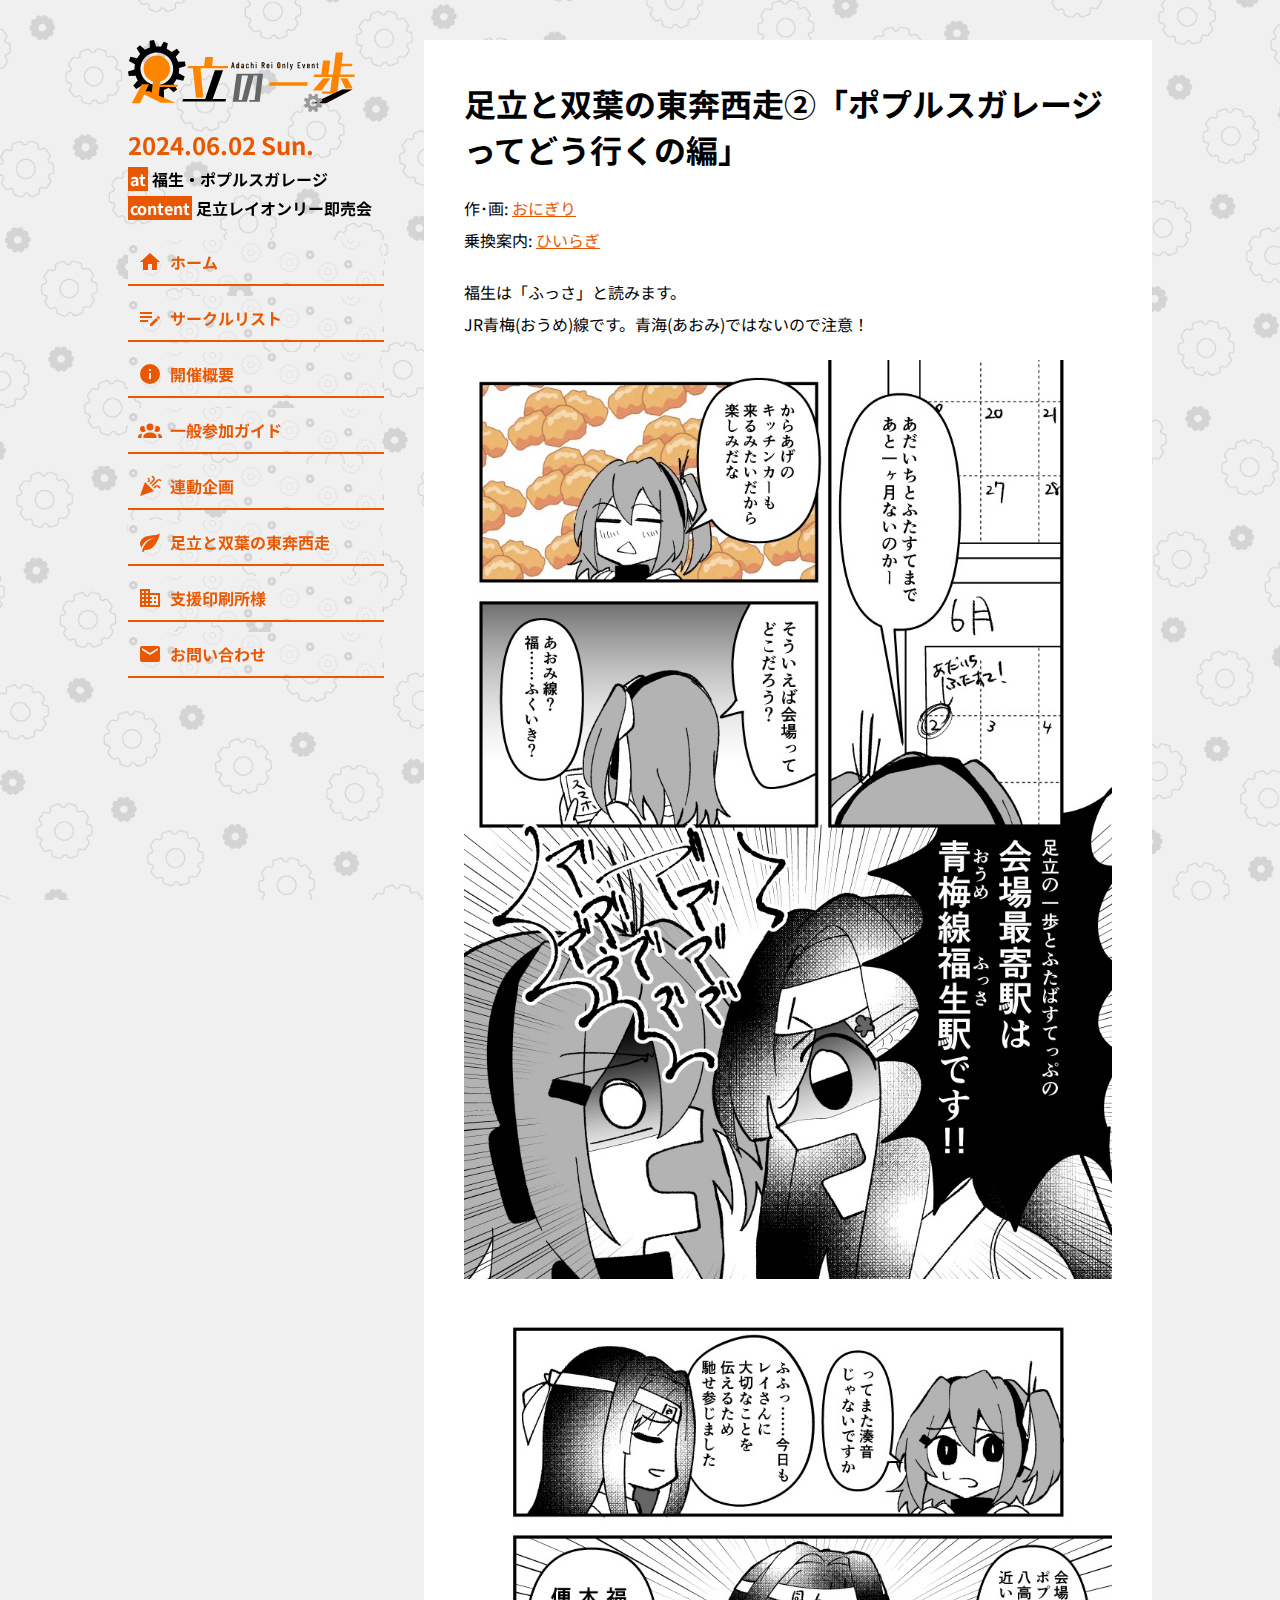
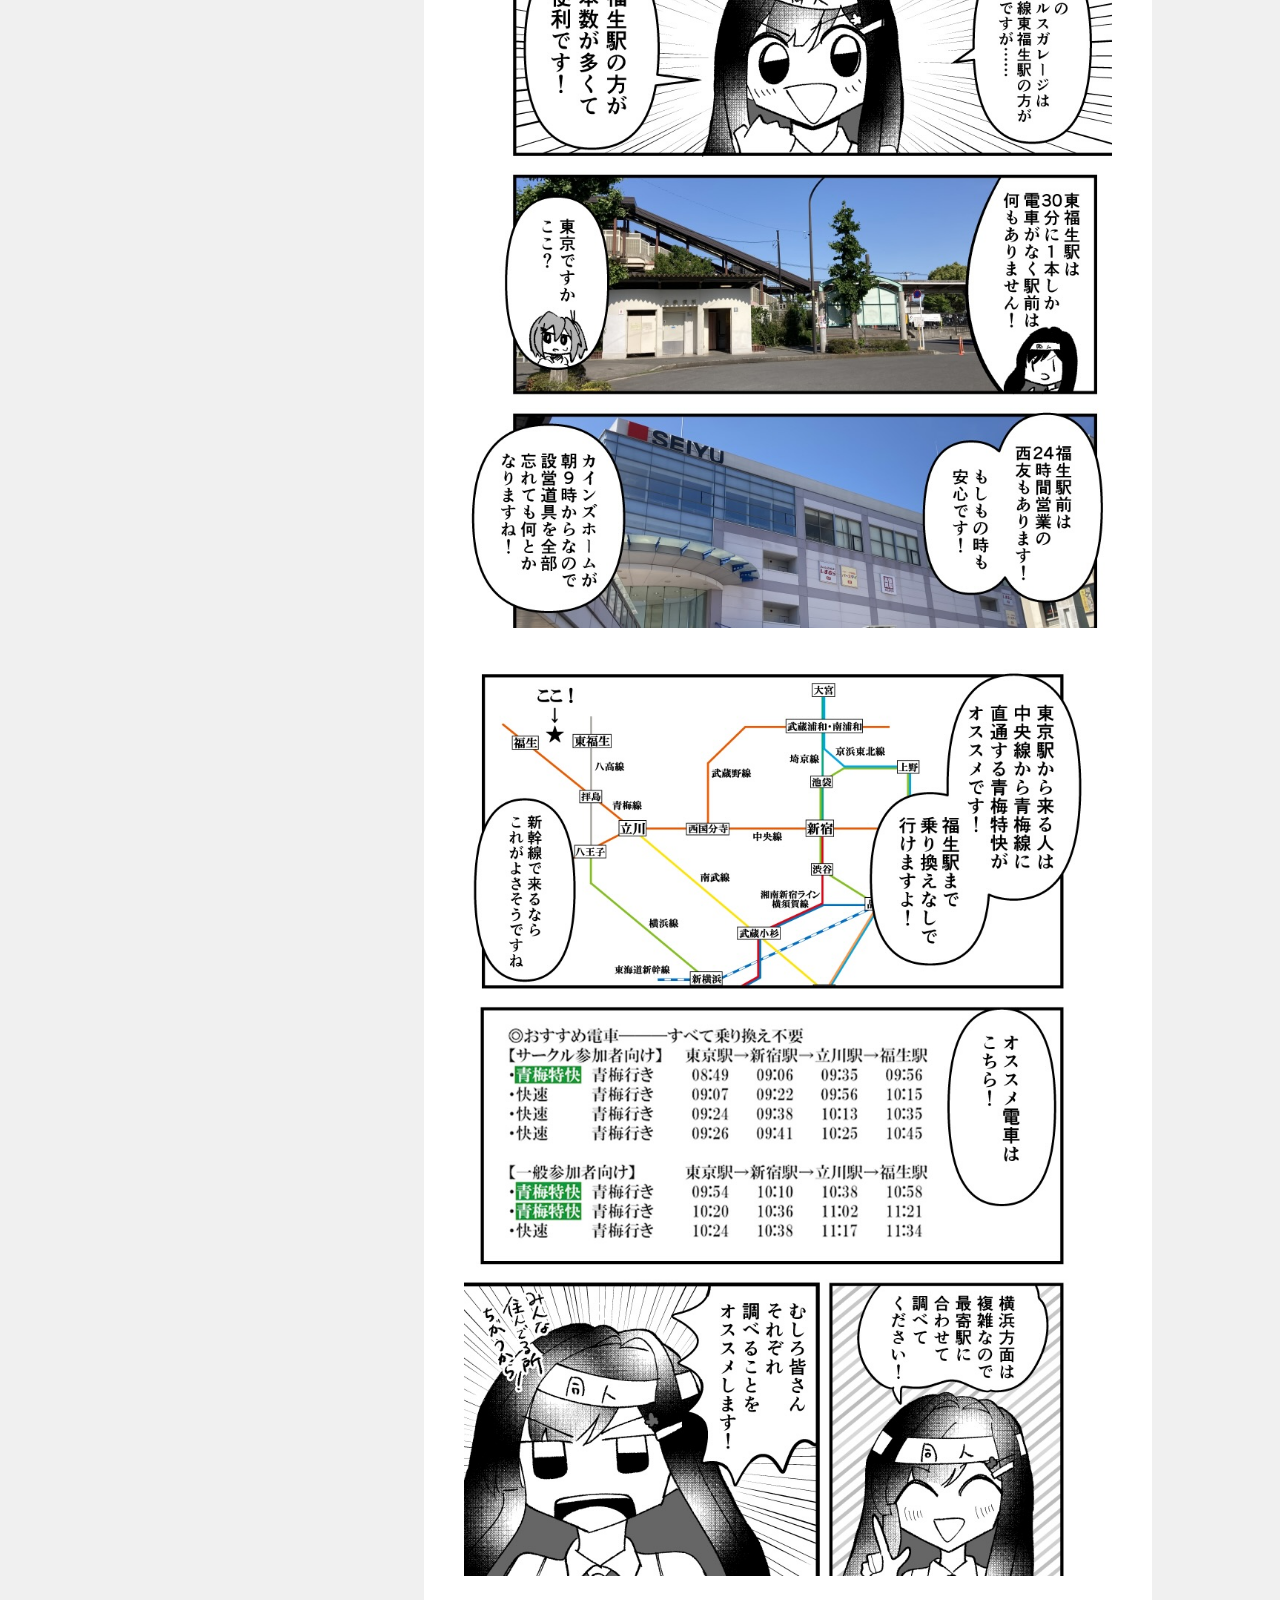
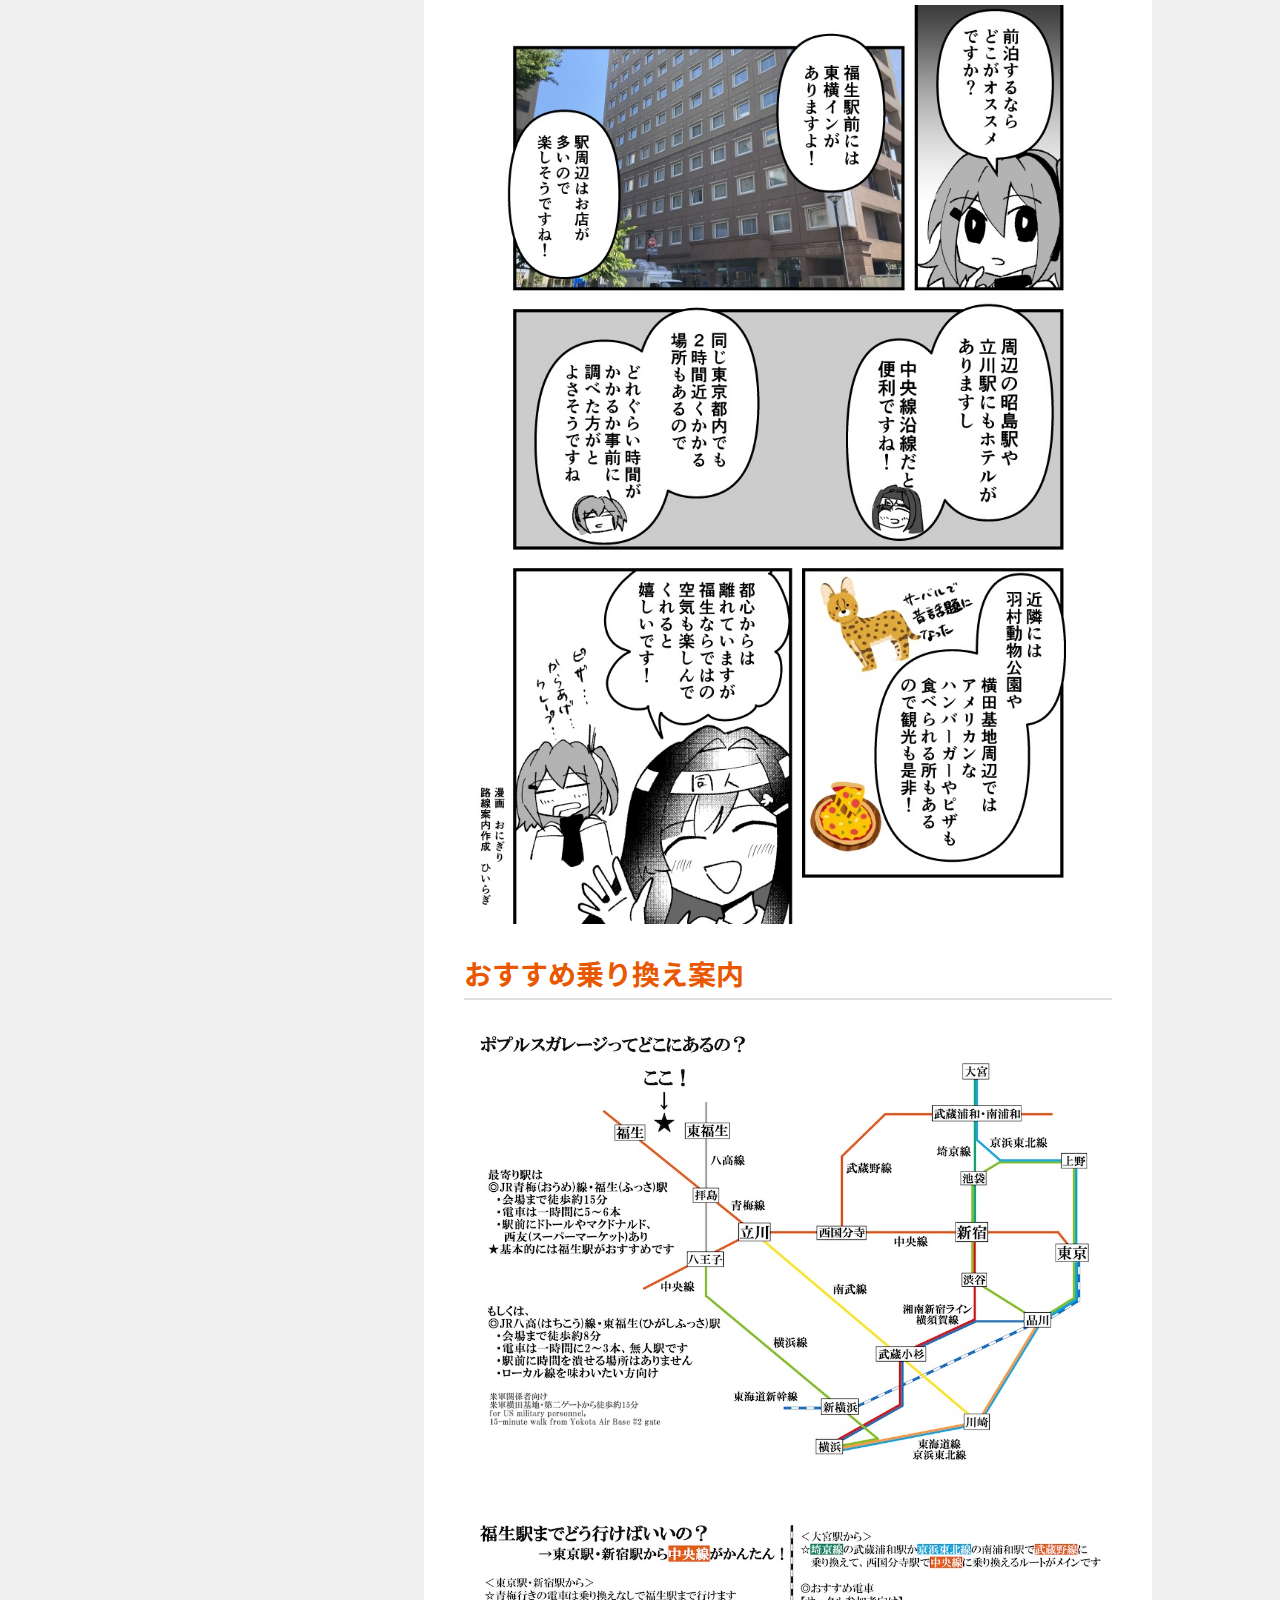
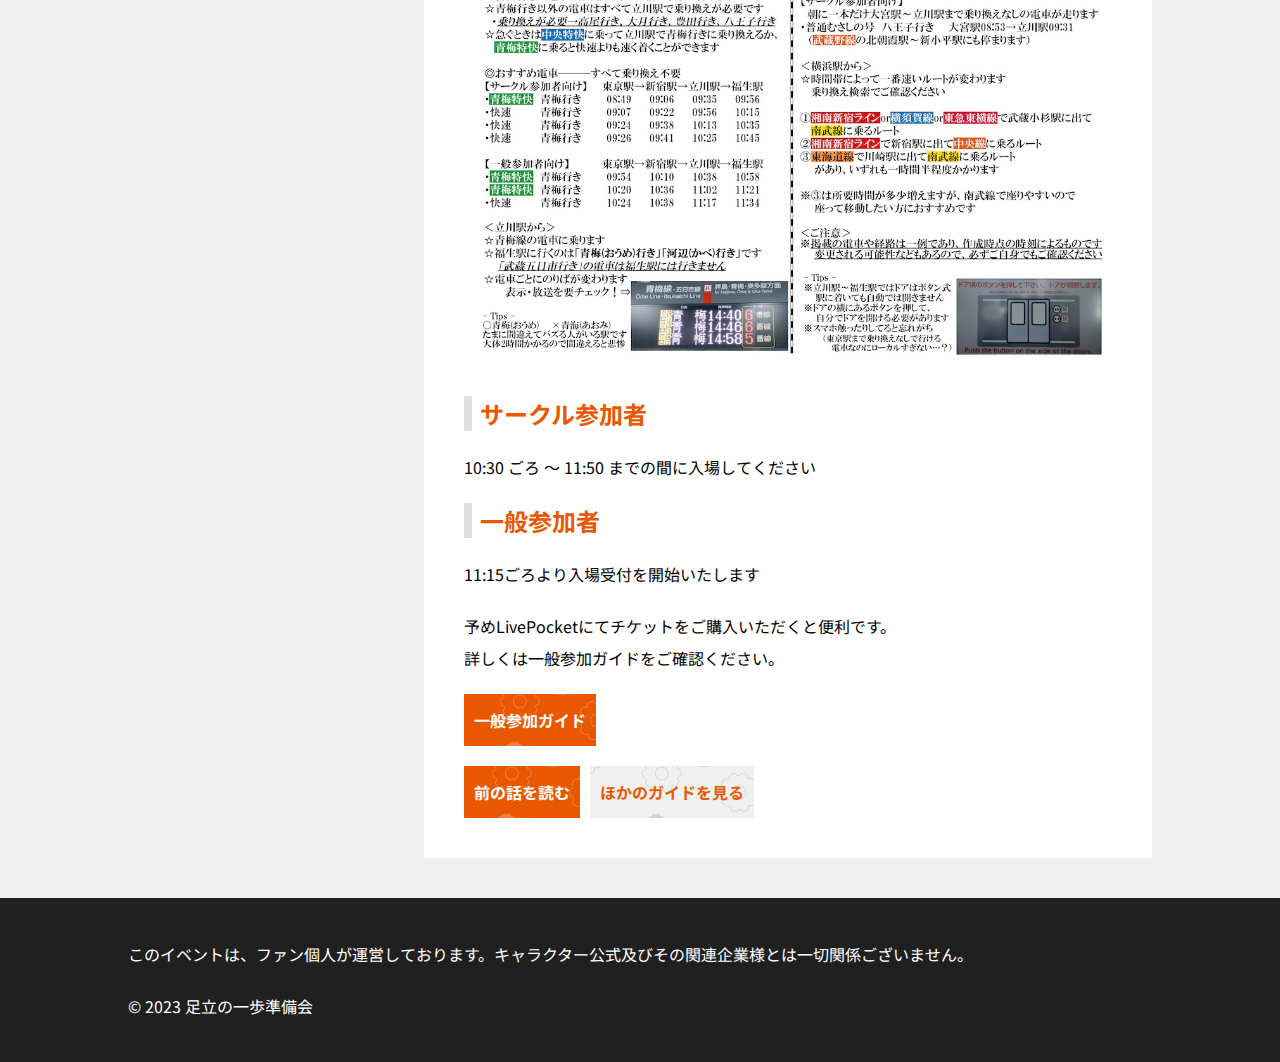
<file: beginners/02-access/index.html>
<!DOCTYPE html>
<html lang="ja">
  <head>
    <meta charset="UTF-8">
    <meta name="viewport" content="width=device-width">
    <meta name="generator" content="Astro v2.1.5">
    <meta name="generator" content="Nectarition Sakura v5.0">

    <meta name="description" content="2024年6月2日、福生・ポプルスガレージにて開催される、足立レイオンリー即売会「足立の一歩」の特設サイトです。">

    <meta property="og:title" content="足立と双葉の東奔西走②「ポプルスガレージってどう行くの編」 - 足立の一歩">
    <meta property="og:site_name" content="足立レイオンリー即売会「足立の一歩」">
    <meta property="og:image" content="https://adachinoippo.net/assets/brand/icon.png">
    <meta property="og:url" content="https://adachinoippo.net/">
    <meta property="og:description" content="2024年6月2日、福生・ポプルスガレージにて開催される、足立レイオンリー即売会「足立の一歩」の特設サイトです。">

    <meta name="twitter:card" content="summary">
    <meta name="twitter:site" content="@adachinoippo">
    <meta name="twitter:title" content="足立と双葉の東奔西走②「ポプルスガレージってどう行くの編」 - 足立の一歩">
    <meta name="twitter:description" content="2024年6月2日、福生・ポプルスガレージにて開催される、足立レイオンリー即売会「足立の一歩」の特設サイトです。">
    <meta name="twitter:image" content="https://adachinoippo.net/assets/brand/icon.png">

    <title>足立と双葉の東奔西走②「ポプルスガレージってどう行くの編」 - 足立の一歩</title>
  <link rel="stylesheet" href="/_astro/404.8760112d.css" />
<link rel="stylesheet" href="/_astro/index.49084011.css" /></head>
  <body>
    <div class="container astro-SCKKX6R4">
    <div class="content astro-SCKKX6R4">
      <nav class="astro-SCKKX6R4">
        <div class="sidebar astro-ODYPCP2Q">
  <div class="meta astro-ODYPCP2Q">
    <div class="meta_logotype astro-ODYPCP2Q">
      <a href="/" class="astro-ODYPCP2Q"><img class="logotype astro-ODYPCP2Q" src="/assets/brand/logotype.svg"></a>
    </div>
    <div class="meta_item meta_item-date astro-ODYPCP2Q">
      2024.06.02 Sun.
    </div>
    <div class="meta_item astro-ODYPCP2Q">
      <span class="label astro-ODYPCP2Q">at</span>
      福生・ポプルスガレージ
    </div>
    <div class="meta_item astro-ODYPCP2Q">
      <span class="label astro-ODYPCP2Q">content</span>
      足立レイオンリー即売会
    </div>
  </div>
  <div class="menu astro-2J44JLRM">
    <div id="menuControl" class="astro-2J44JLRM">
      <a id="openMenu" class="item single astro-JROV5SSF">
  <span class="item_icon astro-JROV5SSF"><svg class="astro-JROV5SSF" astro-icon="mdi:menu">
    
    <use xlink:href="#astroicon:mdi:menu"></use>
</svg></span>
  <span class="item_name astro-JROV5SSF">メニュー</span>
</a>
      <a id="closeMenu" class="item single astro-JROV5SSF">
  <span class="item_icon astro-JROV5SSF"><svg class="astro-JROV5SSF" astro-icon="mdi:close">
    
    <use xlink:href="#astroicon:mdi:close"></use>
</svg></span>
  <span class="item_name astro-JROV5SSF">閉じる</span>
</a>
    </div>
    <div id="menuItems" class="astro-2J44JLRM">
      <a class="item undefined astro-JROV5SSF" href="/">
  <span class="item_icon astro-JROV5SSF"><svg class="astro-JROV5SSF" astro-icon="mdi:home">
    
    <use xlink:href="#astroicon:mdi:home"></use>
</svg></span>
  <span class="item_name astro-JROV5SSF">ホーム</span>
</a>
      <a class="item undefined astro-JROV5SSF" href="/list">
  <span class="item_icon astro-JROV5SSF"><svg class="astro-JROV5SSF" astro-icon="mdi:playlist-edit">
    
    <use xlink:href="#astroicon:mdi:playlist-edit"></use>
</svg></span>
  <span class="item_name astro-JROV5SSF">サークルリスト</span>
</a><a class="item undefined astro-JROV5SSF" href="/detail">
  <span class="item_icon astro-JROV5SSF"><svg class="astro-JROV5SSF" astro-icon="mdi:information">
    
    <use xlink:href="#astroicon:mdi:information"></use>
</svg></span>
  <span class="item_name astro-JROV5SSF">開催概要</span>
</a><a class="item undefined astro-JROV5SSF" href="/general">
  <span class="item_icon astro-JROV5SSF"><svg class="astro-JROV5SSF" astro-icon="mdi:account-group">
    
    <use xlink:href="#astroicon:mdi:account-group"></use>
</svg></span>
  <span class="item_name astro-JROV5SSF">一般参加ガイド</span>
</a><a class="item undefined astro-JROV5SSF" href="/event">
  <span class="item_icon astro-JROV5SSF"><svg class="astro-JROV5SSF" astro-icon="mdi:party-popper">
    
    <use xlink:href="#astroicon:mdi:party-popper"></use>
</svg></span>
  <span class="item_name astro-JROV5SSF">連動企画</span>
</a><a class="item undefined astro-JROV5SSF" href="/beginners">
  <span class="item_icon astro-JROV5SSF"><svg class="astro-JROV5SSF" astro-icon="mdi:leaf">
    
    <use xlink:href="#astroicon:mdi:leaf"></use>
</svg></span>
  <span class="item_name astro-JROV5SSF">足立と双葉の東奔西走</span>
</a><a class="item undefined astro-JROV5SSF" href="/printing">
  <span class="item_icon astro-JROV5SSF"><svg class="astro-JROV5SSF" astro-icon="mdi:domain">
    
    <use xlink:href="#astroicon:mdi:domain"></use>
</svg></span>
  <span class="item_name astro-JROV5SSF">支援印刷所様</span>
</a><a class="item undefined astro-JROV5SSF" href="/contact">
  <span class="item_icon astro-JROV5SSF"><svg class="astro-JROV5SSF" astro-icon="mdi:email">
    
    <use xlink:href="#astroicon:mdi:email"></use>
</svg></span>
  <span class="item_name astro-JROV5SSF">お問い合わせ</span>
</a>
    </div>
  </div>
<svg style="position: absolute; width: 0; height: 0; overflow: hidden;" aria-hidden="true" astro-icon-spritesheet>
    <symbol viewBox="0 0 24 24" id="astroicon:mdi:menu"><path fill="currentColor" d="M3 6h18v2H3V6m0 5h18v2H3v-2m0 5h18v2H3v-2z"/></symbol><symbol viewBox="0 0 24 24" id="astroicon:mdi:close"><path fill="currentColor" d="M19 6.41 17.59 5 12 10.59 6.41 5 5 6.41 10.59 12 5 17.59 6.41 19 12 13.41 17.59 19 19 17.59 13.41 12 19 6.41z"/></symbol><symbol viewBox="0 0 24 24" id="astroicon:mdi:home"><path fill="currentColor" d="M10 20v-6h4v6h5v-8h3L12 3 2 12h3v8h5z"/></symbol><symbol viewBox="0 0 24 24" id="astroicon:mdi:playlist-edit"><path fill="currentColor" d="M2 6v2h12V6H2m0 4v2h12v-2H2m18.04.13c-.14 0-.28.06-.39.17l-1 1 2.05 2.05 1-1c.22-.21.22-.56 0-.77l-1.28-1.28a.533.533 0 0 0-.38-.17m-1.97 1.75L12 17.94V20h2.06l6.06-6.07-2.05-2.05M2 14v2h8v-2H2z"/></symbol><symbol viewBox="0 0 24 24" id="astroicon:mdi:information"><path fill="currentColor" d="M13 9h-2V7h2m0 10h-2v-6h2m-1-9A10 10 0 0 0 2 12a10 10 0 0 0 10 10 10 10 0 0 0 10-10A10 10 0 0 0 12 2z"/></symbol><symbol viewBox="0 0 24 24" id="astroicon:mdi:account-group"><path fill="currentColor" d="M12 5.5A3.5 3.5 0 0 1 15.5 9a3.5 3.5 0 0 1-3.5 3.5A3.5 3.5 0 0 1 8.5 9 3.5 3.5 0 0 1 12 5.5M5 8c.56 0 1.08.15 1.53.42-.15 1.43.27 2.85 1.13 3.96C7.16 13.34 6.16 14 5 14a3 3 0 0 1-3-3 3 3 0 0 1 3-3m14 0a3 3 0 0 1 3 3 3 3 0 0 1-3 3c-1.16 0-2.16-.66-2.66-1.62a5.536 5.536 0 0 0 1.13-3.96c.45-.27.97-.42 1.53-.42M5.5 18.25c0-2.07 2.91-3.75 6.5-3.75s6.5 1.68 6.5 3.75V20h-13v-1.75M0 20v-1.5c0-1.39 1.89-2.56 4.45-2.9-.59.68-.95 1.62-.95 2.65V20H0m24 0h-3.5v-1.75c0-1.03-.36-1.97-.95-2.65 2.56.34 4.45 1.51 4.45 2.9V20z"/></symbol><symbol viewBox="0 0 24 24" id="astroicon:mdi:party-popper"><path fill="currentColor" d="m14.53 1.45-1.08 1.08 1.6 1.6c.22.25.33.54.33.87s-.11.64-.33.86L11.5 9.47l1 1.08 3.63-3.61c.53-.59.79-1.24.79-1.94s-.26-1.36-.79-1.95l-1.6-1.6m-3.98 2.02L9.47 4.55l.61.56c.22.22.33.52.33.89s-.11.67-.33.89l-.61.56 1.08 1.08.56-.61c.53-.59.8-1.23.8-1.92 0-.72-.27-1.37-.8-1.97l-.56-.56M21 5.06c-.69 0-1.33.27-1.92.8l-5.63 5.64 1.08 1 5.58-5.56c.25-.25.55-.38.89-.38s.64.13.89.38l.61.61 1.03-1.08-.56-.61c-.59-.53-1.25-.8-1.97-.8M7 8 2 22l14-5-9-9m12 3.06c-.7 0-1.34.27-1.94.8l-1.59 1.59 1.08 1.08 1.59-1.59c.25-.25.53-.38.86-.38.33 0 .63.13.88.38l1.62 1.59 1.05-1.03-1.6-1.64c-.59-.53-1.25-.8-1.95-.8z"/></symbol><symbol viewBox="0 0 24 24" id="astroicon:mdi:leaf"><path fill="currentColor" d="M17 8C8 10 5.9 16.17 3.82 21.34l1.89.66.95-2.3c.48.17.98.3 1.34.3C19 20 22 3 22 3c-1 2-8 2.25-13 3.25S2 11.5 2 13.5s1.75 3.75 1.75 3.75C7 8 17 8 17 8z"/></symbol><symbol viewBox="0 0 24 24" id="astroicon:mdi:domain"><path fill="currentColor" d="M18 15h-2v2h2m0-6h-2v2h2m2 6h-8v-2h2v-2h-2v-2h2v-2h-2V9h8M10 7H8V5h2m0 6H8V9h2m0 6H8v-2h2m0 6H8v-2h2M6 7H4V5h2m0 6H4V9h2m0 6H4v-2h2m0 6H4v-2h2m6-10V3H2v18h20V7H12z"/></symbol><symbol viewBox="0 0 24 24" id="astroicon:mdi:email"><path fill="currentColor" d="m20 8-8 5-8-5V6l8 5 8-5m0-2H4c-1.11 0-2 .89-2 2v12a2 2 0 0 0 2 2h16a2 2 0 0 0 2-2V6a2 2 0 0 0-2-2z"/></symbol>
</svg>
<script lang="ts">
  document.querySelector("#closeMenu").classList.add("hide");

  document.querySelector("#openMenu").addEventListener("click", () => {
    document.querySelector("#openMenu").classList.add("hide");
    document.querySelector("#closeMenu").classList.remove("hide");
    document.querySelector("#menuItems").classList.add("expanded");
  });
  document.querySelector("#closeMenu").addEventListener("click", () => {
    document.querySelector("#openMenu").classList.remove("hide");
    document.querySelector("#closeMenu").classList.add("hide");
    document.querySelector("#menuItems").classList.remove("expanded");
  });
  document.querySelector("#menuItems");
</script>

</div>
      </nav>
      <main class="astro-SCKKX6R4">
        <h1>足立と双葉の東奔西走②「ポプルスガレージってどう行くの編」</h1><p>作･画: <a href="https://twitter.com/shio_sts">おにぎり</a><br>
乗換案内: <a href="https://twitter.com/wet_rein">ひいらぎ</a></p>
<p>福生は「ふっさ」と読みます。<br>
JR青梅(おうめ)線です。青海(あおみ)ではないので注意！</p>
<p><img src="/assets/beginners/02-access/01.jpg" alt=""></p>
<p><img src="/assets/beginners/02-access/02.jpg" alt=""></p>
<p><img src="/assets/beginners/02-access/03.jpg" alt=""></p>
<p><img src="/assets/beginners/02-access/04.jpg" alt=""></p>
<h2 id="おすすめ乗り換え案内">おすすめ乗り換え案内</h2>
<p><a href="/assets/general/routeguide-01.jpg"><img src="/assets/general/routeguide-01.jpg" alt=""></a></p>
<p><a href="/assets/general/routeguide-02.jpg"><img src="/assets/general/routeguide-02.jpg" alt=""></a></p>
<h3 id="サークル参加者">サークル参加者</h3>
<p>10:30 ごろ 〜 11:50 までの間に入場してください</p>
<h3 id="一般参加者">一般参加者</h3>
<p>11:15ごろより入場受付を開始いたします</p>
<p>予めLivePocketにてチケットをご購入いただくと便利です。<br>
詳しくは一般参加ガイドをご確認ください。</p>
<p class="btn_wrap">
  <a class="btn btn-primary" href="/general">一般参加ガイド</a>
</p>
<p class="btn_wrap">
  <a class="btn btn-primary" href="/beginners/01-circle">前の話を読む</a>
  <a class="btn" href="/beginners">ほかのガイドを見る</a>
</p>
      </main>
    </div>
    <footer class="astro-SCKKX6R4">
      <div class="footer astro-MTXGG6PP">
  <p class="astro-MTXGG6PP">
    このイベントは、ファン個人が運営しております。キャラクター公式及びその関連企業様とは一切関係ございません。
  </p>
  <div class="brandArea astro-MTXGG6PP">
    <p class="astro-MTXGG6PP">
      &copy; 2023
      足立の一歩準備会
    </p>
    
  </div>
</div>
    </footer>
  </div>
  </body></html>
</file>
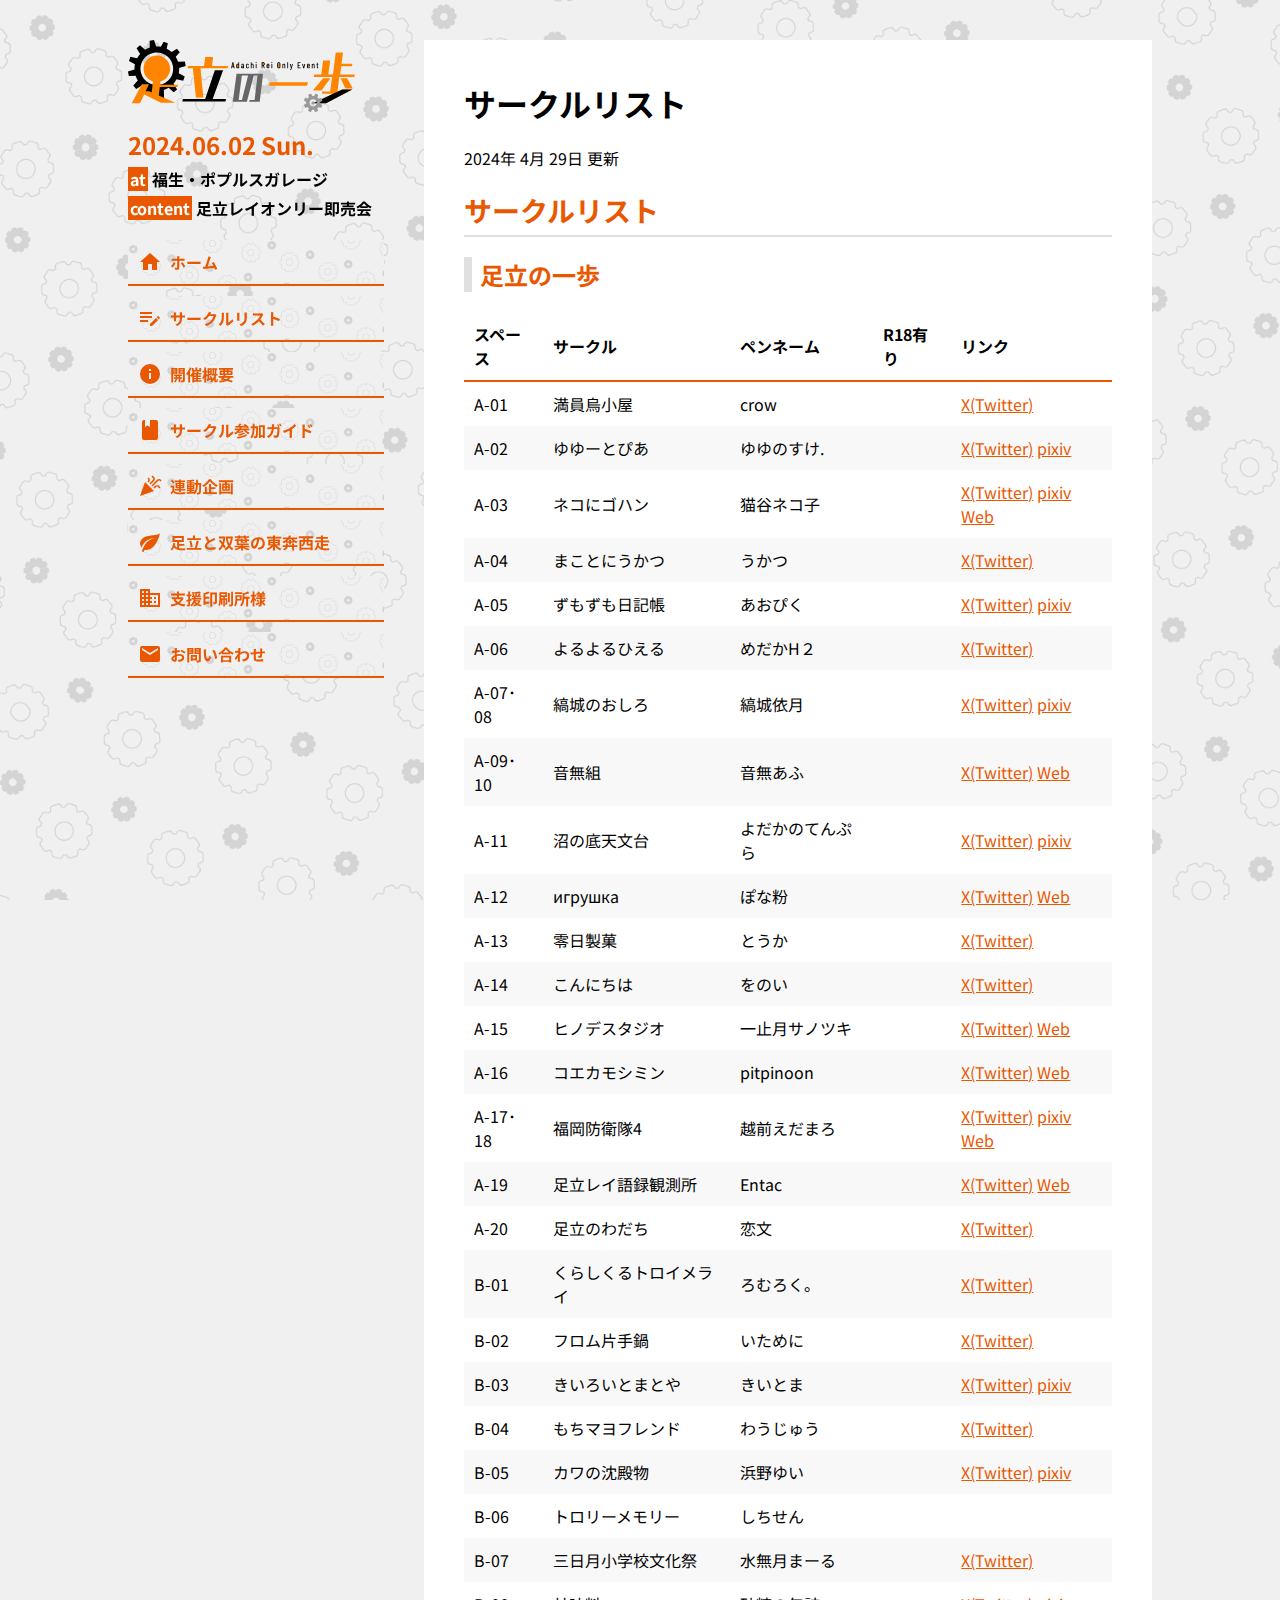
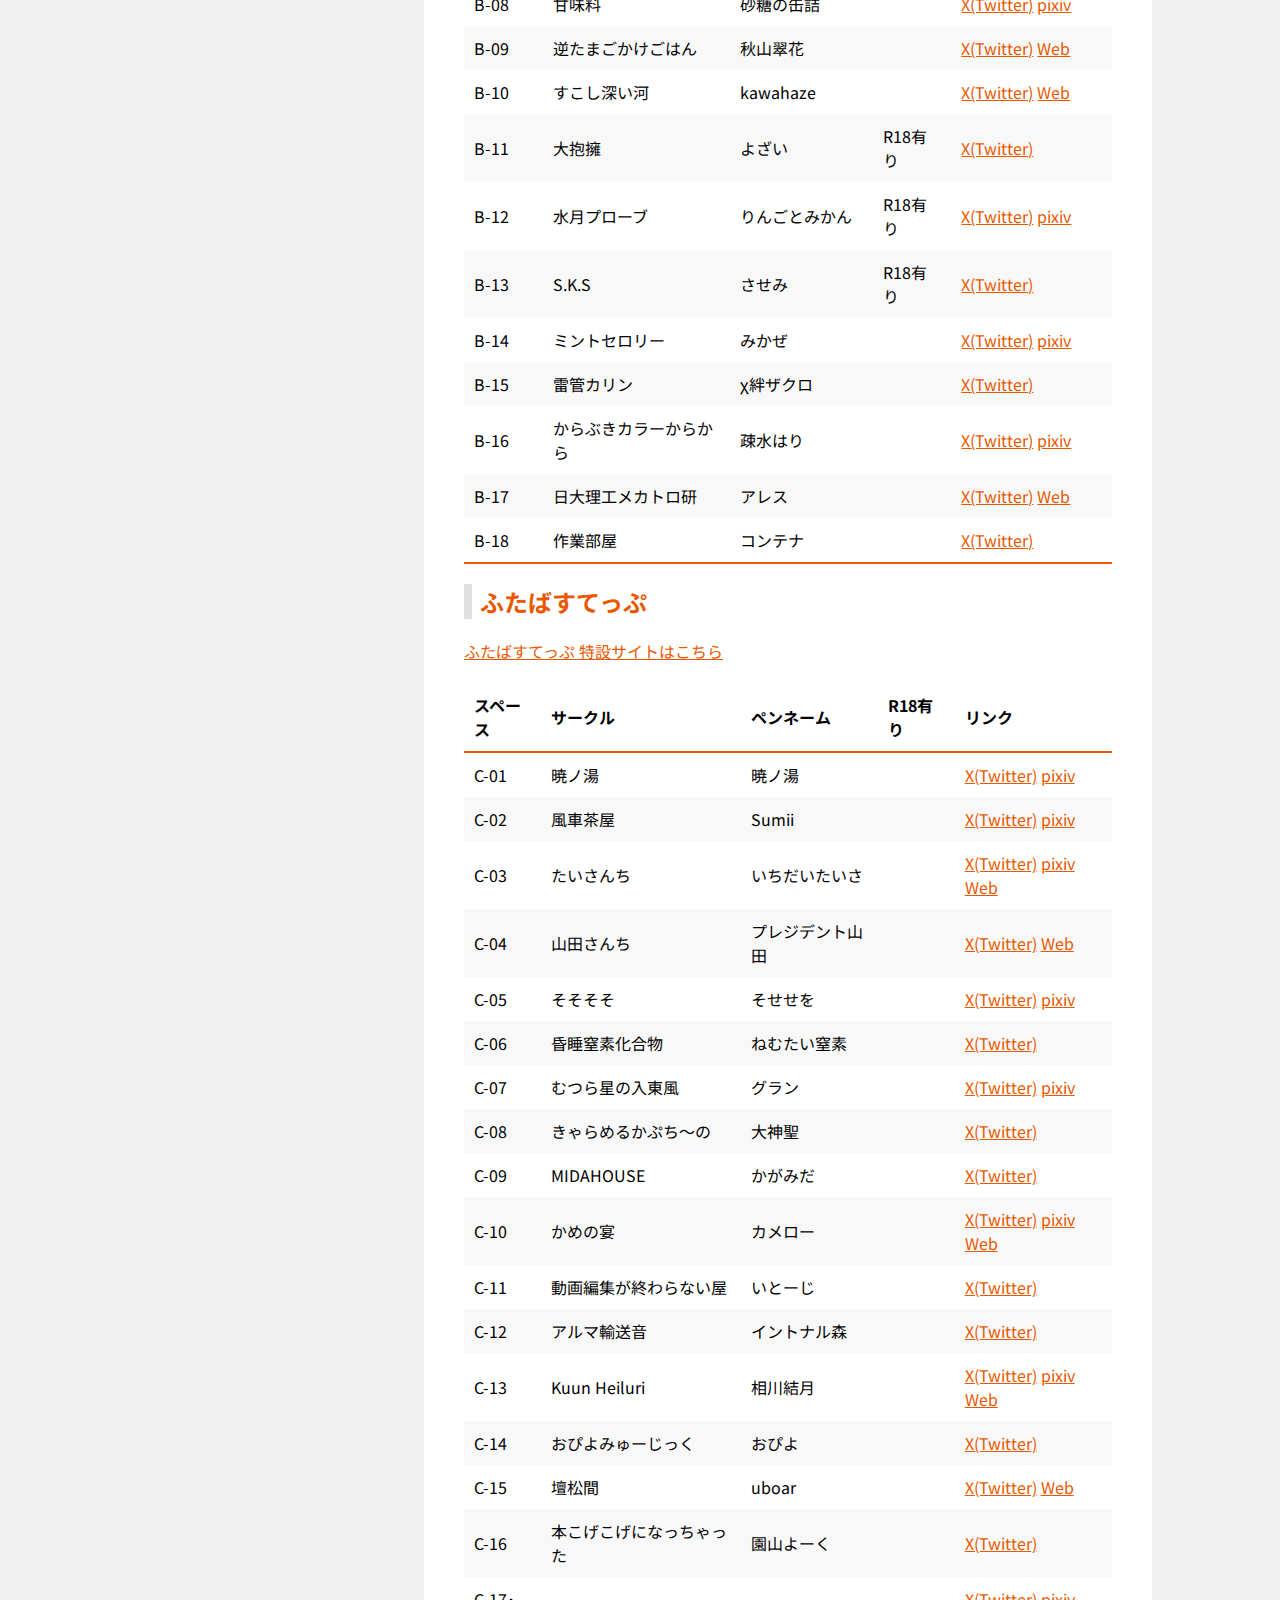
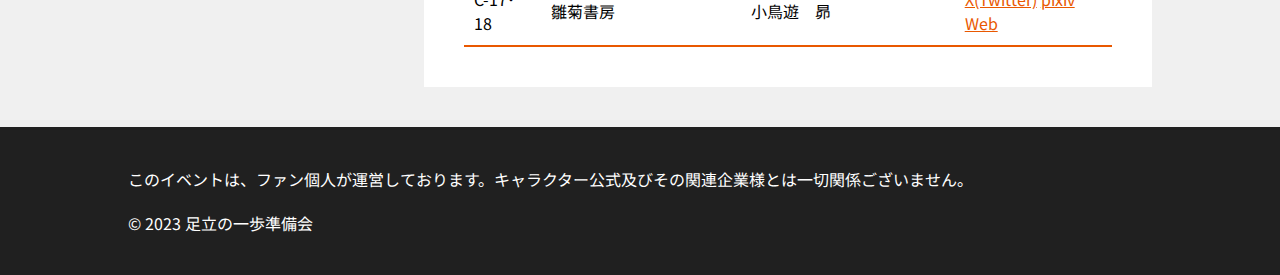
<file: draft/list/index.html>
<!DOCTYPE html>
<html lang="ja">
  <head>
    <meta charset="UTF-8">
    <meta name="viewport" content="width=device-width">
    <meta name="generator" content="Astro v2.1.5">
    <meta name="generator" content="Nectarition Sakura v5.0">

    <meta name="description" content="2024年6月2日、福生・ポプルスガレージにて開催される、足立レイオンリー即売会「足立の一歩」の特設サイトです。">

    <meta property="og:title" content="サークルリスト - 足立の一歩">
    <meta property="og:site_name" content="足立レイオンリー即売会「足立の一歩」">
    <meta property="og:image" content="https://adachinoippo.net/assets/brand/icon.png">
    <meta property="og:url" content="https://adachinoippo.net/">
    <meta property="og:description" content="2024年6月2日、福生・ポプルスガレージにて開催される、足立レイオンリー即売会「足立の一歩」の特設サイトです。">

    <meta name="twitter:card" content="summary">
    <meta name="twitter:site" content="@adachinoippo">
    <meta name="twitter:title" content="サークルリスト - 足立の一歩">
    <meta name="twitter:description" content="2024年6月2日、福生・ポプルスガレージにて開催される、足立レイオンリー即売会「足立の一歩」の特設サイトです。">
    <meta name="twitter:image" content="https://adachinoippo.net/assets/brand/icon.png">

    <title>サークルリスト - 足立の一歩</title>
  <link rel="stylesheet" href="/_astro/index.05288d60.css" />
<link rel="stylesheet" href="/_astro/_...slug_.11195c7d.css" /></head>
  <body>
    <div class="container astro-SCKKX6R4">
    <div class="content astro-SCKKX6R4">
      <nav class="astro-SCKKX6R4">
        <div class="sidebar astro-ODYPCP2Q">
  <div class="meta astro-ODYPCP2Q">
    <div class="meta_logotype astro-ODYPCP2Q">
      <a href="/" class="astro-ODYPCP2Q"><img class="logotype astro-ODYPCP2Q" src="/assets/brand/logotype.svg"></a>
    </div>
    <div class="meta_item meta_item-date astro-ODYPCP2Q">
      2024.06.02 Sun.
    </div>
    <div class="meta_item astro-ODYPCP2Q">
      <span class="label astro-ODYPCP2Q">at</span>
      福生・ポプルスガレージ
    </div>
    <div class="meta_item astro-ODYPCP2Q">
      <span class="label astro-ODYPCP2Q">content</span>
      足立レイオンリー即売会
    </div>
  </div>
  <div class="menu astro-2J44JLRM">
    <div id="menuControl" class="astro-2J44JLRM">
      <a id="openMenu" class="item single astro-JROV5SSF">
  <span class="item_icon astro-JROV5SSF"><svg class="astro-JROV5SSF" astro-icon="mdi:menu">
    
    <use xlink:href="#astroicon:mdi:menu"></use>
</svg></span>
  <span class="item_name astro-JROV5SSF">メニュー</span>
</a>
      <a id="closeMenu" class="item single astro-JROV5SSF">
  <span class="item_icon astro-JROV5SSF"><svg class="astro-JROV5SSF" astro-icon="mdi:close">
    
    <use xlink:href="#astroicon:mdi:close"></use>
</svg></span>
  <span class="item_name astro-JROV5SSF">閉じる</span>
</a>
    </div>
    <div id="menuItems" class="astro-2J44JLRM">
      <a class="item undefined astro-JROV5SSF" href="/">
  <span class="item_icon astro-JROV5SSF"><svg class="astro-JROV5SSF" astro-icon="mdi:home">
    
    <use xlink:href="#astroicon:mdi:home"></use>
</svg></span>
  <span class="item_name astro-JROV5SSF">ホーム</span>
</a>
      <a class="item undefined astro-JROV5SSF" href="/list">
  <span class="item_icon astro-JROV5SSF"><svg class="astro-JROV5SSF" astro-icon="mdi:playlist-edit">
    
    <use xlink:href="#astroicon:mdi:playlist-edit"></use>
</svg></span>
  <span class="item_name astro-JROV5SSF">サークルリスト</span>
</a><a class="item undefined astro-JROV5SSF" href="/detail">
  <span class="item_icon astro-JROV5SSF"><svg class="astro-JROV5SSF" astro-icon="mdi:information">
    
    <use xlink:href="#astroicon:mdi:information"></use>
</svg></span>
  <span class="item_name astro-JROV5SSF">開催概要</span>
</a><a class="item undefined astro-JROV5SSF" href="/join">
  <span class="item_icon astro-JROV5SSF"><svg class="astro-JROV5SSF" astro-icon="mdi:book">
    
    <use xlink:href="#astroicon:mdi:book"></use>
</svg></span>
  <span class="item_name astro-JROV5SSF">サークル参加ガイド</span>
</a><a class="item undefined astro-JROV5SSF" href="/event">
  <span class="item_icon astro-JROV5SSF"><svg class="astro-JROV5SSF" astro-icon="mdi:party-popper">
    
    <use xlink:href="#astroicon:mdi:party-popper"></use>
</svg></span>
  <span class="item_name astro-JROV5SSF">連動企画</span>
</a><a class="item undefined astro-JROV5SSF" href="/beginners">
  <span class="item_icon astro-JROV5SSF"><svg class="astro-JROV5SSF" astro-icon="mdi:leaf">
    
    <use xlink:href="#astroicon:mdi:leaf"></use>
</svg></span>
  <span class="item_name astro-JROV5SSF">足立と双葉の東奔西走</span>
</a><a class="item undefined astro-JROV5SSF" href="/printing">
  <span class="item_icon astro-JROV5SSF"><svg class="astro-JROV5SSF" astro-icon="mdi:domain">
    
    <use xlink:href="#astroicon:mdi:domain"></use>
</svg></span>
  <span class="item_name astro-JROV5SSF">支援印刷所様</span>
</a><a class="item undefined astro-JROV5SSF" href="/contact">
  <span class="item_icon astro-JROV5SSF"><svg class="astro-JROV5SSF" astro-icon="mdi:email">
    
    <use xlink:href="#astroicon:mdi:email"></use>
</svg></span>
  <span class="item_name astro-JROV5SSF">お問い合わせ</span>
</a>
    </div>
  </div>
<svg style="position: absolute; width: 0; height: 0; overflow: hidden;" aria-hidden="true" astro-icon-spritesheet>
    <symbol viewBox="0 0 24 24" id="astroicon:mdi:menu"><path fill="currentColor" d="M3 6h18v2H3V6m0 5h18v2H3v-2m0 5h18v2H3v-2z"/></symbol><symbol viewBox="0 0 24 24" id="astroicon:mdi:close"><path fill="currentColor" d="M19 6.41 17.59 5 12 10.59 6.41 5 5 6.41 10.59 12 5 17.59 6.41 19 12 13.41 17.59 19 19 17.59 13.41 12 19 6.41z"/></symbol><symbol viewBox="0 0 24 24" id="astroicon:mdi:home"><path fill="currentColor" d="M10 20v-6h4v6h5v-8h3L12 3 2 12h3v8h5z"/></symbol><symbol viewBox="0 0 24 24" id="astroicon:mdi:playlist-edit"><path fill="currentColor" d="M2 6v2h12V6H2m0 4v2h12v-2H2m18.04.13c-.14 0-.28.06-.39.17l-1 1 2.05 2.05 1-1c.22-.21.22-.56 0-.77l-1.28-1.28a.533.533 0 0 0-.38-.17m-1.97 1.75L12 17.94V20h2.06l6.06-6.07-2.05-2.05M2 14v2h8v-2H2z"/></symbol><symbol viewBox="0 0 24 24" id="astroicon:mdi:information"><path fill="currentColor" d="M13 9h-2V7h2m0 10h-2v-6h2m-1-9A10 10 0 0 0 2 12a10 10 0 0 0 10 10 10 10 0 0 0 10-10A10 10 0 0 0 12 2z"/></symbol><symbol viewBox="0 0 24 24" id="astroicon:mdi:book"><path fill="currentColor" d="M18 22a2 2 0 0 0 2-2V4a2 2 0 0 0-2-2h-6v7L9.5 7.5 7 9V2H6a2 2 0 0 0-2 2v16a2 2 0 0 0 2 2h12z"/></symbol><symbol viewBox="0 0 24 24" id="astroicon:mdi:party-popper"><path fill="currentColor" d="m14.53 1.45-1.08 1.08 1.6 1.6c.22.25.33.54.33.87s-.11.64-.33.86L11.5 9.47l1 1.08 3.63-3.61c.53-.59.79-1.24.79-1.94s-.26-1.36-.79-1.95l-1.6-1.6m-3.98 2.02L9.47 4.55l.61.56c.22.22.33.52.33.89s-.11.67-.33.89l-.61.56 1.08 1.08.56-.61c.53-.59.8-1.23.8-1.92 0-.72-.27-1.37-.8-1.97l-.56-.56M21 5.06c-.69 0-1.33.27-1.92.8l-5.63 5.64 1.08 1 5.58-5.56c.25-.25.55-.38.89-.38s.64.13.89.38l.61.61 1.03-1.08-.56-.61c-.59-.53-1.25-.8-1.97-.8M7 8 2 22l14-5-9-9m12 3.06c-.7 0-1.34.27-1.94.8l-1.59 1.59 1.08 1.08 1.59-1.59c.25-.25.53-.38.86-.38.33 0 .63.13.88.38l1.62 1.59 1.05-1.03-1.6-1.64c-.59-.53-1.25-.8-1.95-.8z"/></symbol><symbol viewBox="0 0 24 24" id="astroicon:mdi:leaf"><path fill="currentColor" d="M17 8C8 10 5.9 16.17 3.82 21.34l1.89.66.95-2.3c.48.17.98.3 1.34.3C19 20 22 3 22 3c-1 2-8 2.25-13 3.25S2 11.5 2 13.5s1.75 3.75 1.75 3.75C7 8 17 8 17 8z"/></symbol><symbol viewBox="0 0 24 24" id="astroicon:mdi:domain"><path fill="currentColor" d="M18 15h-2v2h2m0-6h-2v2h2m2 6h-8v-2h2v-2h-2v-2h2v-2h-2V9h8M10 7H8V5h2m0 6H8V9h2m0 6H8v-2h2m0 6H8v-2h2M6 7H4V5h2m0 6H4V9h2m0 6H4v-2h2m0 6H4v-2h2m6-10V3H2v18h20V7H12z"/></symbol><symbol viewBox="0 0 24 24" id="astroicon:mdi:email"><path fill="currentColor" d="m20 8-8 5-8-5V6l8 5 8-5m0-2H4c-1.11 0-2 .89-2 2v12a2 2 0 0 0 2 2h16a2 2 0 0 0 2-2V6a2 2 0 0 0-2-2z"/></symbol>
</svg>
<script lang="ts">
  document.querySelector("#closeMenu").classList.add("hide");

  document.querySelector("#openMenu").addEventListener("click", () => {
    document.querySelector("#openMenu").classList.add("hide");
    document.querySelector("#closeMenu").classList.remove("hide");
    document.querySelector("#menuItems").classList.add("expanded");
  });
  document.querySelector("#closeMenu").addEventListener("click", () => {
    document.querySelector("#openMenu").classList.remove("hide");
    document.querySelector("#closeMenu").classList.add("hide");
    document.querySelector("#menuItems").classList.remove("expanded");
  });
  document.querySelector("#menuItems");
</script>

</div>
      </nav>
      <main class="astro-SCKKX6R4">
        <h1>サークルリスト</h1><p>2024年 4月 29日 更新</p>
<h2 id="サークルリスト">サークルリスト</h2>
<h3 id="足立の一歩">足立の一歩</h3>

































































































































































































































































<table><thead><tr><th>スペース</th><th>サークル</th><th>ペンネーム</th><th>R18有り</th><th>リンク</th></tr></thead><tbody><tr><td>A-01</td><td>満員烏小屋</td><td>crow</td><td></td><td><a href="https://x.com/crow_crowd24">X(Twitter)</a></td></tr><tr><td>A-02</td><td>ゆゆーとぴあ</td><td>ゆゆのすけ.</td><td></td><td><a href="https://x.com/yuyu_no_suke">X(Twitter)</a> <a href="https://www.pixiv.net/users/8745">pixiv</a></td></tr><tr><td>A-03</td><td>ネコにゴハン</td><td>猫谷ネコ子</td><td></td><td><a href="https://x.com/nori_negi_nira">X(Twitter)</a> <a href="https://www.pixiv.net/users/16526213">pixiv</a> <a href="https://potofu.me/nekoko-nekotani">Web</a></td></tr><tr><td>A-04</td><td>まことにうかつ</td><td>うかつ</td><td></td><td><a href="https://x.com/ukatu204">X(Twitter)</a></td></tr><tr><td>A-05</td><td>ずもずも日記帳</td><td>あおぴく</td><td></td><td><a href="https://x.com/Tsukki_tsukitar">X(Twitter)</a> <a href="https://www.pixiv.net/users/34112873">pixiv</a></td></tr><tr><td>A-06</td><td>よるよるひえる</td><td>めだかH２</td><td></td><td><a href="https://x.com/killifish_">X(Twitter)</a></td></tr><tr><td>A-07･08</td><td>縞城のおしろ</td><td>縞城依月</td><td></td><td><a href="https://x.com/p_2k">X(Twitter)</a> <a href="https://www.pixiv.net/users/8543545">pixiv</a></td></tr><tr><td>A-09･10</td><td>音無組</td><td>音無あふ</td><td></td><td><a href="https://x.com/asterisk07281">X(Twitter)</a> <a href="https://af-no-sound.bitfan.id/">Web</a></td></tr><tr><td>A-11</td><td>沼の底天文台</td><td>よだかのてんぷら</td><td></td><td><a href="https://x.com/yodakanotempura">X(Twitter)</a> <a href="https://www.pixiv.net/users/61863488">pixiv</a></td></tr><tr><td>A-12</td><td>игрушка</td><td>ぽな粉</td><td></td><td><a href="https://x.com/ponapowder">X(Twitter)</a> <a href="https://www.nicovideo.jp/user/250064">Web</a></td></tr><tr><td>A-13</td><td>零日製菓</td><td>とうか</td><td></td><td><a href="https://x.com/Adachi00_01">X(Twitter)</a></td></tr><tr><td>A-14</td><td>こんにちは</td><td>をのい</td><td></td><td><a href="https://x.com/kani_ebi_uni_">X(Twitter)</a></td></tr><tr><td>A-15</td><td>ヒノデスタジオ</td><td>一止月サノツキ</td><td></td><td><a href="https://x.com/0101_831">X(Twitter)</a> <a href="https://www.nicovideo.jp/user/120174351">Web</a></td></tr><tr><td>A-16</td><td>コエカモシミン</td><td>pitpinoon</td><td></td><td><a href="https://x.com/pitpinoon">X(Twitter)</a> <a href="https://www.nicovideo.jp/user/7097834/mylist/37020290">Web</a></td></tr><tr><td>A-17･18</td><td>福岡防衛隊4</td><td>越前えだまろ</td><td></td><td><a href="https://x.com/ECZNEDMR">X(Twitter)</a> <a href="https://www.pixiv.net/users/28532530">pixiv</a> <a href="https://profcard.info/u/a5hZ2RziaaQsTKJ2rfiWfSKOpkB2">Web</a></td></tr><tr><td>A-19</td><td>足立レイ語録観測所</td><td>Entac</td><td></td><td><a href="https://x.com/herrkf">X(Twitter)</a> <a href="https://herrkf.com/">Web</a></td></tr><tr><td>A-20</td><td>足立のわだち</td><td>恋文</td><td></td><td><a href="https://x.com/z20230216">X(Twitter)</a></td></tr><tr><td>B-01</td><td>くらしくるトロイメライ</td><td>ろむろく。</td><td></td><td><a href="https://x.com/romuroku_">X(Twitter)</a></td></tr><tr><td>B-02</td><td>フロム片手鍋</td><td>いために</td><td></td><td><a href="https://x.com/nanana_itameni">X(Twitter)</a></td></tr><tr><td>B-03</td><td>きいろいとまとや</td><td>きいとま</td><td></td><td><a href="https://x.com/KiitomaShinon">X(Twitter)</a> <a href="https://www.pixiv.net/users/14326405">pixiv</a></td></tr><tr><td>B-04</td><td>もちマヨフレンド</td><td>わうじゅう</td><td></td><td><a href="https://x.com/waujyu">X(Twitter)</a></td></tr><tr><td>B-05</td><td>カワの沈殿物</td><td>浜野ゆい</td><td></td><td><a href="https://x.com/yuiyui_kontoho">X(Twitter)</a> <a href="https://www.pixiv.net/users/58552232">pixiv</a></td></tr><tr><td>B-06</td><td>トロリーメモリー</td><td>しちせん</td><td></td><td></td></tr><tr><td>B-07</td><td>三日月小学校文化祭</td><td>水無月まーる</td><td></td><td><a href="https://x.com/june_maru630">X(Twitter)</a></td></tr><tr><td>B-08</td><td>甘味料</td><td>砂糖の缶詰</td><td></td><td><a href="https://x.com/310_no58">X(Twitter)</a> <a href="https://www.pixiv.net/users/114017542">pixiv</a></td></tr><tr><td>B-09</td><td>逆たまごかけごはん</td><td>秋山翠花</td><td></td><td><a href="https://x.com/MTDTR_tk">X(Twitter)</a> <a href="https://sueakiyama.github.io/">Web</a></td></tr><tr><td>B-10</td><td>すこし深い河</td><td>kawahaze</td><td></td><td><a href="https://x.com/KAWA_HAZE">X(Twitter)</a> <a href="https://bento.me/kawahaze">Web</a></td></tr><tr><td>B-11</td><td>大抱擁</td><td>よざい</td><td>R18有り</td><td><a href="https://x.com/___whowhowho">X(Twitter)</a></td></tr><tr><td>B-12</td><td>水月プローブ</td><td>りんごとみかん</td><td>R18有り</td><td><a href="https://x.com/rinmika_san">X(Twitter)</a> <a href="https://www.pixiv.net/users/59540347">pixiv</a></td></tr><tr><td>B-13</td><td>S.K.S</td><td>させみ</td><td>R18有り</td><td><a href="https://x.com/SKSadachionly62">X(Twitter)</a></td></tr><tr><td>B-14</td><td>ミントセロリー</td><td>みかぜ</td><td></td><td><a href="https://x.com/horizon_canopy">X(Twitter)</a> <a href="https://www.pixiv.net/users/31602175">pixiv</a></td></tr><tr><td>B-15</td><td>雷管カリン</td><td>χ絆ザクロ</td><td></td><td><a href="https://x.com/kaibanzakuro">X(Twitter)</a></td></tr><tr><td>B-16</td><td>からぶきカラーからから</td><td>疎水はり</td><td></td><td><a href="https://x.com/hari_sosui">X(Twitter)</a> <a href="https://www.pixiv.net/users/92661181">pixiv</a></td></tr><tr><td>B-17</td><td>日大理工メカトロ研</td><td>アレス</td><td></td><td><a href="https://x.com/CstMechatronics">X(Twitter)</a> <a href="https://sites.google.com/view/mechatronics-cst">Web</a></td></tr><tr><td>B-18</td><td>作業部屋</td><td>コンテナ</td><td></td><td><a href="https://x.com/container_nico">X(Twitter)</a></td></tr></tbody></table>
<h3 id="ふたばすてっぷ">ふたばすてっぷ</h3>
<p><a href="https://futabastep.net">ふたばすてっぷ 特設サイトはこちら</a></p>



































































































































<table><thead><tr><th>スペース</th><th>サークル</th><th>ペンネーム</th><th>R18有り</th><th>リンク</th></tr></thead><tbody><tr><td>C-01</td><td>暁ノ湯</td><td>暁ノ湯</td><td></td><td><a href="https://x.com/akatuki_no_you">X(Twitter)</a> <a href="https://www.pixiv.net/users/9442873">pixiv</a></td></tr><tr><td>C-02</td><td>風車茶屋</td><td>Sumii</td><td></td><td><a href="https://x.com/sumii_kz">X(Twitter)</a> <a href="https://www.pixiv.net/users/1049371">pixiv</a></td></tr><tr><td>C-03</td><td>たいさんち</td><td>いちだいたいさ</td><td></td><td><a href="https://x.com/1dtsa">X(Twitter)</a> <a href="https://www.pixiv.net/users/1571383">pixiv</a> <a href="https://ichidai.fanbox.cc/">Web</a></td></tr><tr><td>C-04</td><td>山田さんち</td><td>プレジデント山田</td><td></td><td><a href="https://x.com/YamadaPresident">X(Twitter)</a> <a href="https://www.youtube.com/channel/UC0DvT3XnZ5JtA7o1grRQV1Q">Web</a></td></tr><tr><td>C-05</td><td>そそそそ</td><td>そせせを</td><td></td><td><a href="https://x.com/sosesewo">X(Twitter)</a> <a href="https://www.pixiv.net/users/42131794">pixiv</a></td></tr><tr><td>C-06</td><td>昏睡窒素化合物</td><td>ねむたい窒素</td><td></td><td><a href="https://x.com/Nemutai_Nitro">X(Twitter)</a></td></tr><tr><td>C-07</td><td>むつら星の入東風</td><td>グラン</td><td></td><td><a href="https://x.com/grann267">X(Twitter)</a> <a href="https://www.pixiv.net/users/3128007">pixiv</a></td></tr><tr><td>C-08</td><td>きゃらめるかぷち～の</td><td>大神聖</td><td></td><td><a href="https://x.com/caramel_cap">X(Twitter)</a></td></tr><tr><td>C-09</td><td>MIDAHOUSE</td><td>かがみだ</td><td></td><td><a href="https://x.com/Kagamida_391">X(Twitter)</a></td></tr><tr><td>C-10</td><td>かめの宴</td><td>カメロー</td><td></td><td><a href="https://x.com/Kame_Low">X(Twitter)</a> <a href="https://www.pixiv.net/users/9861985">pixiv</a> <a href="https://kamelow.fanbox.cc/">Web</a></td></tr><tr><td>C-11</td><td>動画編集が終わらない屋</td><td>いとーじ</td><td></td><td><a href="https://x.com/itoji0419">X(Twitter)</a></td></tr><tr><td>C-12</td><td>アルマ輸送音</td><td>イントナル森</td><td></td><td><a href="https://x.com/intonareforest">X(Twitter)</a></td></tr><tr><td>C-13</td><td>Kuun Heiluri</td><td>相川結月</td><td></td><td><a href="https://x.com/aikawa_yuduki">X(Twitter)</a> <a href="https://www.pixiv.net/users/43783999">pixiv</a> <a href="https://aikawa-yuduki.booth.pm/">Web</a></td></tr><tr><td>C-14</td><td>おぴよみゅーじっく</td><td>おぴよ</td><td></td><td><a href="https://x.com/naganotakahiro">X(Twitter)</a></td></tr><tr><td>C-15</td><td>壇松間</td><td>uboar</td><td></td><td><a href="https://x.com/_uboar_">X(Twitter)</a> <a href="https://uboar.net">Web</a></td></tr><tr><td>C-16</td><td>本こげこげになっちゃった</td><td>園山よーく</td><td></td><td><a href="https://x.com/snym_yk">X(Twitter)</a></td></tr><tr><td>C-17･18</td><td>雛菊書房</td><td>小鳥遊　昴</td><td></td><td><a href="https://x.com/HinagikuBooks">X(Twitter)</a> <a href="https://www.pixiv.net/users/7740759">pixiv</a> <a href="https://www.hinagiku-books.jp/">Web</a></td></tr></tbody></table>
      </main>
    </div>
    <footer class="astro-SCKKX6R4">
      <div class="footer astro-MTXGG6PP">
  <p class="astro-MTXGG6PP">
    このイベントは、ファン個人が運営しております。キャラクター公式及びその関連企業様とは一切関係ございません。
  </p>
  <div class="brandArea astro-MTXGG6PP">
    <p class="astro-MTXGG6PP">
      &copy; 2023
      足立の一歩準備会
    </p>
    
  </div>
</div>
    </footer>
  </div>
  </body></html>
</file>
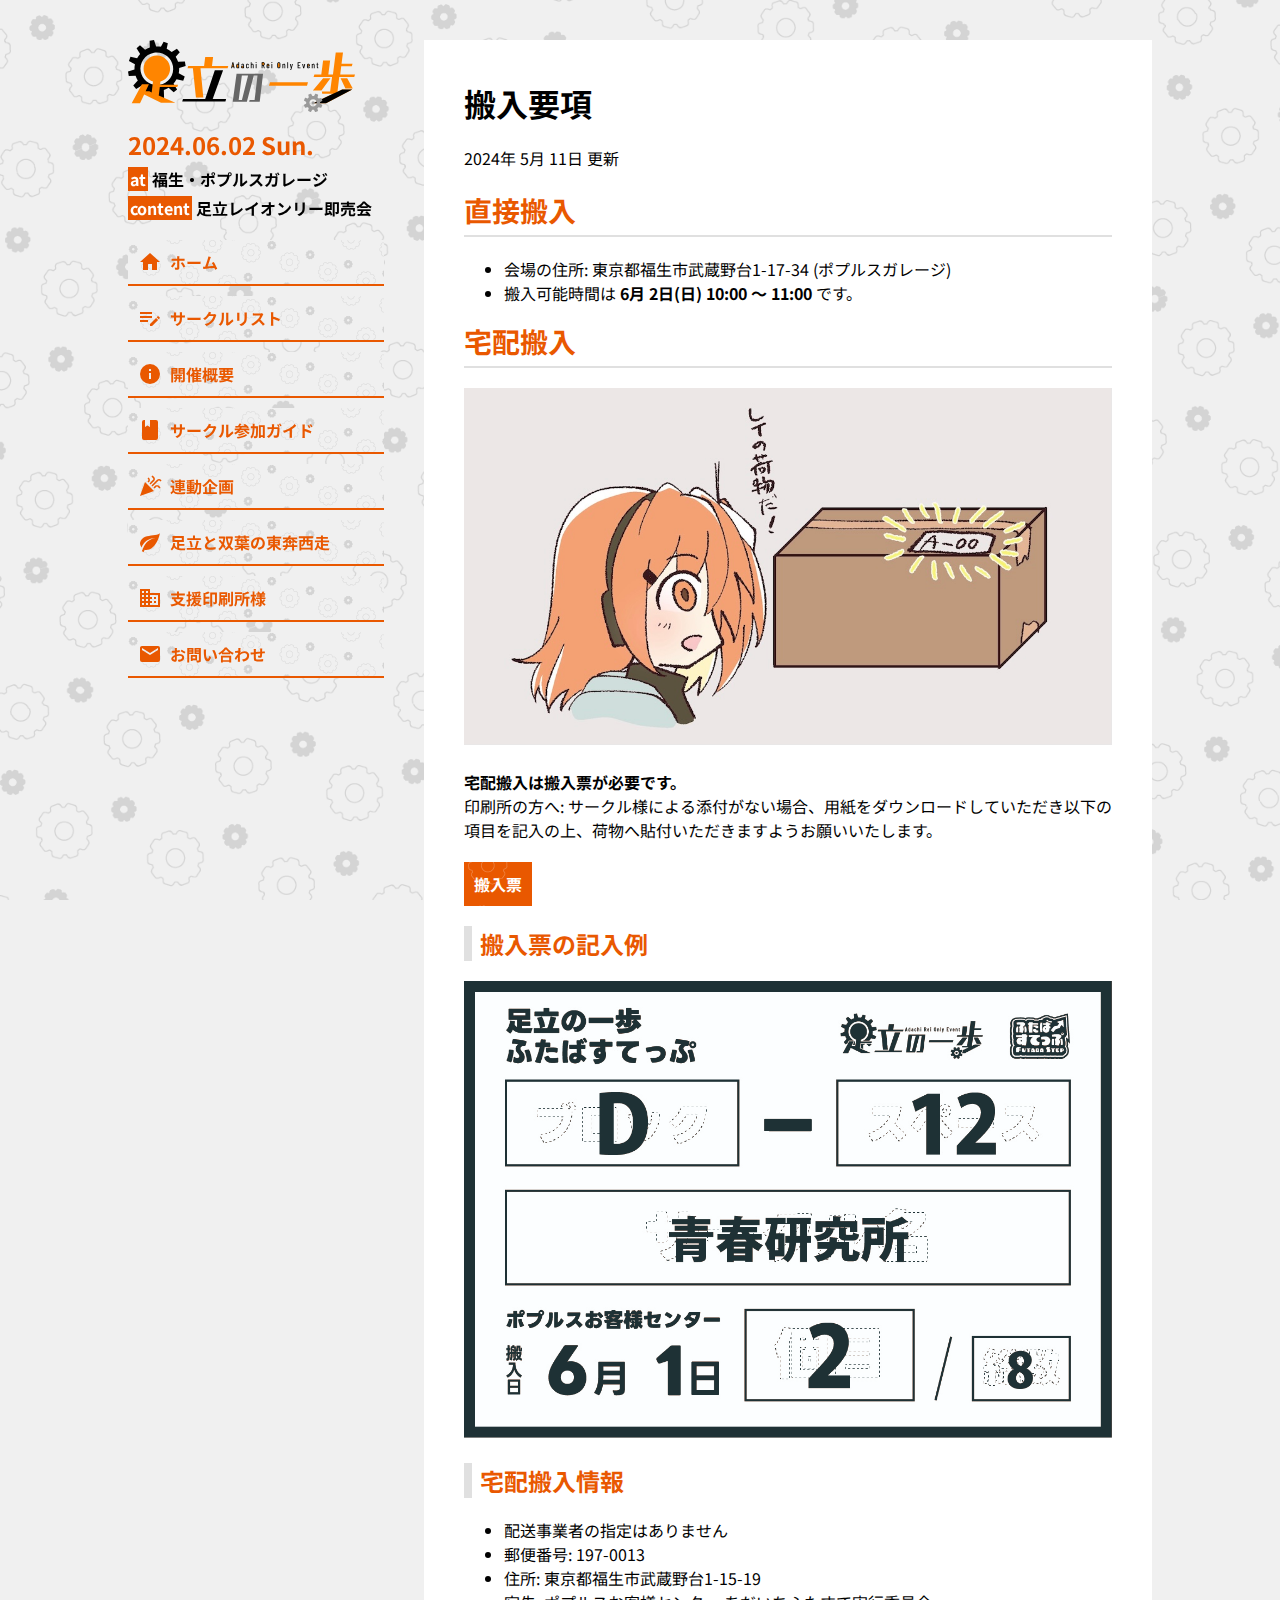
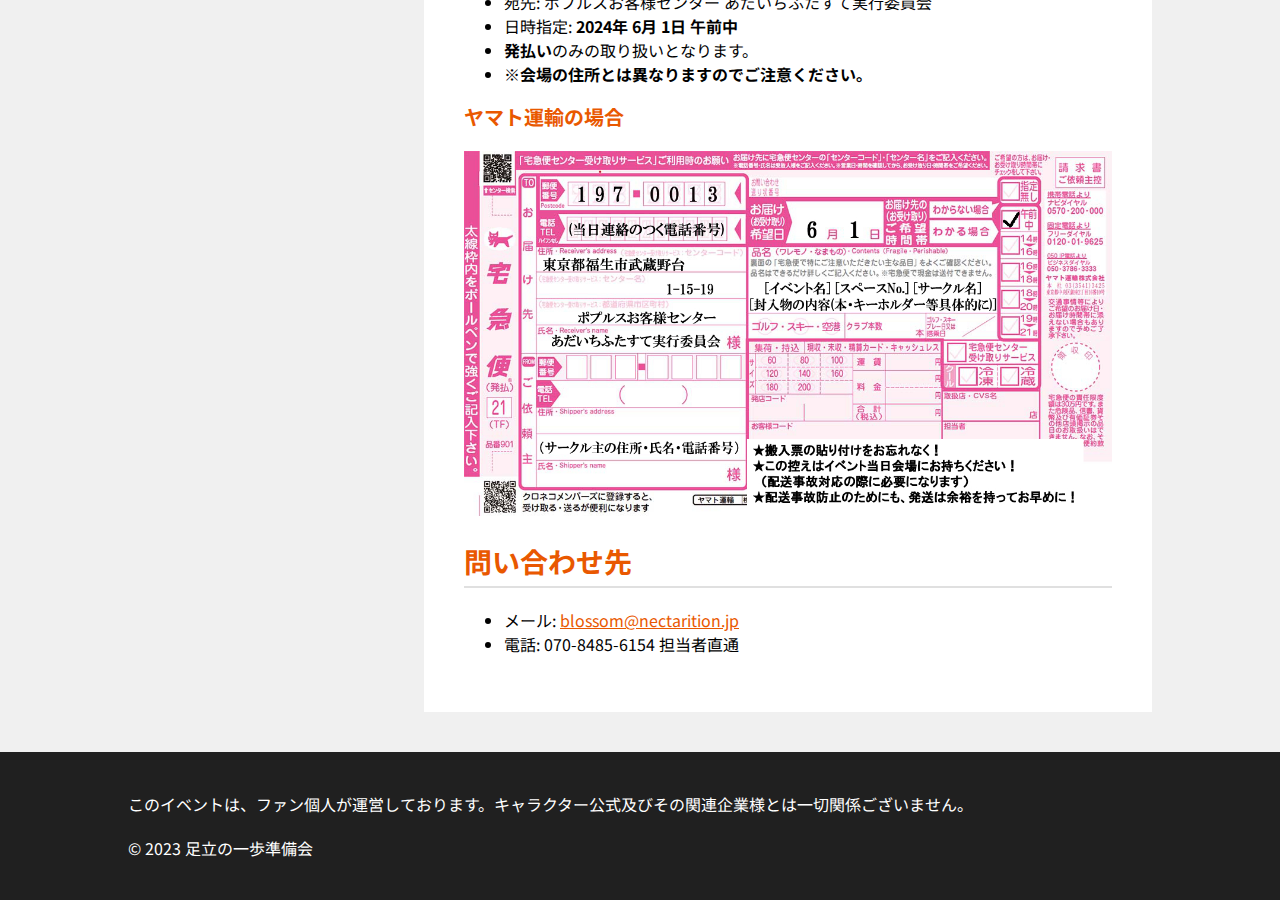
<file: guides/carry/index.html>
<!DOCTYPE html>
<html lang="ja">
  <head>
    <meta charset="UTF-8">
    <meta name="viewport" content="width=device-width">
    <meta name="generator" content="Astro v2.1.5">
    <meta name="generator" content="Nectarition Sakura v5.0">

    <meta name="description" content="2024年6月2日、福生・ポプルスガレージにて開催される、足立レイオンリー即売会「足立の一歩」の特設サイトです。">

    <meta property="og:title" content="搬入要項 - 足立の一歩">
    <meta property="og:site_name" content="足立レイオンリー即売会「足立の一歩」">
    <meta property="og:image" content="https://adachinoippo.net/assets/brand/icon.png">
    <meta property="og:url" content="https://adachinoippo.net/">
    <meta property="og:description" content="2024年6月2日、福生・ポプルスガレージにて開催される、足立レイオンリー即売会「足立の一歩」の特設サイトです。">

    <meta name="twitter:card" content="summary">
    <meta name="twitter:site" content="@adachinoippo">
    <meta name="twitter:title" content="搬入要項 - 足立の一歩">
    <meta name="twitter:description" content="2024年6月2日、福生・ポプルスガレージにて開催される、足立レイオンリー即売会「足立の一歩」の特設サイトです。">
    <meta name="twitter:image" content="https://adachinoippo.net/assets/brand/icon.png">

    <title>搬入要項 - 足立の一歩</title>
  <link rel="stylesheet" href="/_astro/index.05288d60.css" />
<link rel="stylesheet" href="/_astro/_...slug_.11195c7d.css" /></head>
  <body>
    <div class="container astro-SCKKX6R4">
    <div class="content astro-SCKKX6R4">
      <nav class="astro-SCKKX6R4">
        <div class="sidebar astro-ODYPCP2Q">
  <div class="meta astro-ODYPCP2Q">
    <div class="meta_logotype astro-ODYPCP2Q">
      <a href="/" class="astro-ODYPCP2Q"><img class="logotype astro-ODYPCP2Q" src="/assets/brand/logotype.svg"></a>
    </div>
    <div class="meta_item meta_item-date astro-ODYPCP2Q">
      2024.06.02 Sun.
    </div>
    <div class="meta_item astro-ODYPCP2Q">
      <span class="label astro-ODYPCP2Q">at</span>
      福生・ポプルスガレージ
    </div>
    <div class="meta_item astro-ODYPCP2Q">
      <span class="label astro-ODYPCP2Q">content</span>
      足立レイオンリー即売会
    </div>
  </div>
  <div class="menu astro-2J44JLRM">
    <div id="menuControl" class="astro-2J44JLRM">
      <a id="openMenu" class="item single astro-JROV5SSF">
  <span class="item_icon astro-JROV5SSF"><svg class="astro-JROV5SSF" astro-icon="mdi:menu">
    
    <use xlink:href="#astroicon:mdi:menu"></use>
</svg></span>
  <span class="item_name astro-JROV5SSF">メニュー</span>
</a>
      <a id="closeMenu" class="item single astro-JROV5SSF">
  <span class="item_icon astro-JROV5SSF"><svg class="astro-JROV5SSF" astro-icon="mdi:close">
    
    <use xlink:href="#astroicon:mdi:close"></use>
</svg></span>
  <span class="item_name astro-JROV5SSF">閉じる</span>
</a>
    </div>
    <div id="menuItems" class="astro-2J44JLRM">
      <a class="item undefined astro-JROV5SSF" href="/">
  <span class="item_icon astro-JROV5SSF"><svg class="astro-JROV5SSF" astro-icon="mdi:home">
    
    <use xlink:href="#astroicon:mdi:home"></use>
</svg></span>
  <span class="item_name astro-JROV5SSF">ホーム</span>
</a>
      <a class="item undefined astro-JROV5SSF" href="/list">
  <span class="item_icon astro-JROV5SSF"><svg class="astro-JROV5SSF" astro-icon="mdi:playlist-edit">
    
    <use xlink:href="#astroicon:mdi:playlist-edit"></use>
</svg></span>
  <span class="item_name astro-JROV5SSF">サークルリスト</span>
</a><a class="item undefined astro-JROV5SSF" href="/detail">
  <span class="item_icon astro-JROV5SSF"><svg class="astro-JROV5SSF" astro-icon="mdi:information">
    
    <use xlink:href="#astroicon:mdi:information"></use>
</svg></span>
  <span class="item_name astro-JROV5SSF">開催概要</span>
</a><a class="item undefined astro-JROV5SSF" href="/join">
  <span class="item_icon astro-JROV5SSF"><svg class="astro-JROV5SSF" astro-icon="mdi:book">
    
    <use xlink:href="#astroicon:mdi:book"></use>
</svg></span>
  <span class="item_name astro-JROV5SSF">サークル参加ガイド</span>
</a><a class="item undefined astro-JROV5SSF" href="/event">
  <span class="item_icon astro-JROV5SSF"><svg class="astro-JROV5SSF" astro-icon="mdi:party-popper">
    
    <use xlink:href="#astroicon:mdi:party-popper"></use>
</svg></span>
  <span class="item_name astro-JROV5SSF">連動企画</span>
</a><a class="item undefined astro-JROV5SSF" href="/beginners">
  <span class="item_icon astro-JROV5SSF"><svg class="astro-JROV5SSF" astro-icon="mdi:leaf">
    
    <use xlink:href="#astroicon:mdi:leaf"></use>
</svg></span>
  <span class="item_name astro-JROV5SSF">足立と双葉の東奔西走</span>
</a><a class="item undefined astro-JROV5SSF" href="/printing">
  <span class="item_icon astro-JROV5SSF"><svg class="astro-JROV5SSF" astro-icon="mdi:domain">
    
    <use xlink:href="#astroicon:mdi:domain"></use>
</svg></span>
  <span class="item_name astro-JROV5SSF">支援印刷所様</span>
</a><a class="item undefined astro-JROV5SSF" href="/contact">
  <span class="item_icon astro-JROV5SSF"><svg class="astro-JROV5SSF" astro-icon="mdi:email">
    
    <use xlink:href="#astroicon:mdi:email"></use>
</svg></span>
  <span class="item_name astro-JROV5SSF">お問い合わせ</span>
</a>
    </div>
  </div>
<svg style="position: absolute; width: 0; height: 0; overflow: hidden;" aria-hidden="true" astro-icon-spritesheet>
    <symbol viewBox="0 0 24 24" id="astroicon:mdi:menu"><path fill="currentColor" d="M3 6h18v2H3V6m0 5h18v2H3v-2m0 5h18v2H3v-2z"/></symbol><symbol viewBox="0 0 24 24" id="astroicon:mdi:close"><path fill="currentColor" d="M19 6.41 17.59 5 12 10.59 6.41 5 5 6.41 10.59 12 5 17.59 6.41 19 12 13.41 17.59 19 19 17.59 13.41 12 19 6.41z"/></symbol><symbol viewBox="0 0 24 24" id="astroicon:mdi:home"><path fill="currentColor" d="M10 20v-6h4v6h5v-8h3L12 3 2 12h3v8h5z"/></symbol><symbol viewBox="0 0 24 24" id="astroicon:mdi:playlist-edit"><path fill="currentColor" d="M2 6v2h12V6H2m0 4v2h12v-2H2m18.04.13c-.14 0-.28.06-.39.17l-1 1 2.05 2.05 1-1c.22-.21.22-.56 0-.77l-1.28-1.28a.533.533 0 0 0-.38-.17m-1.97 1.75L12 17.94V20h2.06l6.06-6.07-2.05-2.05M2 14v2h8v-2H2z"/></symbol><symbol viewBox="0 0 24 24" id="astroicon:mdi:information"><path fill="currentColor" d="M13 9h-2V7h2m0 10h-2v-6h2m-1-9A10 10 0 0 0 2 12a10 10 0 0 0 10 10 10 10 0 0 0 10-10A10 10 0 0 0 12 2z"/></symbol><symbol viewBox="0 0 24 24" id="astroicon:mdi:book"><path fill="currentColor" d="M18 22a2 2 0 0 0 2-2V4a2 2 0 0 0-2-2h-6v7L9.5 7.5 7 9V2H6a2 2 0 0 0-2 2v16a2 2 0 0 0 2 2h12z"/></symbol><symbol viewBox="0 0 24 24" id="astroicon:mdi:party-popper"><path fill="currentColor" d="m14.53 1.45-1.08 1.08 1.6 1.6c.22.25.33.54.33.87s-.11.64-.33.86L11.5 9.47l1 1.08 3.63-3.61c.53-.59.79-1.24.79-1.94s-.26-1.36-.79-1.95l-1.6-1.6m-3.98 2.02L9.47 4.55l.61.56c.22.22.33.52.33.89s-.11.67-.33.89l-.61.56 1.08 1.08.56-.61c.53-.59.8-1.23.8-1.92 0-.72-.27-1.37-.8-1.97l-.56-.56M21 5.06c-.69 0-1.33.27-1.92.8l-5.63 5.64 1.08 1 5.58-5.56c.25-.25.55-.38.89-.38s.64.13.89.38l.61.61 1.03-1.08-.56-.61c-.59-.53-1.25-.8-1.97-.8M7 8 2 22l14-5-9-9m12 3.06c-.7 0-1.34.27-1.94.8l-1.59 1.59 1.08 1.08 1.59-1.59c.25-.25.53-.38.86-.38.33 0 .63.13.88.38l1.62 1.59 1.05-1.03-1.6-1.64c-.59-.53-1.25-.8-1.95-.8z"/></symbol><symbol viewBox="0 0 24 24" id="astroicon:mdi:leaf"><path fill="currentColor" d="M17 8C8 10 5.9 16.17 3.82 21.34l1.89.66.95-2.3c.48.17.98.3 1.34.3C19 20 22 3 22 3c-1 2-8 2.25-13 3.25S2 11.5 2 13.5s1.75 3.75 1.75 3.75C7 8 17 8 17 8z"/></symbol><symbol viewBox="0 0 24 24" id="astroicon:mdi:domain"><path fill="currentColor" d="M18 15h-2v2h2m0-6h-2v2h2m2 6h-8v-2h2v-2h-2v-2h2v-2h-2V9h8M10 7H8V5h2m0 6H8V9h2m0 6H8v-2h2m0 6H8v-2h2M6 7H4V5h2m0 6H4V9h2m0 6H4v-2h2m0 6H4v-2h2m6-10V3H2v18h20V7H12z"/></symbol><symbol viewBox="0 0 24 24" id="astroicon:mdi:email"><path fill="currentColor" d="m20 8-8 5-8-5V6l8 5 8-5m0-2H4c-1.11 0-2 .89-2 2v12a2 2 0 0 0 2 2h16a2 2 0 0 0 2-2V6a2 2 0 0 0-2-2z"/></symbol>
</svg>
<script lang="ts">
  document.querySelector("#closeMenu").classList.add("hide");

  document.querySelector("#openMenu").addEventListener("click", () => {
    document.querySelector("#openMenu").classList.add("hide");
    document.querySelector("#closeMenu").classList.remove("hide");
    document.querySelector("#menuItems").classList.add("expanded");
  });
  document.querySelector("#closeMenu").addEventListener("click", () => {
    document.querySelector("#openMenu").classList.remove("hide");
    document.querySelector("#closeMenu").classList.add("hide");
    document.querySelector("#menuItems").classList.remove("expanded");
  });
  document.querySelector("#menuItems");
</script>

</div>
      </nav>
      <main class="astro-SCKKX6R4">
        <h1>搬入要項</h1><p>2024年 5月 11日 更新</p>
<h2 id="直接搬入">直接搬入</h2>
<ul>
<li>会場の住所: 東京都福生市武蔵野台1-17-34 (ポプルスガレージ)</li>
<li>搬入可能時間は <strong>6月 2日(日) 10:00 ～ 11:00</strong> です。</li>
</ul>
<h2 id="宅配搬入">宅配搬入</h2>
<p><img src="/assets/guides/carry/reichankawaiiyatta.jpg" alt="荷物を見つける足立レイ"></p>
<p><strong>宅配搬入は搬入票が必要です。</strong><br>
印刷所の方へ: サークル様による添付がない場合、用紙をダウンロードしていただき以下の項目を記入の上、荷物へ貼付いただきますようお願いいたします。</p>
<p class="btn_wrap">
  <a class="btn btn-primary" href="https://drive.google.com/drive/folders/161Z7tBbMakMMi1rLOKpGmMccs2ksvIw1?usp=sharing">搬入票</a>
</p>
<h3 id="搬入票の記入例">搬入票の記入例</h3>
<p><a href="/assets/guides/carry/carryin-id.jpg"><img src="/assets/guides/carry/carryin-id.jpg" alt="搬入票の記入例"></a></p>
<h3 id="宅配搬入情報">宅配搬入情報</h3>
<ul>
<li>配送事業者の指定はありません</li>
<li>郵便番号: 197-0013</li>
<li>住所: 東京都福生市武蔵野台1-15-19</li>
<li>宛先: ポプルスお客様センター あだいちふたすて実行委員会</li>
<li>日時指定: <strong>2024年 6月 1日 午前中</strong></li>
<li><strong>発払い</strong>のみの取り扱いとなります。</li>
<li><strong>※会場の住所とは異なりますのでご注意ください。</strong></li>
</ul>
<h4 id="ヤマト運輸の場合">ヤマト運輸の場合</h4>
<p><a href="/assets/guides/carry/yamato-carryin.jpg"><img src="/assets/guides/carry/yamato-carryin.jpg" alt="搬入時の伝票記入例"></a></p>
<h2 id="問い合わせ先">問い合わせ先</h2>
<ul>
<li>メール: <a href="mailto:blossom@nectarition.jp">blossom@nectarition.jp</a></li>
<li>電話: 070-8485-6154 担当者直通</li>
</ul>
      </main>
    </div>
    <footer class="astro-SCKKX6R4">
      <div class="footer astro-MTXGG6PP">
  <p class="astro-MTXGG6PP">
    このイベントは、ファン個人が運営しております。キャラクター公式及びその関連企業様とは一切関係ございません。
  </p>
  <div class="brandArea astro-MTXGG6PP">
    <p class="astro-MTXGG6PP">
      &copy; 2023
      足立の一歩準備会
    </p>
    
  </div>
</div>
    </footer>
  </div>
  </body></html>
</file>
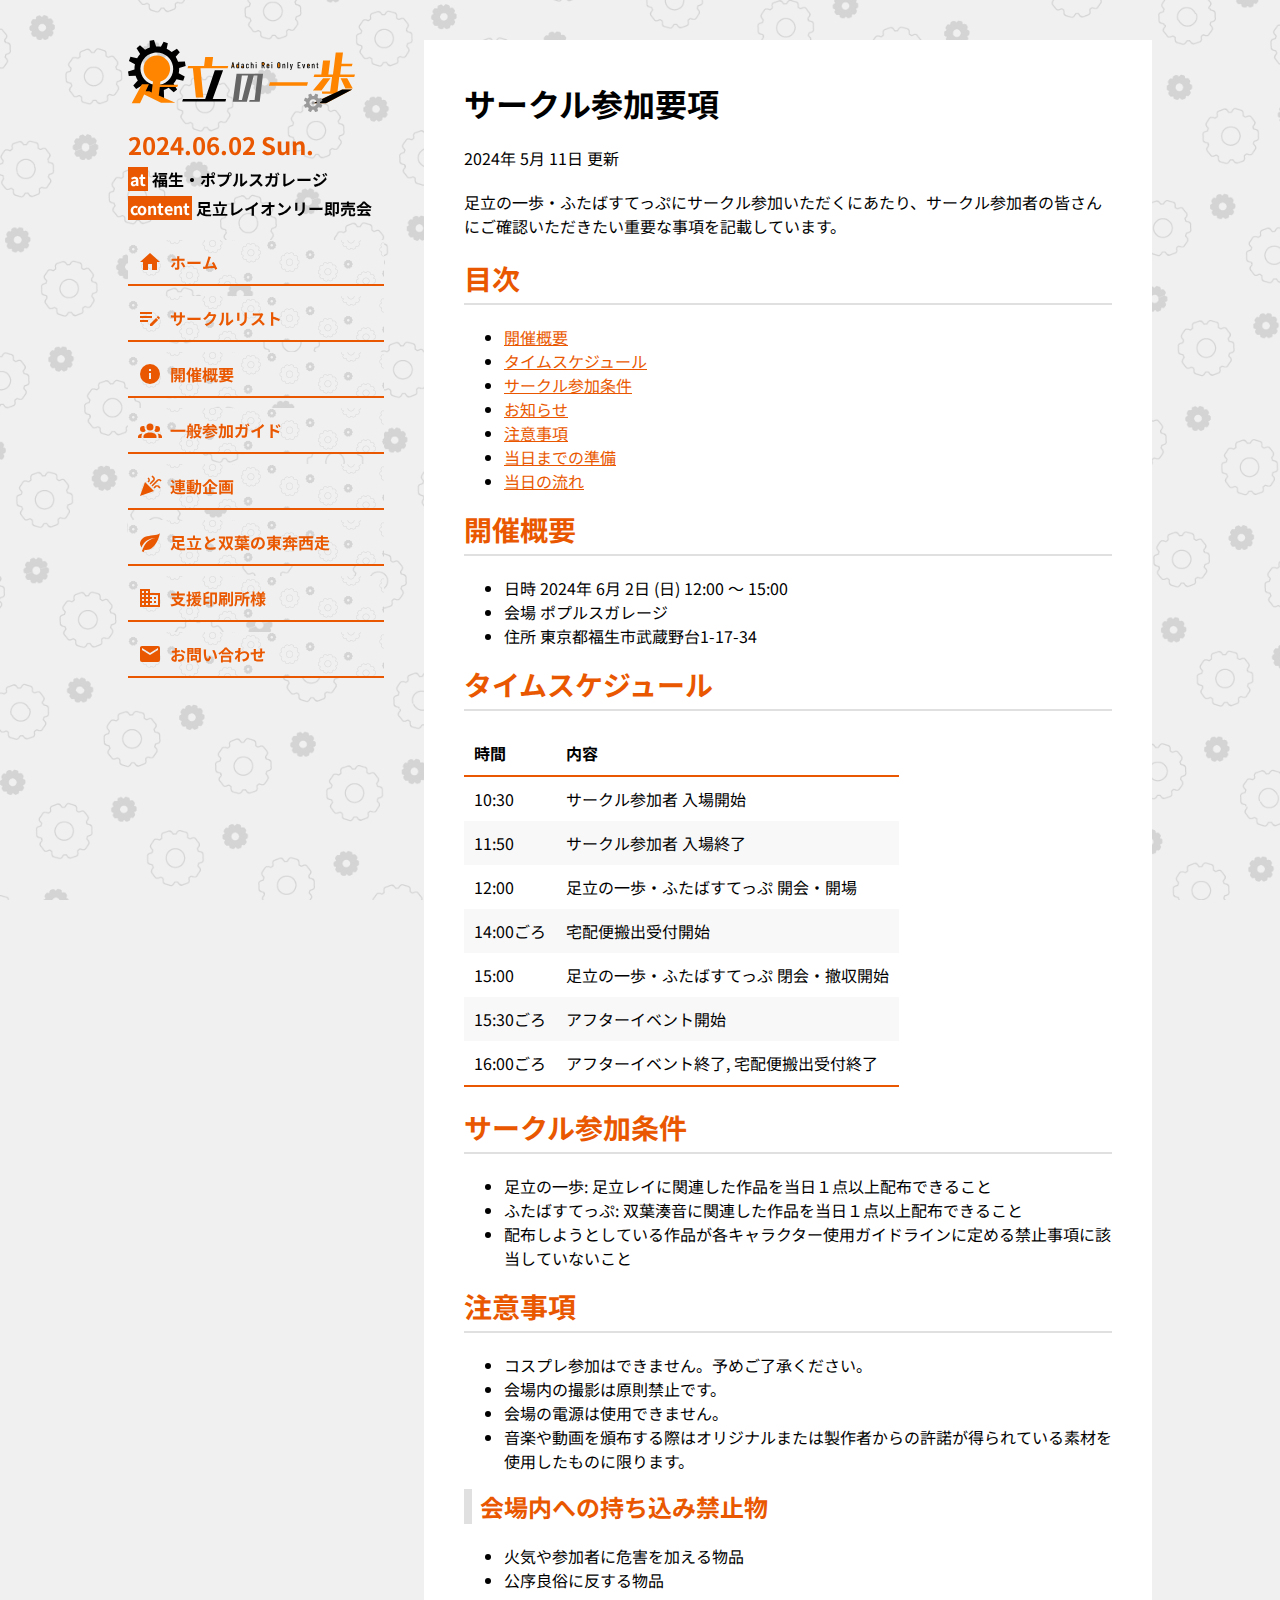
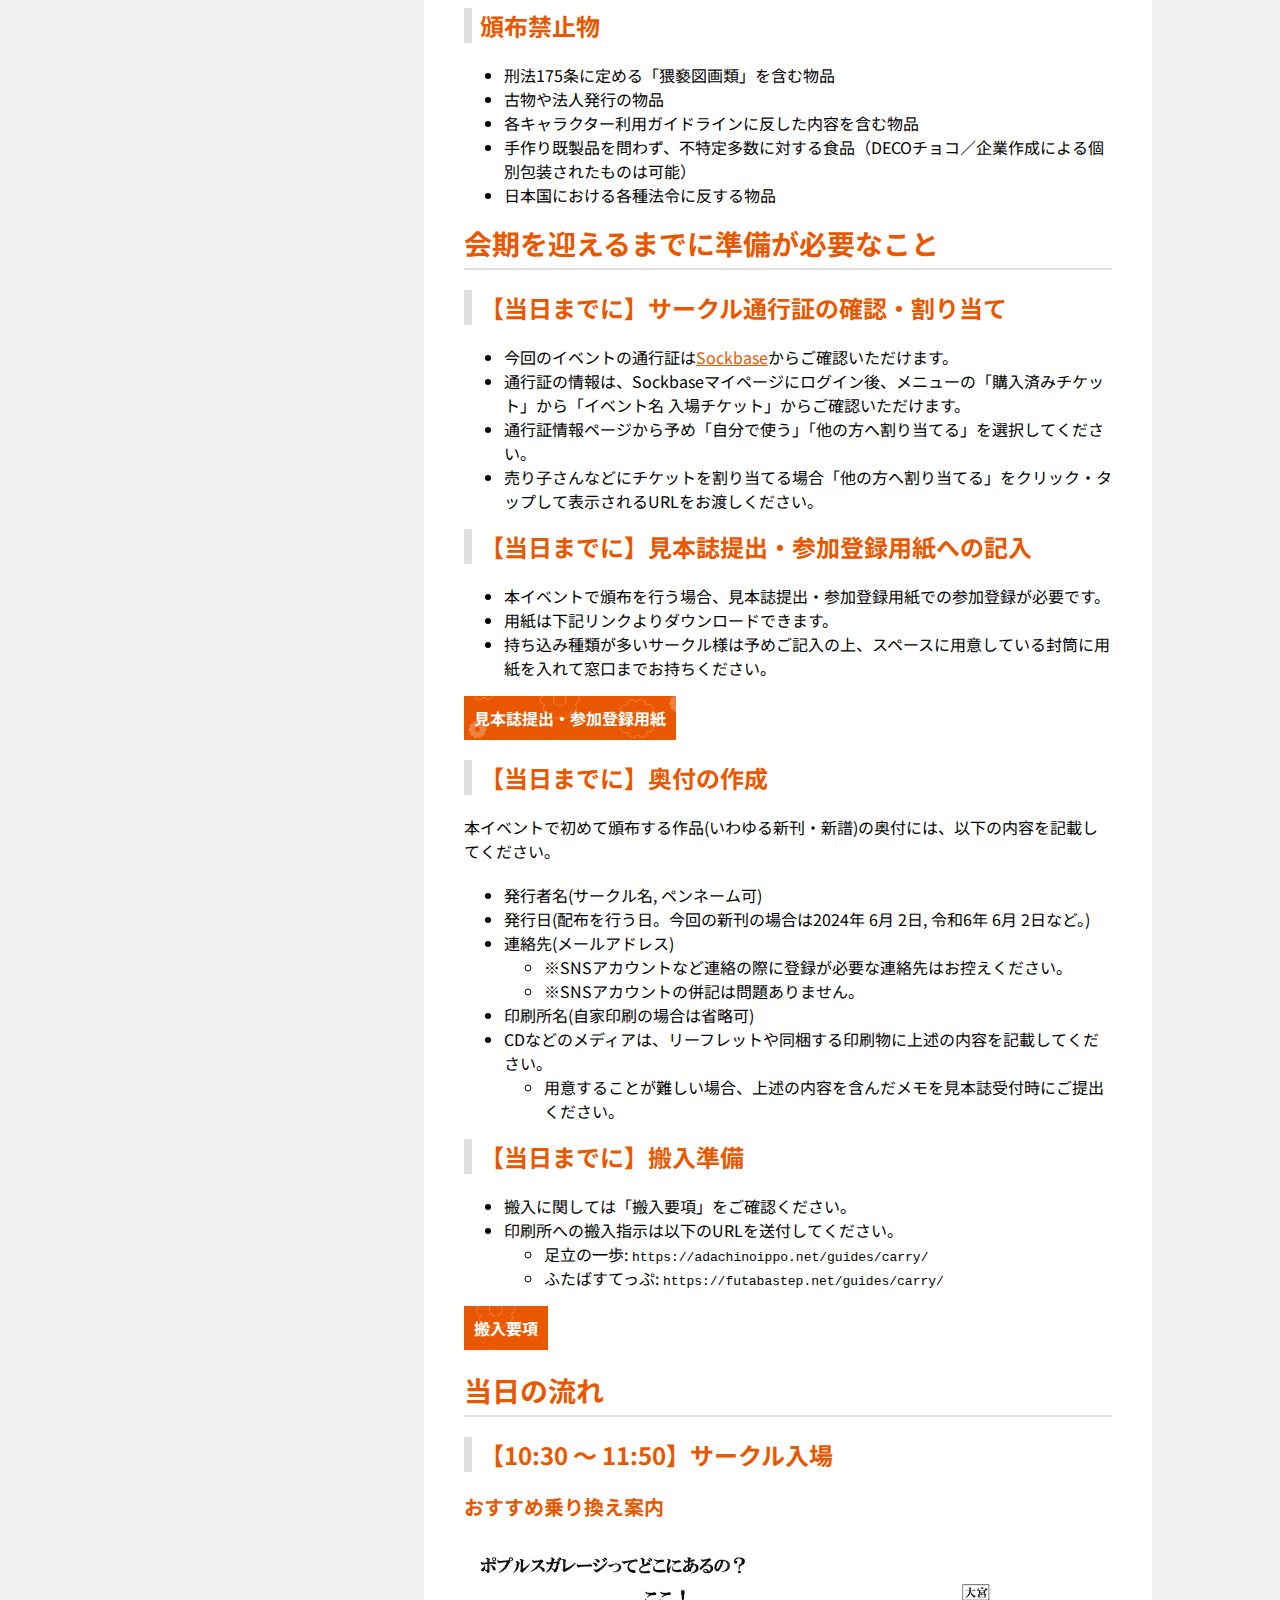
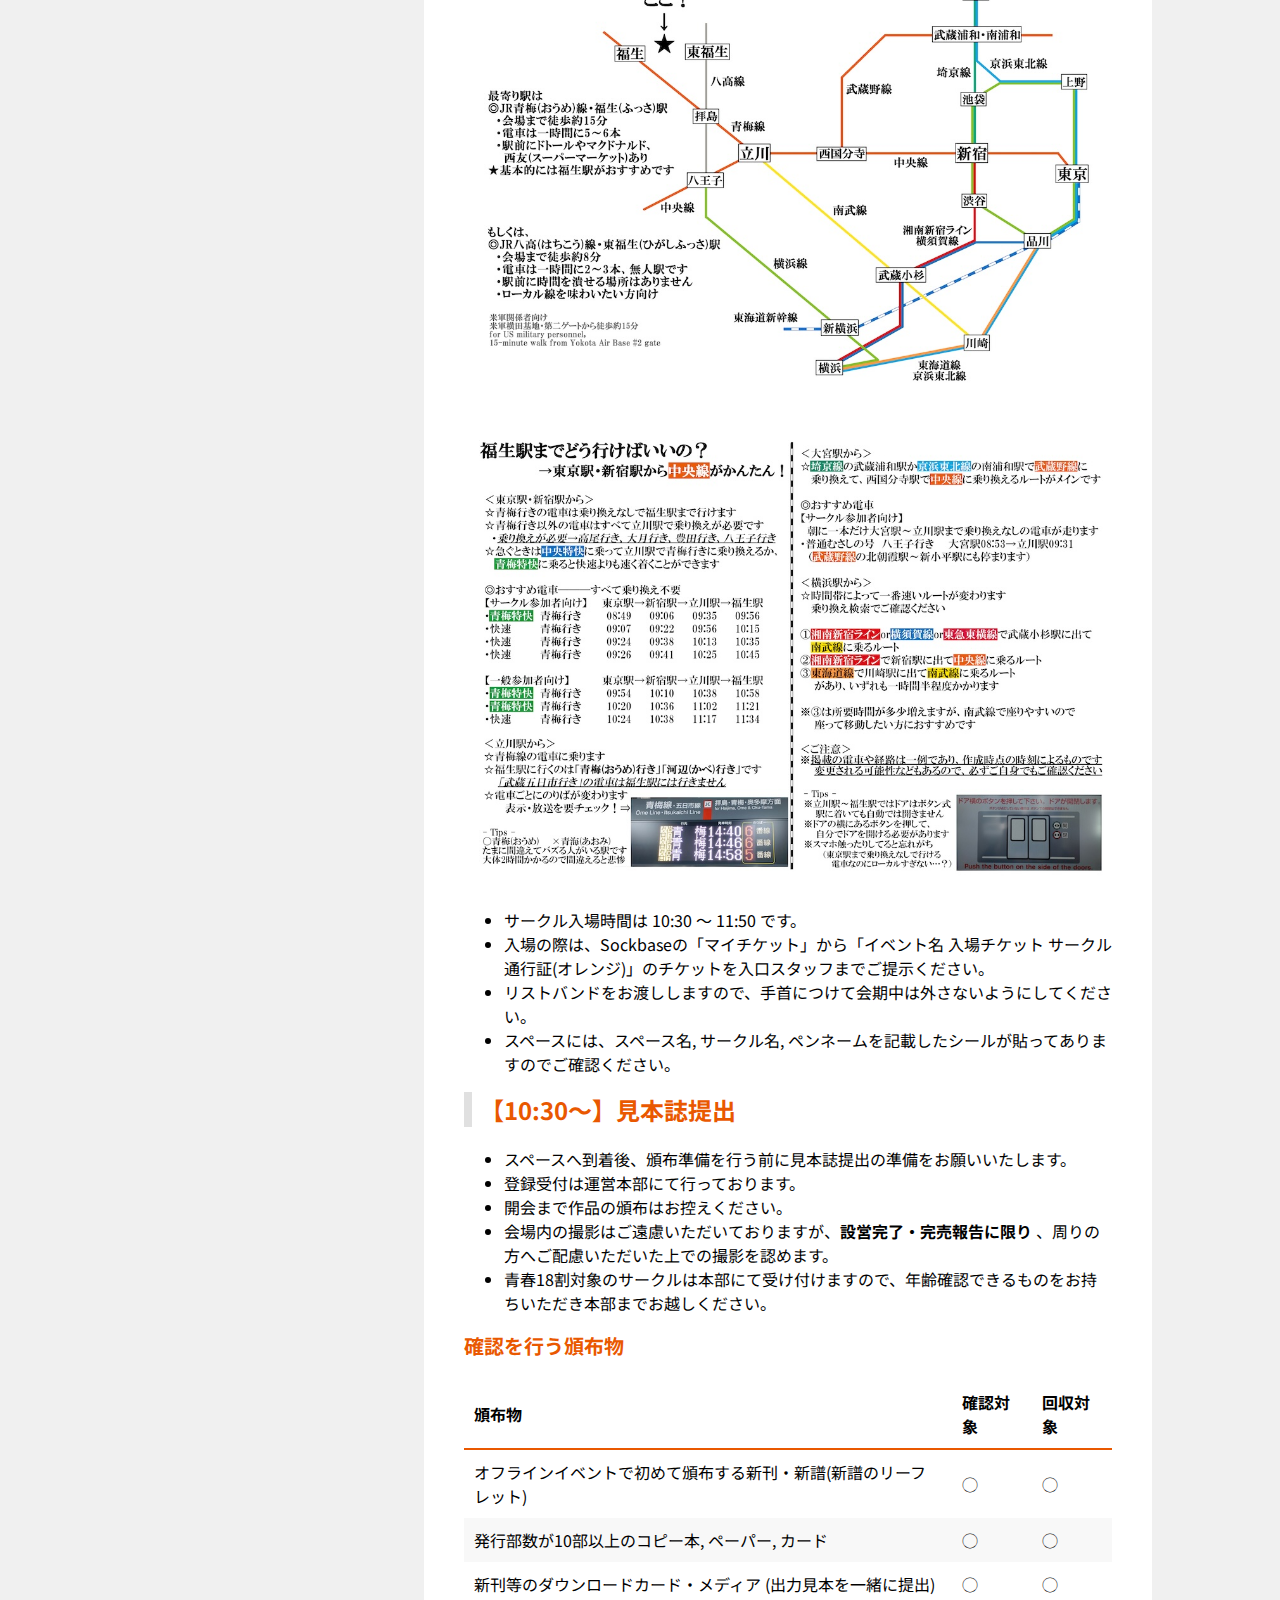
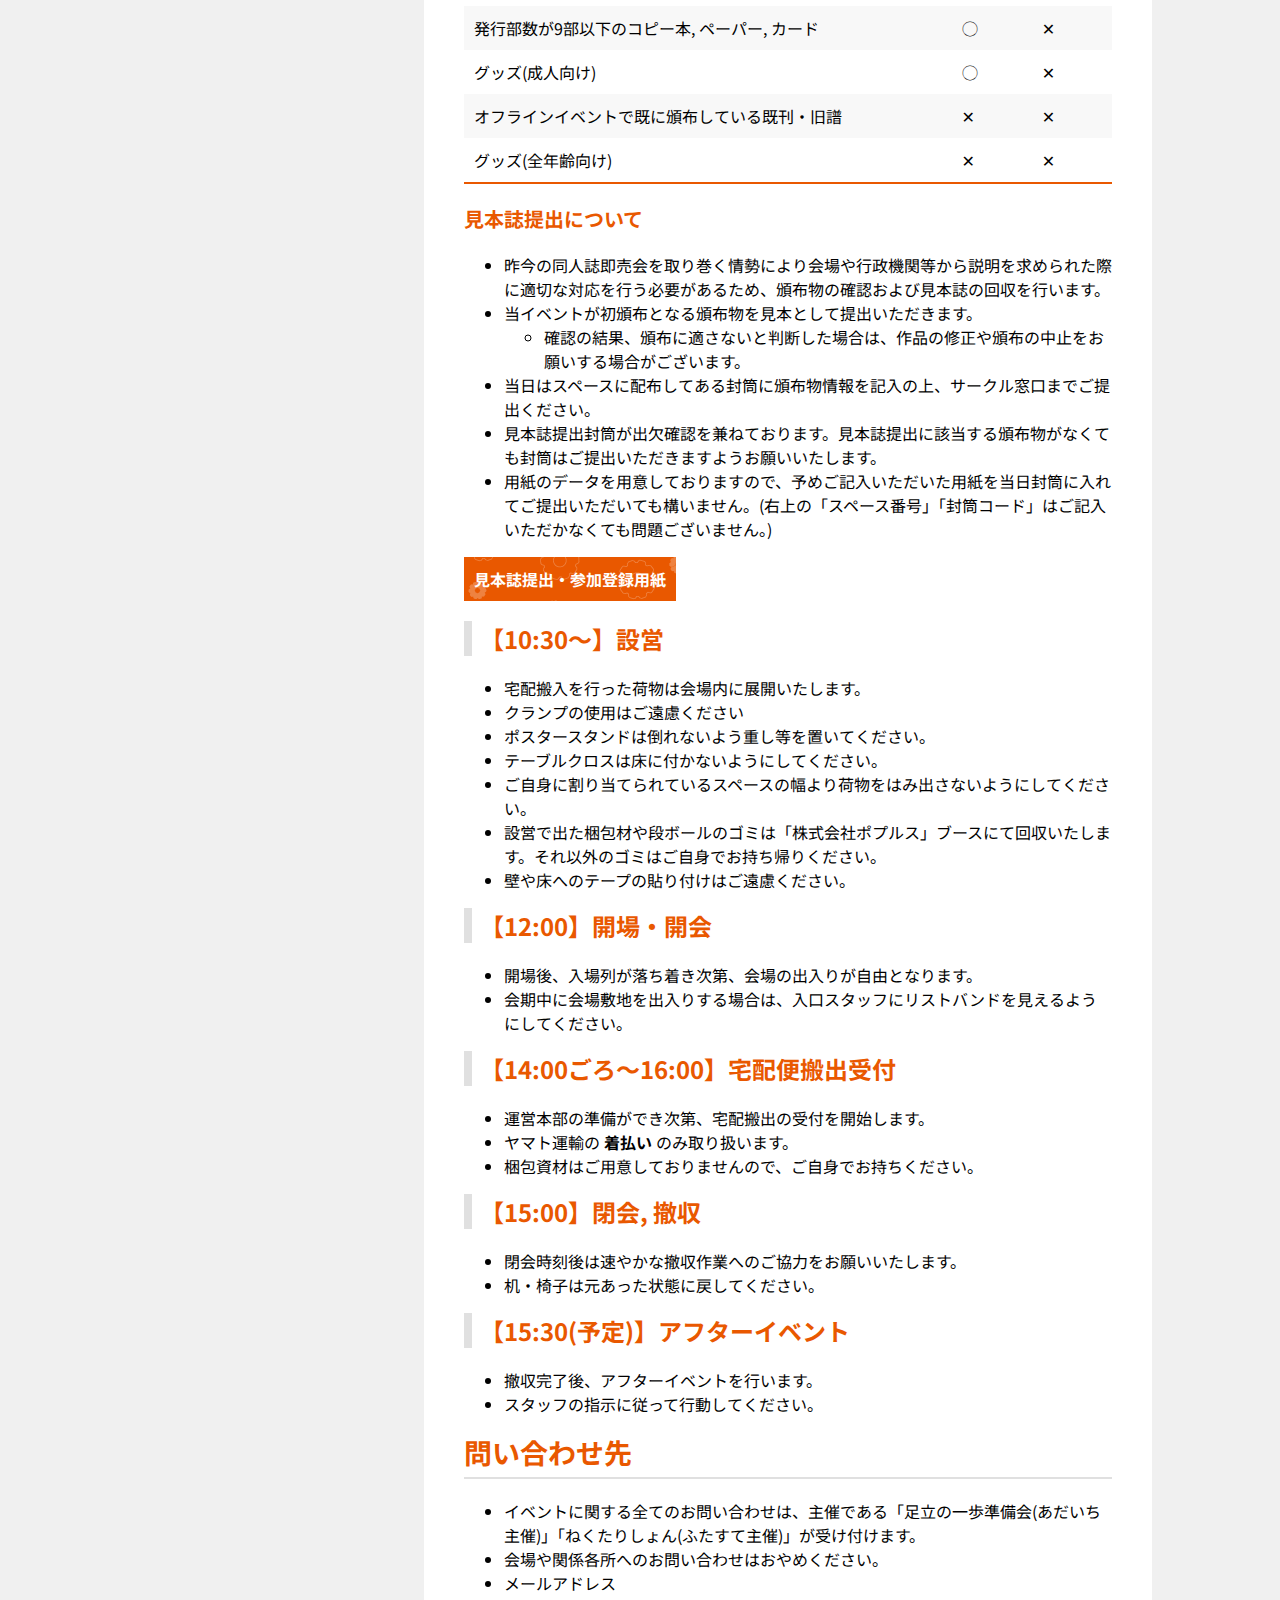
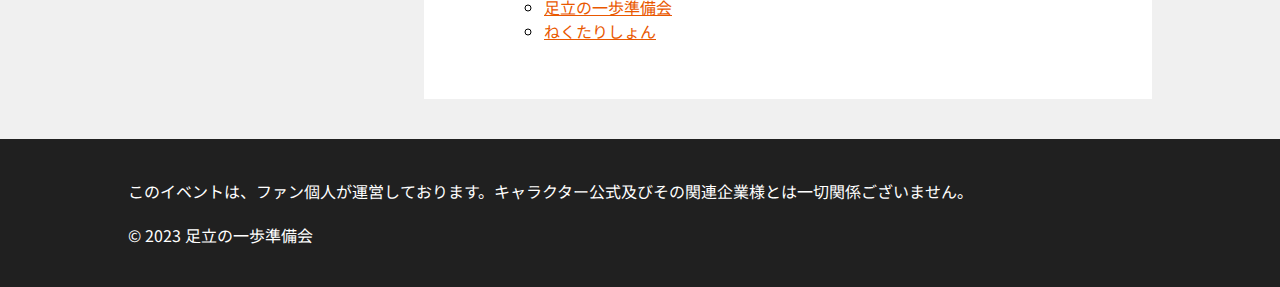
<file: guides/circle/index.html>
<!DOCTYPE html>
<html lang="ja">
  <head>
    <meta charset="UTF-8">
    <meta name="viewport" content="width=device-width">
    <meta name="generator" content="Astro v2.1.5">
    <meta name="generator" content="Nectarition Sakura v5.0">

    <meta name="description" content="2024年6月2日、福生・ポプルスガレージにて開催される、足立レイオンリー即売会「足立の一歩」の特設サイトです。">

    <meta property="og:title" content="サークル参加要項 - 足立の一歩">
    <meta property="og:site_name" content="足立レイオンリー即売会「足立の一歩」">
    <meta property="og:image" content="https://adachinoippo.net/assets/brand/icon.png">
    <meta property="og:url" content="https://adachinoippo.net/">
    <meta property="og:description" content="2024年6月2日、福生・ポプルスガレージにて開催される、足立レイオンリー即売会「足立の一歩」の特設サイトです。">

    <meta name="twitter:card" content="summary">
    <meta name="twitter:site" content="@adachinoippo">
    <meta name="twitter:title" content="サークル参加要項 - 足立の一歩">
    <meta name="twitter:description" content="2024年6月2日、福生・ポプルスガレージにて開催される、足立レイオンリー即売会「足立の一歩」の特設サイトです。">
    <meta name="twitter:image" content="https://adachinoippo.net/assets/brand/icon.png">

    <title>サークル参加要項 - 足立の一歩</title>
  <link rel="stylesheet" href="/_astro/index.05288d60.css" />
<link rel="stylesheet" href="/_astro/_...slug_.11195c7d.css" /></head>
  <body>
    <div class="container astro-SCKKX6R4">
    <div class="content astro-SCKKX6R4">
      <nav class="astro-SCKKX6R4">
        <div class="sidebar astro-ODYPCP2Q">
  <div class="meta astro-ODYPCP2Q">
    <div class="meta_logotype astro-ODYPCP2Q">
      <a href="/" class="astro-ODYPCP2Q"><img class="logotype astro-ODYPCP2Q" src="/assets/brand/logotype.svg"></a>
    </div>
    <div class="meta_item meta_item-date astro-ODYPCP2Q">
      2024.06.02 Sun.
    </div>
    <div class="meta_item astro-ODYPCP2Q">
      <span class="label astro-ODYPCP2Q">at</span>
      福生・ポプルスガレージ
    </div>
    <div class="meta_item astro-ODYPCP2Q">
      <span class="label astro-ODYPCP2Q">content</span>
      足立レイオンリー即売会
    </div>
  </div>
  <div class="menu astro-2J44JLRM">
    <div id="menuControl" class="astro-2J44JLRM">
      <a id="openMenu" class="item single astro-JROV5SSF">
  <span class="item_icon astro-JROV5SSF"><svg class="astro-JROV5SSF" astro-icon="mdi:menu">
    
    <use xlink:href="#astroicon:mdi:menu"></use>
</svg></span>
  <span class="item_name astro-JROV5SSF">メニュー</span>
</a>
      <a id="closeMenu" class="item single astro-JROV5SSF">
  <span class="item_icon astro-JROV5SSF"><svg class="astro-JROV5SSF" astro-icon="mdi:close">
    
    <use xlink:href="#astroicon:mdi:close"></use>
</svg></span>
  <span class="item_name astro-JROV5SSF">閉じる</span>
</a>
    </div>
    <div id="menuItems" class="astro-2J44JLRM">
      <a class="item undefined astro-JROV5SSF" href="/">
  <span class="item_icon astro-JROV5SSF"><svg class="astro-JROV5SSF" astro-icon="mdi:home">
    
    <use xlink:href="#astroicon:mdi:home"></use>
</svg></span>
  <span class="item_name astro-JROV5SSF">ホーム</span>
</a>
      <a class="item undefined astro-JROV5SSF" href="/list">
  <span class="item_icon astro-JROV5SSF"><svg class="astro-JROV5SSF" astro-icon="mdi:playlist-edit">
    
    <use xlink:href="#astroicon:mdi:playlist-edit"></use>
</svg></span>
  <span class="item_name astro-JROV5SSF">サークルリスト</span>
</a><a class="item undefined astro-JROV5SSF" href="/detail">
  <span class="item_icon astro-JROV5SSF"><svg class="astro-JROV5SSF" astro-icon="mdi:information">
    
    <use xlink:href="#astroicon:mdi:information"></use>
</svg></span>
  <span class="item_name astro-JROV5SSF">開催概要</span>
</a><a class="item undefined astro-JROV5SSF" href="/general">
  <span class="item_icon astro-JROV5SSF"><svg class="astro-JROV5SSF" astro-icon="mdi:account-group">
    
    <use xlink:href="#astroicon:mdi:account-group"></use>
</svg></span>
  <span class="item_name astro-JROV5SSF">一般参加ガイド</span>
</a><a class="item undefined astro-JROV5SSF" href="/event">
  <span class="item_icon astro-JROV5SSF"><svg class="astro-JROV5SSF" astro-icon="mdi:party-popper">
    
    <use xlink:href="#astroicon:mdi:party-popper"></use>
</svg></span>
  <span class="item_name astro-JROV5SSF">連動企画</span>
</a><a class="item undefined astro-JROV5SSF" href="/beginners">
  <span class="item_icon astro-JROV5SSF"><svg class="astro-JROV5SSF" astro-icon="mdi:leaf">
    
    <use xlink:href="#astroicon:mdi:leaf"></use>
</svg></span>
  <span class="item_name astro-JROV5SSF">足立と双葉の東奔西走</span>
</a><a class="item undefined astro-JROV5SSF" href="/printing">
  <span class="item_icon astro-JROV5SSF"><svg class="astro-JROV5SSF" astro-icon="mdi:domain">
    
    <use xlink:href="#astroicon:mdi:domain"></use>
</svg></span>
  <span class="item_name astro-JROV5SSF">支援印刷所様</span>
</a><a class="item undefined astro-JROV5SSF" href="/contact">
  <span class="item_icon astro-JROV5SSF"><svg class="astro-JROV5SSF" astro-icon="mdi:email">
    
    <use xlink:href="#astroicon:mdi:email"></use>
</svg></span>
  <span class="item_name astro-JROV5SSF">お問い合わせ</span>
</a>
    </div>
  </div>
<svg style="position: absolute; width: 0; height: 0; overflow: hidden;" aria-hidden="true" astro-icon-spritesheet>
    <symbol viewBox="0 0 24 24" id="astroicon:mdi:menu"><path fill="currentColor" d="M3 6h18v2H3V6m0 5h18v2H3v-2m0 5h18v2H3v-2z"/></symbol><symbol viewBox="0 0 24 24" id="astroicon:mdi:close"><path fill="currentColor" d="M19 6.41 17.59 5 12 10.59 6.41 5 5 6.41 10.59 12 5 17.59 6.41 19 12 13.41 17.59 19 19 17.59 13.41 12 19 6.41z"/></symbol><symbol viewBox="0 0 24 24" id="astroicon:mdi:home"><path fill="currentColor" d="M10 20v-6h4v6h5v-8h3L12 3 2 12h3v8h5z"/></symbol><symbol viewBox="0 0 24 24" id="astroicon:mdi:playlist-edit"><path fill="currentColor" d="M2 6v2h12V6H2m0 4v2h12v-2H2m18.04.13c-.14 0-.28.06-.39.17l-1 1 2.05 2.05 1-1c.22-.21.22-.56 0-.77l-1.28-1.28a.533.533 0 0 0-.38-.17m-1.97 1.75L12 17.94V20h2.06l6.06-6.07-2.05-2.05M2 14v2h8v-2H2z"/></symbol><symbol viewBox="0 0 24 24" id="astroicon:mdi:information"><path fill="currentColor" d="M13 9h-2V7h2m0 10h-2v-6h2m-1-9A10 10 0 0 0 2 12a10 10 0 0 0 10 10 10 10 0 0 0 10-10A10 10 0 0 0 12 2z"/></symbol><symbol viewBox="0 0 24 24" id="astroicon:mdi:account-group"><path fill="currentColor" d="M12 5.5A3.5 3.5 0 0 1 15.5 9a3.5 3.5 0 0 1-3.5 3.5A3.5 3.5 0 0 1 8.5 9 3.5 3.5 0 0 1 12 5.5M5 8c.56 0 1.08.15 1.53.42-.15 1.43.27 2.85 1.13 3.96C7.16 13.34 6.16 14 5 14a3 3 0 0 1-3-3 3 3 0 0 1 3-3m14 0a3 3 0 0 1 3 3 3 3 0 0 1-3 3c-1.16 0-2.16-.66-2.66-1.62a5.536 5.536 0 0 0 1.13-3.96c.45-.27.97-.42 1.53-.42M5.5 18.25c0-2.07 2.91-3.75 6.5-3.75s6.5 1.68 6.5 3.75V20h-13v-1.75M0 20v-1.5c0-1.39 1.89-2.56 4.45-2.9-.59.68-.95 1.62-.95 2.65V20H0m24 0h-3.5v-1.75c0-1.03-.36-1.97-.95-2.65 2.56.34 4.45 1.51 4.45 2.9V20z"/></symbol><symbol viewBox="0 0 24 24" id="astroicon:mdi:party-popper"><path fill="currentColor" d="m14.53 1.45-1.08 1.08 1.6 1.6c.22.25.33.54.33.87s-.11.64-.33.86L11.5 9.47l1 1.08 3.63-3.61c.53-.59.79-1.24.79-1.94s-.26-1.36-.79-1.95l-1.6-1.6m-3.98 2.02L9.47 4.55l.61.56c.22.22.33.52.33.89s-.11.67-.33.89l-.61.56 1.08 1.08.56-.61c.53-.59.8-1.23.8-1.92 0-.72-.27-1.37-.8-1.97l-.56-.56M21 5.06c-.69 0-1.33.27-1.92.8l-5.63 5.64 1.08 1 5.58-5.56c.25-.25.55-.38.89-.38s.64.13.89.38l.61.61 1.03-1.08-.56-.61c-.59-.53-1.25-.8-1.97-.8M7 8 2 22l14-5-9-9m12 3.06c-.7 0-1.34.27-1.94.8l-1.59 1.59 1.08 1.08 1.59-1.59c.25-.25.53-.38.86-.38.33 0 .63.13.88.38l1.62 1.59 1.05-1.03-1.6-1.64c-.59-.53-1.25-.8-1.95-.8z"/></symbol><symbol viewBox="0 0 24 24" id="astroicon:mdi:leaf"><path fill="currentColor" d="M17 8C8 10 5.9 16.17 3.82 21.34l1.89.66.95-2.3c.48.17.98.3 1.34.3C19 20 22 3 22 3c-1 2-8 2.25-13 3.25S2 11.5 2 13.5s1.75 3.75 1.75 3.75C7 8 17 8 17 8z"/></symbol><symbol viewBox="0 0 24 24" id="astroicon:mdi:domain"><path fill="currentColor" d="M18 15h-2v2h2m0-6h-2v2h2m2 6h-8v-2h2v-2h-2v-2h2v-2h-2V9h8M10 7H8V5h2m0 6H8V9h2m0 6H8v-2h2m0 6H8v-2h2M6 7H4V5h2m0 6H4V9h2m0 6H4v-2h2m0 6H4v-2h2m6-10V3H2v18h20V7H12z"/></symbol><symbol viewBox="0 0 24 24" id="astroicon:mdi:email"><path fill="currentColor" d="m20 8-8 5-8-5V6l8 5 8-5m0-2H4c-1.11 0-2 .89-2 2v12a2 2 0 0 0 2 2h16a2 2 0 0 0 2-2V6a2 2 0 0 0-2-2z"/></symbol>
</svg>
<script lang="ts">
  document.querySelector("#closeMenu").classList.add("hide");

  document.querySelector("#openMenu").addEventListener("click", () => {
    document.querySelector("#openMenu").classList.add("hide");
    document.querySelector("#closeMenu").classList.remove("hide");
    document.querySelector("#menuItems").classList.add("expanded");
  });
  document.querySelector("#closeMenu").addEventListener("click", () => {
    document.querySelector("#openMenu").classList.remove("hide");
    document.querySelector("#closeMenu").classList.add("hide");
    document.querySelector("#menuItems").classList.remove("expanded");
  });
  document.querySelector("#menuItems");
</script>

</div>
      </nav>
      <main class="astro-SCKKX6R4">
        <h1>サークル参加要項</h1><p>2024年 5月 11日 更新</p>
<p>足立の一歩・ふたばすてっぷにサークル参加いただくにあたり、サークル参加者の皆さんにご確認いただきたい重要な事項を記載しています。</p>
<h2 id="目次">目次</h2>
<ul>
<li><a href="#%E9%96%8B%E5%82%AC%E6%A6%82%E8%A6%81">開催概要</a></li>
<li><a href="#%E3%82%BF%E3%82%A4%E3%83%A0%E3%82%B9%E3%82%B1%E3%82%B8%E3%83%A5%E3%83%BC%E3%83%AB">タイムスケジュール</a></li>
<li><a href="#%E3%82%B5%E3%83%BC%E3%82%AF%E3%83%AB%E5%8F%82%E5%8A%A0%E6%9D%A1%E4%BB%B6">サークル参加条件</a></li>
<li><a href="#%E3%81%8A%E7%9F%A5%E3%82%89%E3%81%9B">お知らせ</a></li>
<li><a href="#%E6%B3%A8%E6%84%8F%E4%BA%8B%E9%A0%85">注意事項</a></li>
<li><a href="#%E5%BD%93%E6%97%A5%E3%81%BE%E3%81%A7%E3%81%AE%E6%BA%96%E5%82%99">当日までの準備</a></li>
<li><a href="#%E5%BD%93%E6%97%A5%E3%81%AE%E6%B5%81%E3%82%8C">当日の流れ</a></li>
</ul>
<h2 id="開催概要">開催概要</h2>
<ul>
<li>日時 2024年 6月 2日 (日) 12:00 ～ 15:00</li>
<li>会場 ポプルスガレージ</li>
<li>住所 東京都福生市武蔵野台1-17-34</li>
</ul>
<h2 id="タイムスケジュール">タイムスケジュール</h2>





































<table><thead><tr><th>時間</th><th>内容</th></tr></thead><tbody><tr><td>10:30</td><td>サークル参加者 入場開始</td></tr><tr><td>11:50</td><td>サークル参加者 入場終了</td></tr><tr><td>12:00</td><td>足立の一歩・ふたばすてっぷ 開会・開場</td></tr><tr><td>14:00ごろ</td><td>宅配便搬出受付開始</td></tr><tr><td>15:00</td><td>足立の一歩・ふたばすてっぷ 閉会・撤収開始</td></tr><tr><td>15:30ごろ</td><td>アフターイベント開始</td></tr><tr><td>16:00ごろ</td><td>アフターイベント終了, 宅配便搬出受付終了</td></tr></tbody></table>
<h2 id="サークル参加条件">サークル参加条件</h2>
<ul>
<li>足立の一歩: 足立レイに関連した作品を当日１点以上配布できること</li>
<li>ふたばすてっぷ: 双葉湊音に関連した作品を当日１点以上配布できること</li>
<li>配布しようとしている作品が各キャラクター使用ガイドラインに定める禁止事項に該当していないこと</li>
</ul>
<h2 id="注意事項">注意事項</h2>
<ul>
<li>コスプレ参加はできません。予めご了承ください。</li>
<li>会場内の撮影は原則禁止です。</li>
<li>会場の電源は使用できません。</li>
<li>音楽や動画を頒布する際はオリジナルまたは製作者からの許諾が得られている素材を使用したものに限ります。</li>
</ul>
<h3 id="会場内への持ち込み禁止物">会場内への持ち込み禁止物</h3>
<ul>
<li>火気や参加者に危害を加える物品</li>
<li>公序良俗に反する物品</li>
</ul>
<h3 id="頒布禁止物">頒布禁止物</h3>
<ul>
<li>刑法175条に定める「猥褻図画類」を含む物品</li>
<li>古物や法人発行の物品</li>
<li>各キャラクター利用ガイドラインに反した内容を含む物品</li>
<li>手作り既製品を問わず、不特定多数に対する食品（DECOチョコ／企業作成による個別包装されたものは可能）</li>
<li>日本国における各種法令に反する物品</li>
</ul>
<h2 id="会期を迎えるまでに準備が必要なこと">会期を迎えるまでに準備が必要なこと</h2>
<h3 id="当日までにサークル通行証の確認割り当て">【当日までに】サークル通行証の確認・割り当て</h3>
<ul>
<li>今回のイベントの通行証は<a href="https://sockbase.net">Sockbase</a>からご確認いただけます。</li>
<li>通行証の情報は、Sockbaseマイページにログイン後、メニューの「購入済みチケット」から「イベント名 入場チケット」からご確認いただけます。</li>
<li>通行証情報ページから予め「自分で使う」「他の方へ割り当てる」を選択してください。</li>
<li>売り子さんなどにチケットを割り当てる場合「他の方へ割り当てる」をクリック・タップして表示されるURLをお渡しください。</li>
</ul>
<h3 id="当日までに見本誌提出参加登録用紙への記入">【当日までに】見本誌提出・参加登録用紙への記入</h3>
<ul>
<li>本イベントで頒布を行う場合、見本誌提出・参加登録用紙での参加登録が必要です。</li>
<li>用紙は下記リンクよりダウンロードできます。</li>
<li>持ち込み種類が多いサークル様は予めご記入の上、スペースに用意している封筒に用紙を入れて窓口までお持ちください。</li>
</ul>
<p class="btn_wrap">
  <a class="btn btn-primary" href="https://drive.google.com/drive/folders/161Z7tBbMakMMi1rLOKpGmMccs2ksvIw1?usp=sharing">見本誌提出・参加登録用紙</a>
</p>
<h3 id="当日までに奥付の作成">【当日までに】奥付の作成</h3>
<p>本イベントで初めて頒布する作品(いわゆる新刊・新譜)の奥付には、以下の内容を記載してください。</p>
<ul>
<li>発行者名(サークル名, ペンネーム可)</li>
<li>発行日(配布を行う日。今回の新刊の場合は2024年 6月 2日, 令和6年 6月 2日など。)</li>
<li>連絡先(メールアドレス)
<ul>
<li>※SNSアカウントなど連絡の際に登録が必要な連絡先はお控えください。</li>
<li>※SNSアカウントの併記は問題ありません。</li>
</ul>
</li>
<li>印刷所名(自家印刷の場合は省略可)</li>
<li>CDなどのメディアは、リーフレットや同梱する印刷物に上述の内容を記載してください。
<ul>
<li>用意することが難しい場合、上述の内容を含んだメモを見本誌受付時にご提出ください。</li>
</ul>
</li>
</ul>
<h3 id="当日までに搬入準備">【当日までに】搬入準備</h3>
<ul>
<li>搬入に関しては「搬入要項」をご確認ください。</li>
<li>印刷所への搬入指示は以下のURLを送付してください。
<ul>
<li>足立の一歩: <code>https://adachinoippo.net/guides/carry/</code></li>
<li>ふたばすてっぷ: <code>https://futabastep.net/guides/carry/</code></li>
</ul>
</li>
</ul>
<p class="btn_wrap">
  <a class="btn btn-primary" href="/guides/carry">搬入要項</a>
</p>
<h2 id="当日の流れ">当日の流れ</h2>
<h3 id="1030--1150サークル入場">【10:30 ～ 11:50】サークル入場</h3>
<h4 id="おすすめ乗り換え案内">おすすめ乗り換え案内</h4>
<p><a href="/assets/general/routeguide-01.jpg"><img src="/assets/general/routeguide-01.jpg" alt=""></a></p>
<p><a href="/assets/general/routeguide-02.jpg"><img src="/assets/general/routeguide-02.jpg" alt=""></a></p>
<ul>
<li>サークル入場時間は 10:30 ～ 11:50 です。</li>
<li>入場の際は、Sockbaseの「マイチケット」から「イベント名 入場チケット サークル通行証(オレンジ)」のチケットを入口スタッフまでご提示ください。</li>
<li>リストバンドをお渡ししますので、手首につけて会期中は外さないようにしてください。</li>
<li>スペースには、スペース名, サークル名, ペンネームを記載したシールが貼ってありますのでご確認ください。</li>
</ul>
<h3 id="1030見本誌提出">【10:30～】見本誌提出</h3>
<ul>
<li>スペースへ到着後、頒布準備を行う前に見本誌提出の準備をお願いいたします。</li>
<li>登録受付は運営本部にて行っております。</li>
<li>開会まで作品の頒布はお控えください。</li>
<li>会場内の撮影はご遠慮いただいておりますが、<strong>設営完了・完売報告に限り</strong> 、周りの方へご配慮いただいた上での撮影を認めます。</li>
<li>青春18割対象のサークルは本部にて受け付けますので、年齢確認できるものをお持ちいただき本部までお越しください。</li>
</ul>
<h4 id="確認を行う頒布物">確認を行う頒布物</h4>













































<table><thead><tr><th>頒布物</th><th>確認対象</th><th>回収対象</th></tr></thead><tbody><tr><td>オフラインイベントで初めて頒布する新刊・新譜(新譜のリーフレット)</td><td>◯</td><td>◯</td></tr><tr><td>発行部数が10部以上のコピー本, ペーパー, カード</td><td>◯</td><td>◯</td></tr><tr><td>新刊等のダウンロードカード・メディア (出力見本を一緒に提出)</td><td>◯</td><td>◯</td></tr><tr><td>発行部数が9部以下のコピー本, ペーパー, カード</td><td>◯</td><td>✕</td></tr><tr><td>グッズ(成人向け)</td><td>◯</td><td>✕</td></tr><tr><td>オフラインイベントで既に頒布している既刊・旧譜</td><td>✕</td><td>✕</td></tr><tr><td>グッズ(全年齢向け)</td><td>✕</td><td>✕</td></tr></tbody></table>
<h4 id="見本誌提出について">見本誌提出について</h4>
<ul>
<li>昨今の同人誌即売会を取り巻く情勢により会場や行政機関等から説明を求められた際に適切な対応を行う必要があるため、頒布物の確認および見本誌の回収を行います。</li>
<li>当イベントが初頒布となる頒布物を見本として提出いただきます。
<ul>
<li>確認の結果、頒布に適さないと判断した場合は、作品の修正や頒布の中止をお願いする場合がございます。</li>
</ul>
</li>
<li>当日はスペースに配布してある封筒に頒布物情報を記入の上、サークル窓口までご提出ください。</li>
<li>見本誌提出封筒が出欠確認を兼ねております。見本誌提出に該当する頒布物がなくても封筒はご提出いただきますようお願いいたします。</li>
<li>用紙のデータを用意しておりますので、予めご記入いただいた用紙を当日封筒に入れてご提出いただいても構いません。(右上の「スペース番号」「封筒コード」はご記入いただかなくても問題ございません。)</li>
</ul>
<p class="btn_wrap">
  <a class="btn btn-primary" href="https://drive.google.com/drive/folders/161Z7tBbMakMMi1rLOKpGmMccs2ksvIw1?usp=sharing">見本誌提出・参加登録用紙</a>
</p>
<h3 id="1030設営">【10:30～】設営</h3>
<ul>
<li>宅配搬入を行った荷物は会場内に展開いたします。</li>
<li>クランプの使用はご遠慮ください</li>
<li>ポスタースタンドは倒れないよう重し等を置いてください。</li>
<li>テーブルクロスは床に付かないようにしてください。</li>
<li>ご自身に割り当てられているスペースの幅より荷物をはみ出さないようにしてください。</li>
<li>設営で出た梱包材や段ボールのゴミは「株式会社ポプルス」ブースにて回収いたします。それ以外のゴミはご自身でお持ち帰りください。</li>
<li>壁や床へのテープの貼り付けはご遠慮ください。</li>
</ul>
<h3 id="1200開場開会">【12:00】開場・開会</h3>
<ul>
<li>開場後、入場列が落ち着き次第、会場の出入りが自由となります。</li>
<li>会期中に会場敷地を出入りする場合は、入口スタッフにリストバンドを見えるようにしてください。</li>
</ul>
<h3 id="1400ごろ1600宅配便搬出受付">【14:00ごろ～16:00】宅配便搬出受付</h3>
<ul>
<li>運営本部の準備ができ次第、宅配搬出の受付を開始します。</li>
<li>ヤマト運輸の <strong>着払い</strong> のみ取り扱います。</li>
<li>梱包資材はご用意しておりませんので、ご自身でお持ちください。</li>
</ul>
<h3 id="1500閉会-撤収">【15:00】閉会, 撤収</h3>
<ul>
<li>閉会時刻後は速やかな撤収作業へのご協力をお願いいたします。</li>
<li>机・椅子は元あった状態に戻してください。</li>
</ul>
<h3 id="1530予定アフターイベント">【15:30(予定)】アフターイベント</h3>
<ul>
<li>撤収完了後、アフターイベントを行います。</li>
<li>スタッフの指示に従って行動してください。</li>
</ul>
<h2 id="問い合わせ先">問い合わせ先</h2>
<ul>
<li>イベントに関する全てのお問い合わせは、主催である「足立の一歩準備会(あだいち主催)」「ねくたりしょん(ふたすて主催)」が受け付けます。</li>
<li>会場や関係各所へのお問い合わせはおやめください。</li>
<li>メールアドレス
<ul>
<li><a href="mailto:support@adachionippo.net">足立の一歩準備会</a></li>
<li><a href="mailto:support@futabastep.net">ねくたりしょん</a></li>
</ul>
</li>
</ul>
      </main>
    </div>
    <footer class="astro-SCKKX6R4">
      <div class="footer astro-MTXGG6PP">
  <p class="astro-MTXGG6PP">
    このイベントは、ファン個人が運営しております。キャラクター公式及びその関連企業様とは一切関係ございません。
  </p>
  <div class="brandArea astro-MTXGG6PP">
    <p class="astro-MTXGG6PP">
      &copy; 2023
      足立の一歩準備会
    </p>
    
  </div>
</div>
    </footer>
  </div>
  </body></html>
</file>
<file: _astro/index.56807720.css>
@import"https://fonts.googleapis.com/css2?family=Noto+Sans+JP:wght@400;700&display=swap";:root{--primary-color: #e95800}*{box-sizing:border-box}html,body{height:100%}html,body,p,h1,h2,h3,h4,h5,h6{margin:0;padding:0}body{background-color:#f0f0f0;background-image:url(/assets/brand/components/bg.png);background-repeat:no-repeat;background-size:cover;background-position:center;background-attachment:fixed;font-family:Noto Sans JP,system-ui,sans-serif}h1,h2,h3,h4,h5,h6,p,table{margin-bottom:20px}h1:last-child,h2:last-child,h3:last-child,h4:last-child,h5:last-child,h6:last-child,p:last-child,table:last-child{margin-bottom:0}h1{font-size:2em}h2,h3,h4,h5,h6{color:var(--primary-color)}h2{font-size:1.75em;padding-bottom:5px;border-bottom:2px solid #e0e0e0}h3{font-size:1.5em;border-left:8px solid #e0e0e0;padding-left:8px}h4{font-size:1.25em}h5{font-size:1em}h6{font-size:.9em}table{min-width:50%;max-width:100%;border-collapse:collapse;text-align:left}table tr:nth-child(2n){background-color:#f8f8f8}table th,table td{padding:10px}table th:empty{display:none}table tbody{border-top:2px solid var(--primary-color);border-bottom:2px solid var(--primary-color)}a{color:var(--primary-color)}img{max-width:100%}.label{padding:0 2px;background-color:var(--primary-color);color:#fff;font-weight:700}.btn{display:inline-block;padding:10px;background-image:url(/assets/brand/components/bg-uncolored.png);background-color:#f0f0f0;background-position:center;background-repeat:no-repeat;color:var(--primary-color);font-weight:700;text-decoration:none;cursor:pointer;position:relative}.btn_wrap{display:flex;flex-wrap:wrap;gap:10px}.btn-primary{background-image:url(/assets/brand/components/bg-colored.png);background-color:var(--primary-color);color:#fff}.btn-info{background-image:url(/assets/brand/components/bg-colored.png);background-color:#00b3ff;color:#fff}.btn-success{background-image:url(/assets/brand/components/bg-colored.png);background-color:#2dd030;color:#fff}.btn:after{display:block;content:"";width:0;height:100%;position:absolute;top:0;left:0;background-color:silver;opacity:20%;transition:width ease .2s}.btn:hover:after{width:100%}.item:where(.astro-JROV5SSF){margin-bottom:10px;font-weight:700;color:var(--primary-color);border-bottom:2px solid var(--primary-color);display:grid;grid-template-columns:32px 1fr;background-image:url(/assets/brand/components/bg-uncolored.png);background-color:#f0f0f0;background-position:center;background-size:cover;background-repeat:no-repeat;cursor:pointer;text-decoration:none;position:relative}.item:where(.astro-JROV5SSF):last-child{margin-bottom:0}.item_icon:where(.astro-JROV5SSF),.item_name:where(.astro-JROV5SSF){padding:10px}.item_icon:where(.astro-JROV5SSF){font-size:0}.item_icon:where(.astro-JROV5SSF) svg:where(.astro-JROV5SSF){display:inline-block;width:24px;height:24px}.item:where(.astro-JROV5SSF):after{display:block;content:"";width:0;height:100%;position:absolute;background-color:var(--primary-color);opacity:30%;transition:width ease .2s}.item:where(.astro-JROV5SSF):hover:after{width:100%}.expanded{display:block!important}.hide{display:none}.single{margin-bottom:0}#menuItems{display:none}#menuItems:where(.astro-2J44JLRM){margin-top:10px}@media screen and (min-width: 840px){#menuItems:where(.astro-2J44JLRM){display:block}#menuControl:where(.astro-2J44JLRM){display:none}}.meta:where(.astro-ODYPCP2Q){margin-bottom:20px}.meta_logotype:where(.astro-ODYPCP2Q){margin-bottom:10px}.meta_logotype:where(.astro-ODYPCP2Q) .logotype:where(.astro-ODYPCP2Q){max-height:72px}.meta_item:where(.astro-ODYPCP2Q){margin-bottom:5px;font-weight:700}.meta_item:where(.astro-ODYPCP2Q):last-child{margin-bottom:0}.meta_item-date:where(.astro-ODYPCP2Q){color:var(--primary-color);font-size:1.5em}.footer:where(.astro-MTXGG6PP){padding:40px 10%;padding-bottom:calc(40px + env(safe-area-inset-bottom));background-color:#202020;color:#fff}@media screen and (max-width: 840px){.footer:where(.astro-MTXGG6PP){padding:20px}}.footer:where(.astro-MTXGG6PP) .brandArea:where(.astro-MTXGG6PP){display:grid;grid-template-columns:1fr 1fr}.footer:where(.astro-MTXGG6PP) .logoArea:where(.astro-MTXGG6PP){text-align:right}.footer:where(.astro-MTXGG6PP) .logoArea:where(.astro-MTXGG6PP) .logo:where(.astro-MTXGG6PP){height:32px;filter:brightness(100%)}
</file>
<file: _astro/index.4feb16f9.css>
.container:where(.astro-PGYRFWSH){padding:40px 10%;display:grid;grid-template-columns:25% 1fr;gap:40px}@media screen and (max-width: 840px){.container:where(.astro-PGYRFWSH){padding:20px;grid-template-columns:unset;grid-template-rows:auto auto;gap:20px}}.container:where(.astro-PGYRFWSH) .hero:where(.astro-PGYRFWSH){position:relative;text-align:center}.container:where(.astro-PGYRFWSH) .hero:where(.astro-PGYRFWSH) .heroImage:where(.astro-PGYRFWSH){display:inline-block;background-color:silver;width:auto;max-width:100%;max-height:1080px}@media screen and (max-width: 840px){.container:where(.astro-PGYRFWSH) .hero:where(.astro-PGYRFWSH) .heroImage:where(.astro-PGYRFWSH){max-height:unset}}.main:where(.astro-PGYRFWSH){padding:40px 10%;background-color:#fff}@media screen and (max-width: 840px){.main:where(.astro-PGYRFWSH){grid-column:1;padding:20px}}
</file>
<file: _astro/404.8760112d.css>
.container:where(.astro-SCKKX6R4){height:100%;display:grid;grid-template-rows:1fr auto}.content:where(.astro-SCKKX6R4){padding:40px 10%;display:grid;grid-template-columns:25% 1fr;gap:40px}@media screen and (max-width: 840px){.content:where(.astro-SCKKX6R4){padding:20px;grid-template-columns:auto;grid-template-rows:auto 1fr;gap:20px}}nav:where(.astro-SCKKX6R4){align-self:flex-start;position:sticky;top:40px}@media screen and (max-width: 840px){nav:where(.astro-SCKKX6R4){position:unset;margin-bottom:20px}}main:where(.astro-SCKKX6R4){align-self:flex-start;padding:40px;background-color:#fff}@media screen and (max-width: 840px){main:where(.astro-SCKKX6R4){margin:-20px;padding:20px}}.breadcrumbs:where(.astro-ILHXCYM7){margin:0 0 5px;padding:0;list-style:none}.breadcrumbs:where(.astro-ILHXCYM7) li:where(.astro-ILHXCYM7){display:inline-block;padding-right:16px}.breadcrumbs:where(.astro-ILHXCYM7) li:where(.astro-ILHXCYM7):after{display:inline-block;content:"";width:6px;height:6px;transform:rotate(-45deg);border-bottom:2px solid var(--border-color);border-right:2px solid var(--border-color)}
</file>
<file: _astro/index.4f92f3c4.css>
@import"https://fonts.googleapis.com/css2?family=Noto+Sans+JP:wght@400;700&display=swap";:root{--primary-color: #e95800;--border-color: #c0c0c0}*{box-sizing:border-box}html,body{height:100%}html,body,p,h1,h2,h3,h4,h5,h6{margin:0;padding:0}body{background-color:#f0f0f0;background-image:url(/assets/brand/components/bg.png);background-repeat:no-repeat;background-size:cover;background-position:center;background-attachment:fixed;font-family:Noto Sans JP,system-ui,sans-serif}h1,h2,h3,h4,h5,h6,p,table{margin-bottom:20px}h1:last-child,h2:last-child,h3:last-child,h4:last-child,h5:last-child,h6:last-child,p:last-child,table:last-child{margin-bottom:0}h1{font-size:2em}h2,h3,h4,h5,h6{color:var(--primary-color)}h2{font-size:1.75em;padding-bottom:5px;border-bottom:2px solid #e0e0e0}h3{font-size:1.5em;border-left:8px solid #e0e0e0;padding-left:8px}h4{font-size:1.25em}h5{font-size:1em}h6{font-size:.9em}table{min-width:50%;max-width:100%;border-collapse:collapse;text-align:left}table tr:nth-child(2n){background-color:#f8f8f8}table th,table td{padding:10px}table th:empty{display:none}table tbody{border-top:2px solid var(--primary-color);border-bottom:2px solid var(--primary-color)}a{color:var(--primary-color)}img{max-width:100%}.label{padding:0 2px;background-color:var(--primary-color);color:#fff;font-weight:700}.btn{display:inline-block;padding:10px;background-image:url(/assets/brand/components/bg-uncolored.png);background-color:#f0f0f0;background-position:center;background-repeat:no-repeat;color:var(--primary-color);font-weight:700;text-decoration:none;cursor:pointer;position:relative}.btn_wrap{display:flex;flex-wrap:wrap;gap:10px}.btn-primary{background-image:url(/assets/brand/components/bg-colored.png);background-color:var(--primary-color);color:#fff}.btn-info{background-image:url(/assets/brand/components/bg-colored.png);background-color:#00b3ff;color:#fff}.btn-success{background-image:url(/assets/brand/components/bg-colored.png);background-color:#2dd030;color:#fff}.btn:after{display:block;content:"";width:0;height:100%;position:absolute;top:0;left:0;background-color:silver;opacity:20%;transition:width ease .2s}.btn:hover:after{width:100%}.item:where(.astro-JROV5SSF){margin-bottom:10px;font-weight:700;color:var(--primary-color);border-bottom:2px solid var(--primary-color);display:grid;grid-template-columns:32px 1fr;background-image:url(/assets/brand/components/bg-uncolored.png);background-color:#f0f0f0;background-position:center;background-repeat:no-repeat;background-size:cover;cursor:pointer;text-decoration:none;position:relative}.item:where(.astro-JROV5SSF):last-child{margin-bottom:0}.item_icon:where(.astro-JROV5SSF),.item_name:where(.astro-JROV5SSF){padding:10px}.item_icon:where(.astro-JROV5SSF){font-size:0}.item_icon:where(.astro-JROV5SSF) svg:where(.astro-JROV5SSF){display:inline-block;width:24px;height:24px}.item:where(.astro-JROV5SSF):after{display:block;content:"";width:0;height:100%;position:absolute;background-color:var(--primary-color);opacity:30%;transition:width ease .2s}.item:where(.astro-JROV5SSF):hover:after{width:100%}.expanded{display:block!important}.hide{display:none}.single{margin-bottom:0}#menuItems{display:none}#menuItems:where(.astro-2J44JLRM){margin-top:10px}@media screen and (min-width: 840px){#menuItems:where(.astro-2J44JLRM){display:block}#menuControl:where(.astro-2J44JLRM){display:none}}.meta:where(.astro-ODYPCP2Q){margin-bottom:20px}.meta_logotype:where(.astro-ODYPCP2Q){margin-bottom:10px}.meta_logotype:where(.astro-ODYPCP2Q) .logotype:where(.astro-ODYPCP2Q){max-height:72px}.meta_item:where(.astro-ODYPCP2Q){margin-bottom:5px;font-weight:700}.meta_item:where(.astro-ODYPCP2Q):last-child{margin-bottom:0}.meta_item-date:where(.astro-ODYPCP2Q){color:var(--primary-color);font-size:1.5em}.footer:where(.astro-MTXGG6PP){padding:40px 10%;padding-bottom:calc(40px + env(safe-area-inset-bottom));background-color:#202020;color:#fff}@media screen and (max-width: 840px){.footer:where(.astro-MTXGG6PP){padding:20px}}.footer:where(.astro-MTXGG6PP) .brandArea:where(.astro-MTXGG6PP){display:grid;grid-template-columns:1fr 1fr}.footer:where(.astro-MTXGG6PP) .logoArea:where(.astro-MTXGG6PP){text-align:right}.footer:where(.astro-MTXGG6PP) .logoArea:where(.astro-MTXGG6PP) .logo:where(.astro-MTXGG6PP){height:32px;filter:brightness(100%)}
</file>
<file: _astro/index.05288d60.css>
@import"https://fonts.googleapis.com/css2?family=Noto+Sans+JP:wght@400;700&display=swap";:root{--primary-color: #e95800}*{box-sizing:border-box}html,body{height:100%}html,body,p,h1,h2,h3,h4,h5,h6{margin:0;padding:0}body{background-color:#f0f0f0;background-image:url(/assets/brand/components/bg.png);background-repeat:no-repeat;background-size:cover;background-position:center;background-attachment:fixed;font-family:Noto Sans JP,system-ui,sans-serif}h1,h2,h3,h4,h5,h6,p,table{margin-bottom:20px}h1:last-child,h2:last-child,h3:last-child,h4:last-child,h5:last-child,h6:last-child,p:last-child,table:last-child{margin-bottom:0}h1{font-size:2em}h2,h3,h4,h5,h6{color:var(--primary-color)}h2{font-size:1.75em;padding-bottom:5px;border-bottom:2px solid #e0e0e0}h3{font-size:1.5em;border-left:8px solid #e0e0e0;padding-left:8px}h4{font-size:1.25em}h5{font-size:1em}h6{font-size:.9em}table{min-width:50%;max-width:100%;border-collapse:collapse;text-align:left}table tr:nth-child(2n){background-color:#f8f8f8}table th,table td{padding:10px}table th:empty{display:none}table tbody{border-top:2px solid var(--primary-color);border-bottom:2px solid var(--primary-color)}a{color:var(--primary-color)}img{max-width:100%}.label{padding:0 2px;background-color:var(--primary-color);color:#fff;font-weight:700}.btn{display:inline-block;padding:10px;background-image:url(/assets/brand/components/bg-uncolored.png);background-color:#f0f0f0;background-position:center;background-repeat:no-repeat;color:var(--primary-color);font-weight:700;text-decoration:none;cursor:pointer;position:relative}.btn_wrap{display:flex;flex-wrap:wrap;gap:10px}.btn-primary{background-image:url(/assets/brand/components/bg-colored.png);background-color:var(--primary-color);color:#fff}.btn-info{background-image:url(/assets/brand/components/bg-colored.png);background-color:#00b3ff;color:#fff}.btn-success{background-image:url(/assets/brand/components/bg-colored.png);background-color:#2dd030;color:#fff}.btn:after{display:block;content:"";width:0;height:100%;position:absolute;top:0;left:0;background-color:silver;opacity:20%;transition:width ease .2s}.btn:hover:after{width:100%}.item:where(.astro-JROV5SSF){margin-bottom:10px;font-weight:700;color:var(--primary-color);border-bottom:2px solid var(--primary-color);display:grid;grid-template-columns:32px 1fr;background-image:url(/assets/brand/components/bg-uncolored.png);background-color:#f0f0f0;background-position:center;background-repeat:no-repeat;background-size:cover;cursor:pointer;text-decoration:none;position:relative}.item:where(.astro-JROV5SSF):last-child{margin-bottom:0}.item_icon:where(.astro-JROV5SSF),.item_name:where(.astro-JROV5SSF){padding:10px}.item_icon:where(.astro-JROV5SSF){font-size:0}.item_icon:where(.astro-JROV5SSF) svg:where(.astro-JROV5SSF){display:inline-block;width:24px;height:24px}.item:where(.astro-JROV5SSF):after{display:block;content:"";width:0;height:100%;position:absolute;background-color:var(--primary-color);opacity:30%;transition:width ease .2s}.item:where(.astro-JROV5SSF):hover:after{width:100%}.expanded{display:block!important}.hide{display:none}.single{margin-bottom:0}#menuItems{display:none}#menuItems:where(.astro-2J44JLRM){margin-top:10px}@media screen and (min-width: 840px){#menuItems:where(.astro-2J44JLRM){display:block}#menuControl:where(.astro-2J44JLRM){display:none}}.meta:where(.astro-ODYPCP2Q){margin-bottom:20px}.meta_logotype:where(.astro-ODYPCP2Q){margin-bottom:10px}.meta_logotype:where(.astro-ODYPCP2Q) .logotype:where(.astro-ODYPCP2Q){max-height:72px}.meta_item:where(.astro-ODYPCP2Q){margin-bottom:5px;font-weight:700}.meta_item:where(.astro-ODYPCP2Q):last-child{margin-bottom:0}.meta_item-date:where(.astro-ODYPCP2Q){color:var(--primary-color);font-size:1.5em}.footer:where(.astro-MTXGG6PP){padding:40px 10%;padding-bottom:calc(40px + env(safe-area-inset-bottom));background-color:#202020;color:#fff}@media screen and (max-width: 840px){.footer:where(.astro-MTXGG6PP){padding:20px}}.footer:where(.astro-MTXGG6PP) .brandArea:where(.astro-MTXGG6PP){display:grid;grid-template-columns:1fr 1fr}.footer:where(.astro-MTXGG6PP) .logoArea:where(.astro-MTXGG6PP){text-align:right}.footer:where(.astro-MTXGG6PP) .logoArea:where(.astro-MTXGG6PP) .logo:where(.astro-MTXGG6PP){height:32px;filter:brightness(100%)}
</file>
<file: _astro/_...slug_.11195c7d.css>
.container:where(.astro-SCKKX6R4){height:100%;display:grid;grid-template-rows:1fr auto}.content:where(.astro-SCKKX6R4){padding:40px 10%;display:grid;grid-template-columns:25% 1fr;gap:40px}@media screen and (max-width: 840px){.content:where(.astro-SCKKX6R4){padding:20px;grid-template-columns:auto;grid-template-rows:auto 1fr;gap:20px}}nav:where(.astro-SCKKX6R4){align-self:flex-start;position:sticky;top:40px}@media screen and (max-width: 840px){nav:where(.astro-SCKKX6R4){position:unset;margin-bottom:20px}}main:where(.astro-SCKKX6R4){align-self:flex-start;padding:40px;background-color:#fff}@media screen and (max-width: 840px){main:where(.astro-SCKKX6R4){margin:-20px;padding:20px}}
</file>
<file: _astro/index.ba52dd7f.css>
@import"https://fonts.googleapis.com/css2?family=Noto+Sans+JP:wght@400;700&display=swap";:root{--primary-color: #e95800}*{box-sizing:border-box}html,body{height:100%}html,body,p,h1,h2,h3,h4,h5,h6{margin:0;padding:0}body{background-color:#f0f0f0;background-image:url(/assets/brand/components/bg.png);background-repeat:no-repeat;background-size:cover;background-position:center;background-attachment:fixed;font-family:Noto Sans JP,system-ui,sans-serif}h1,h2,h3,h4,h5,h6,p,table{margin-bottom:20px}h1:last-child,h2:last-child,h3:last-child,h4:last-child,h5:last-child,h6:last-child,p:last-child,table:last-child{margin-bottom:0}h1{font-size:2em}h2,h3,h4,h5,h6{color:var(--primary-color)}h2{font-size:1.75em;padding-bottom:5px;border-bottom:2px solid #e0e0e0}h3{font-size:1.5em;border-left:8px solid #e0e0e0;padding-left:8px}h4{font-size:1.25em}h5{font-size:1em}h6{font-size:.9em}table{min-width:50%;max-width:100%;border-collapse:collapse;text-align:left}table tr:nth-child(2n){background-color:#f8f8f8}table th,table td{padding:10px}table th:empty{display:none}table thead,table tbody{border-bottom:2px solid var(--primary-color)}a{color:var(--primary-color)}img{max-width:100%}.label{padding:0 2px;background-color:var(--primary-color);color:#fff;font-weight:700}.btn{display:inline-block;padding:10px;background-image:url(/assets/brand/components/bg-uncolored.png);background-color:#f0f0f0;background-position:center;background-repeat:no-repeat;color:var(--primary-color);font-weight:700;text-decoration:none;cursor:pointer;position:relative}.btn_wrap{display:flex;flex-wrap:wrap;gap:10px}.btn-primary{background-image:url(/assets/brand/components/bg-colored.png);background-color:var(--primary-color);color:#fff}.btn-info{background-image:url(/assets/brand/components/bg-colored.png);background-color:#00b3ff;color:#fff}.btn-success{background-image:url(/assets/brand/components/bg-colored.png);background-color:#2dd030;color:#fff}.btn:after{display:block;content:"";width:0;height:100%;position:absolute;top:0;left:0;background-color:silver;opacity:20%;transition:width ease .2s}.btn:hover:after{width:100%}.item:where(.astro-JROV5SSF){margin-bottom:10px;font-weight:700;color:var(--primary-color);border-bottom:2px solid var(--primary-color);display:grid;grid-template-columns:32px 1fr;background-image:url(/assets/brand/components/bg-uncolored.png);background-color:#f0f0f0;background-position:center;background-size:cover;background-repeat:no-repeat;cursor:pointer;text-decoration:none;position:relative}.item:where(.astro-JROV5SSF):last-child{margin-bottom:0}.item_icon:where(.astro-JROV5SSF),.item_name:where(.astro-JROV5SSF){padding:10px}.item_icon:where(.astro-JROV5SSF){font-size:0}.item_icon:where(.astro-JROV5SSF) svg:where(.astro-JROV5SSF){display:inline-block;width:24px;height:24px}.item:where(.astro-JROV5SSF):after{display:block;content:"";width:0;height:100%;position:absolute;background-color:var(--primary-color);opacity:30%;transition:width ease .2s}.item:where(.astro-JROV5SSF):hover:after{width:100%}.expanded{display:block!important}.hide{display:none}.single{margin-bottom:0}#menuItems{display:none}#menuItems:where(.astro-2J44JLRM){margin-top:10px}@media screen and (min-width: 840px){#menuItems:where(.astro-2J44JLRM){display:block}#menuControl:where(.astro-2J44JLRM){display:none}}.meta:where(.astro-ODYPCP2Q){margin-bottom:20px}.meta_logotype:where(.astro-ODYPCP2Q){margin-bottom:10px}.meta_logotype:where(.astro-ODYPCP2Q) .logotype:where(.astro-ODYPCP2Q){max-height:72px}.meta_item:where(.astro-ODYPCP2Q){margin-bottom:5px;font-weight:700}.meta_item:where(.astro-ODYPCP2Q):last-child{margin-bottom:0}.meta_item-date:where(.astro-ODYPCP2Q){color:var(--primary-color);font-size:1.5em}.footer:where(.astro-MTXGG6PP){padding:40px 10%;padding-bottom:calc(40px + env(safe-area-inset-bottom));background-color:#202020;color:#fff}@media screen and (max-width: 840px){.footer:where(.astro-MTXGG6PP){padding:20px}}.footer:where(.astro-MTXGG6PP) .brandArea:where(.astro-MTXGG6PP){display:grid;grid-template-columns:1fr 1fr}.footer:where(.astro-MTXGG6PP) .logoArea:where(.astro-MTXGG6PP){text-align:right}.footer:where(.astro-MTXGG6PP) .logoArea:where(.astro-MTXGG6PP) .logo:where(.astro-MTXGG6PP){height:32px;filter:brightness(100%)}
</file>
<file: _astro/index.49084011.css>
@import"https://fonts.googleapis.com/css2?family=Noto+Sans+JP:wght@400;700&display=swap";:root{--primary-color: #e95800;--border-color: #c0c0c0}*{box-sizing:border-box}html,body{height:100%}html,body,p,h1,h2,h3,h4,h5,h6{margin:0;padding:0}body{background-color:#f0f0f0;background-image:url(/assets/brand/components/bg.png);background-repeat:no-repeat;background-size:cover;background-position:center;background-attachment:fixed;font-family:Noto Sans JP,system-ui,sans-serif}h1,h2,h3,h4,h5,h6,p,table{margin-bottom:20px}h1:last-child,h2:last-child,h3:last-child,h4:last-child,h5:last-child,h6:last-child,p:last-child,table:last-child{margin-bottom:0}h1{font-size:2em}h2,h3,h4,h5,h6{color:var(--primary-color)}h2{font-size:1.75em;padding-bottom:5px;border-bottom:2px solid #e0e0e0}h3{font-size:1.5em;border-left:8px solid #e0e0e0;padding-left:8px}h4{font-size:1.25em}h5{font-size:1em}h6{font-size:.9em}table{min-width:50%;max-width:100%;border-collapse:collapse;text-align:left}table tr:nth-child(2n){background-color:#f8f8f8}table th,table td{padding:10px}table th:empty{display:none}table tbody{border-top:2px solid var(--primary-color);border-bottom:2px solid var(--primary-color)}a{color:var(--primary-color)}img{max-width:100%}p,ul,ol{line-height:2em}.btn{display:inline-block;padding:10px;background-image:url(/assets/brand/components/bg-uncolored.png);background-color:#f0f0f0;background-position:center;background-repeat:no-repeat;color:var(--primary-color);font-weight:700;text-decoration:none;cursor:pointer;position:relative}.btn_wrap{display:flex;flex-wrap:wrap;gap:10px}.btn-primary{background-image:url(/assets/brand/components/bg-colored.png);background-color:var(--primary-color);color:#fff}.btn-info{background-image:url(/assets/brand/components/bg-colored.png);background-color:#00b3ff;color:#fff}.btn-success{background-image:url(/assets/brand/components/bg-colored.png);background-color:#2dd030;color:#fff}.btn:after{display:block;content:"";width:0;height:100%;position:absolute;top:0;left:0;background-color:silver;opacity:20%;transition:width ease .2s}.btn:hover:after{width:100%}.label{padding:0 2px;background-color:var(--primary-color);color:#fff;font-weight:700}.item:where(.astro-JROV5SSF){margin-bottom:10px;font-weight:700;color:var(--primary-color);border-bottom:2px solid var(--primary-color);display:grid;grid-template-columns:32px 1fr;background-image:url(/assets/brand/components/bg-uncolored.png);background-color:#f0f0f0;background-position:center;background-repeat:no-repeat;background-size:cover;cursor:pointer;text-decoration:none;position:relative}.item:where(.astro-JROV5SSF):last-child{margin-bottom:0}.item_icon:where(.astro-JROV5SSF),.item_name:where(.astro-JROV5SSF){padding:10px}.item_icon:where(.astro-JROV5SSF){font-size:0}.item_icon:where(.astro-JROV5SSF) svg:where(.astro-JROV5SSF){display:inline-block;width:24px;height:24px}.item:where(.astro-JROV5SSF):after{display:block;content:"";width:0;height:100%;position:absolute;background-color:var(--primary-color);opacity:30%;transition:width ease .2s}.item:where(.astro-JROV5SSF):hover:after{width:100%}.expanded{display:block!important}.hide{display:none}.single{margin-bottom:0}#menuItems{display:none}#menuItems:where(.astro-2J44JLRM){margin-top:10px}@media screen and (min-width: 840px){#menuItems:where(.astro-2J44JLRM){display:block}#menuControl:where(.astro-2J44JLRM){display:none}}.meta:where(.astro-ODYPCP2Q){margin-bottom:20px}.meta_logotype:where(.astro-ODYPCP2Q){margin-bottom:10px}.meta_logotype:where(.astro-ODYPCP2Q) .logotype:where(.astro-ODYPCP2Q){max-height:72px}.meta_item:where(.astro-ODYPCP2Q){margin-bottom:5px;font-weight:700}.meta_item:where(.astro-ODYPCP2Q):last-child{margin-bottom:0}.meta_item-date:where(.astro-ODYPCP2Q){color:var(--primary-color);font-size:1.5em}.footer:where(.astro-MTXGG6PP){padding:40px 10%;padding-bottom:calc(40px + env(safe-area-inset-bottom));background-color:#202020;color:#fff}@media screen and (max-width: 840px){.footer:where(.astro-MTXGG6PP){padding:20px}}.footer:where(.astro-MTXGG6PP) .brandArea:where(.astro-MTXGG6PP){display:grid;grid-template-columns:1fr 1fr}.footer:where(.astro-MTXGG6PP) .logoArea:where(.astro-MTXGG6PP){text-align:right}.footer:where(.astro-MTXGG6PP) .logoArea:where(.astro-MTXGG6PP) .logo:where(.astro-MTXGG6PP){height:32px;filter:brightness(100%)}
</file>
